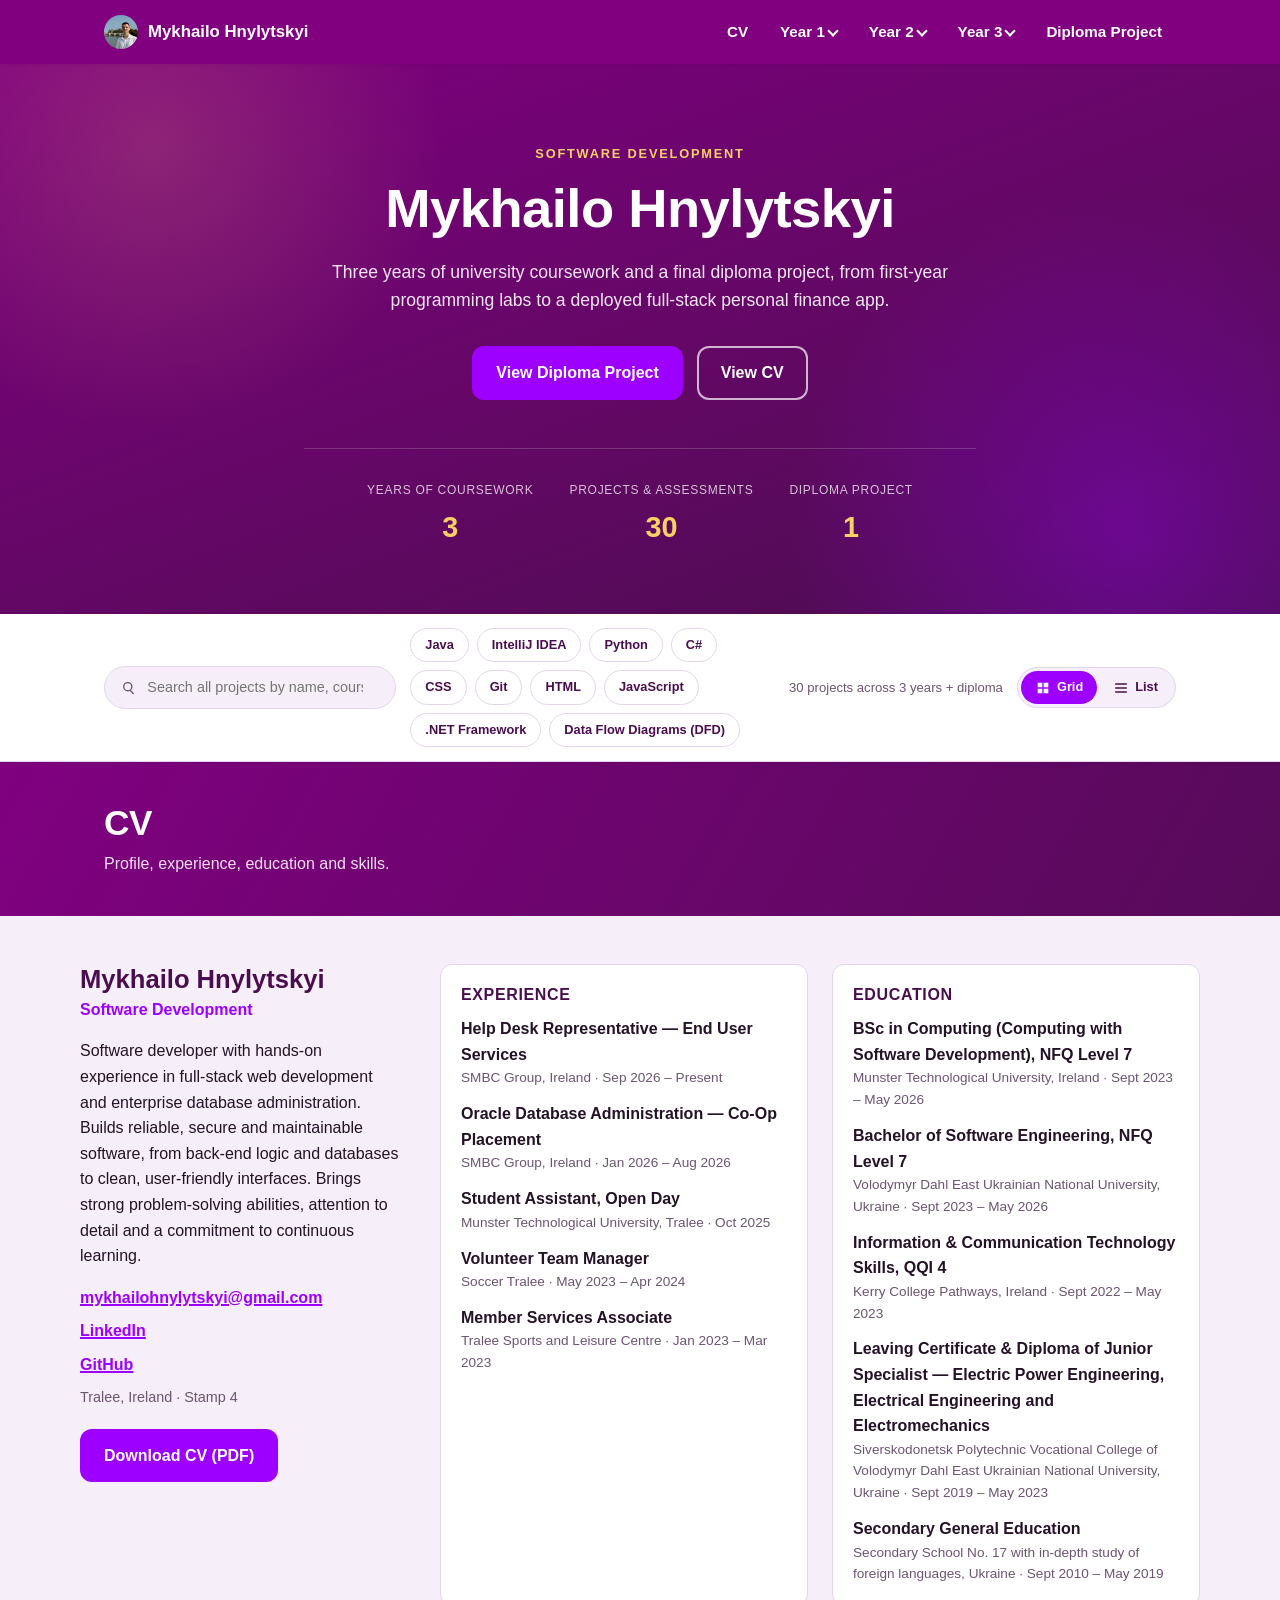
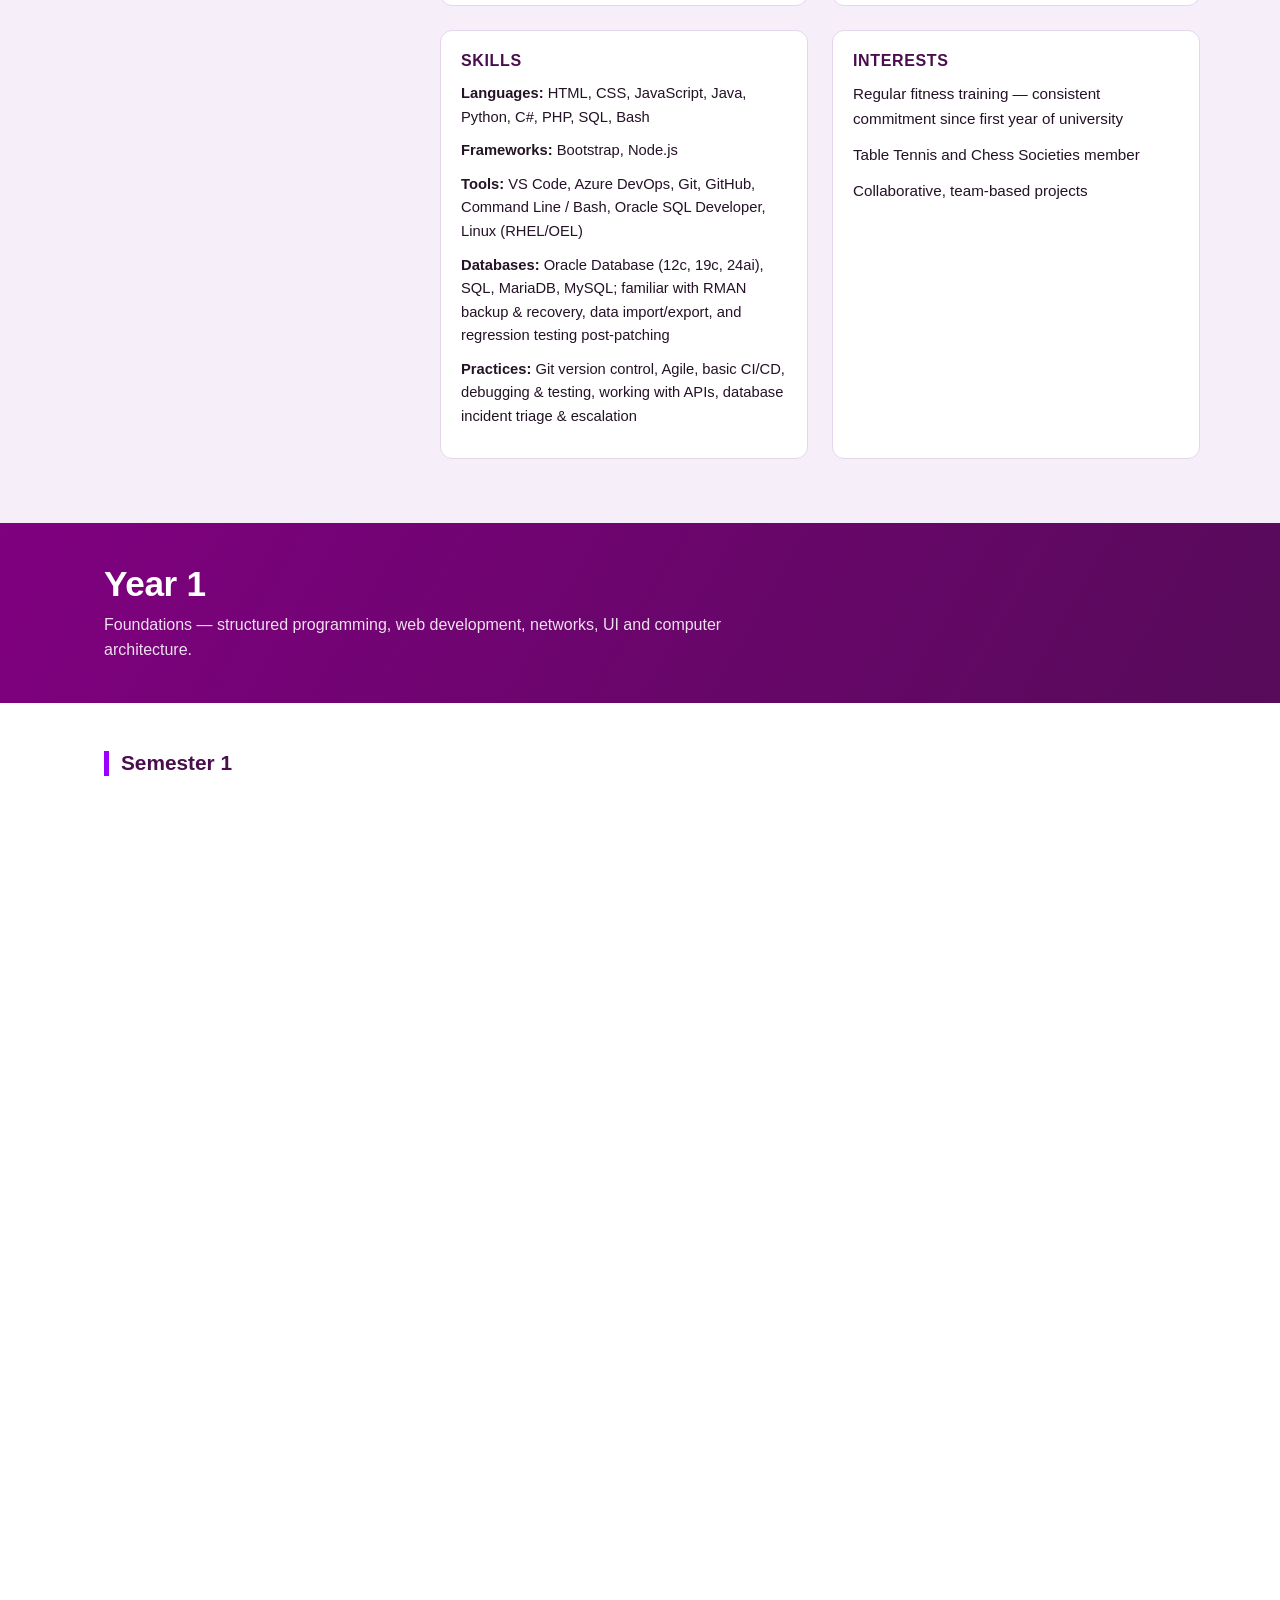
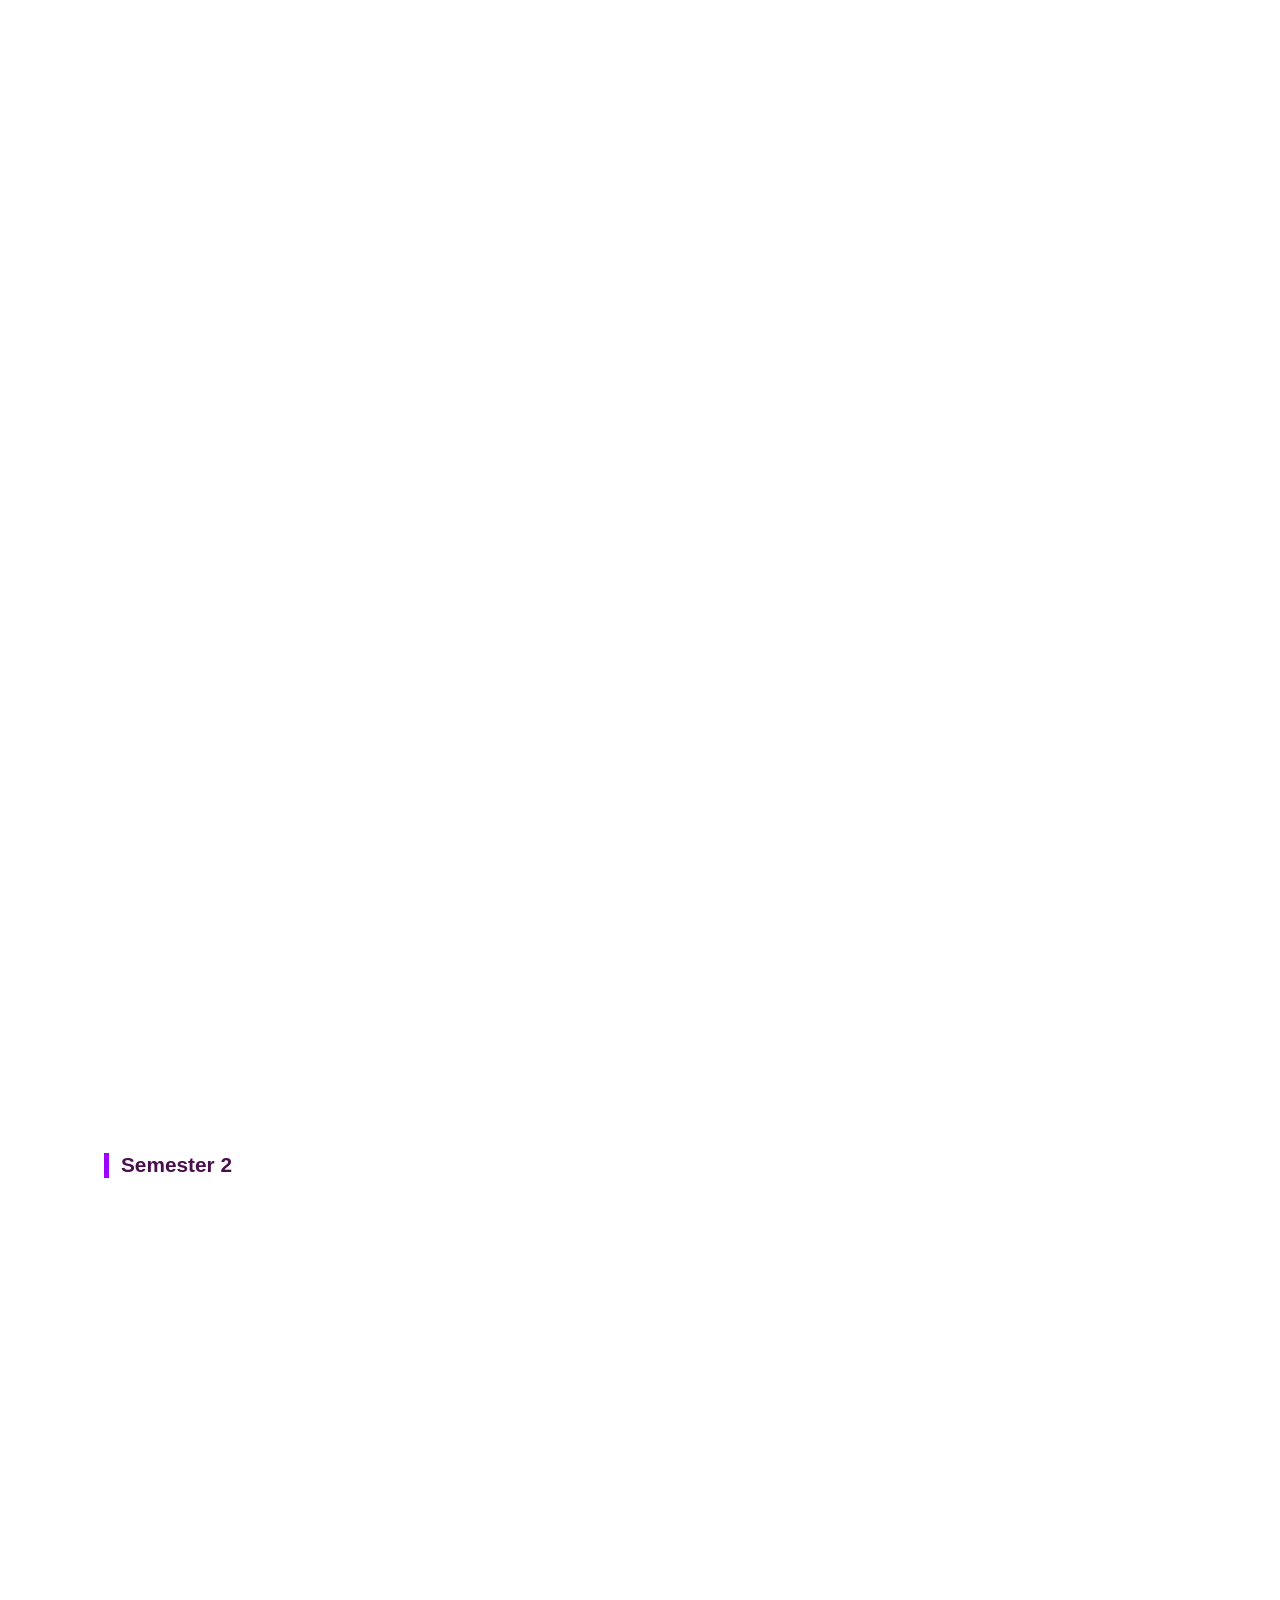
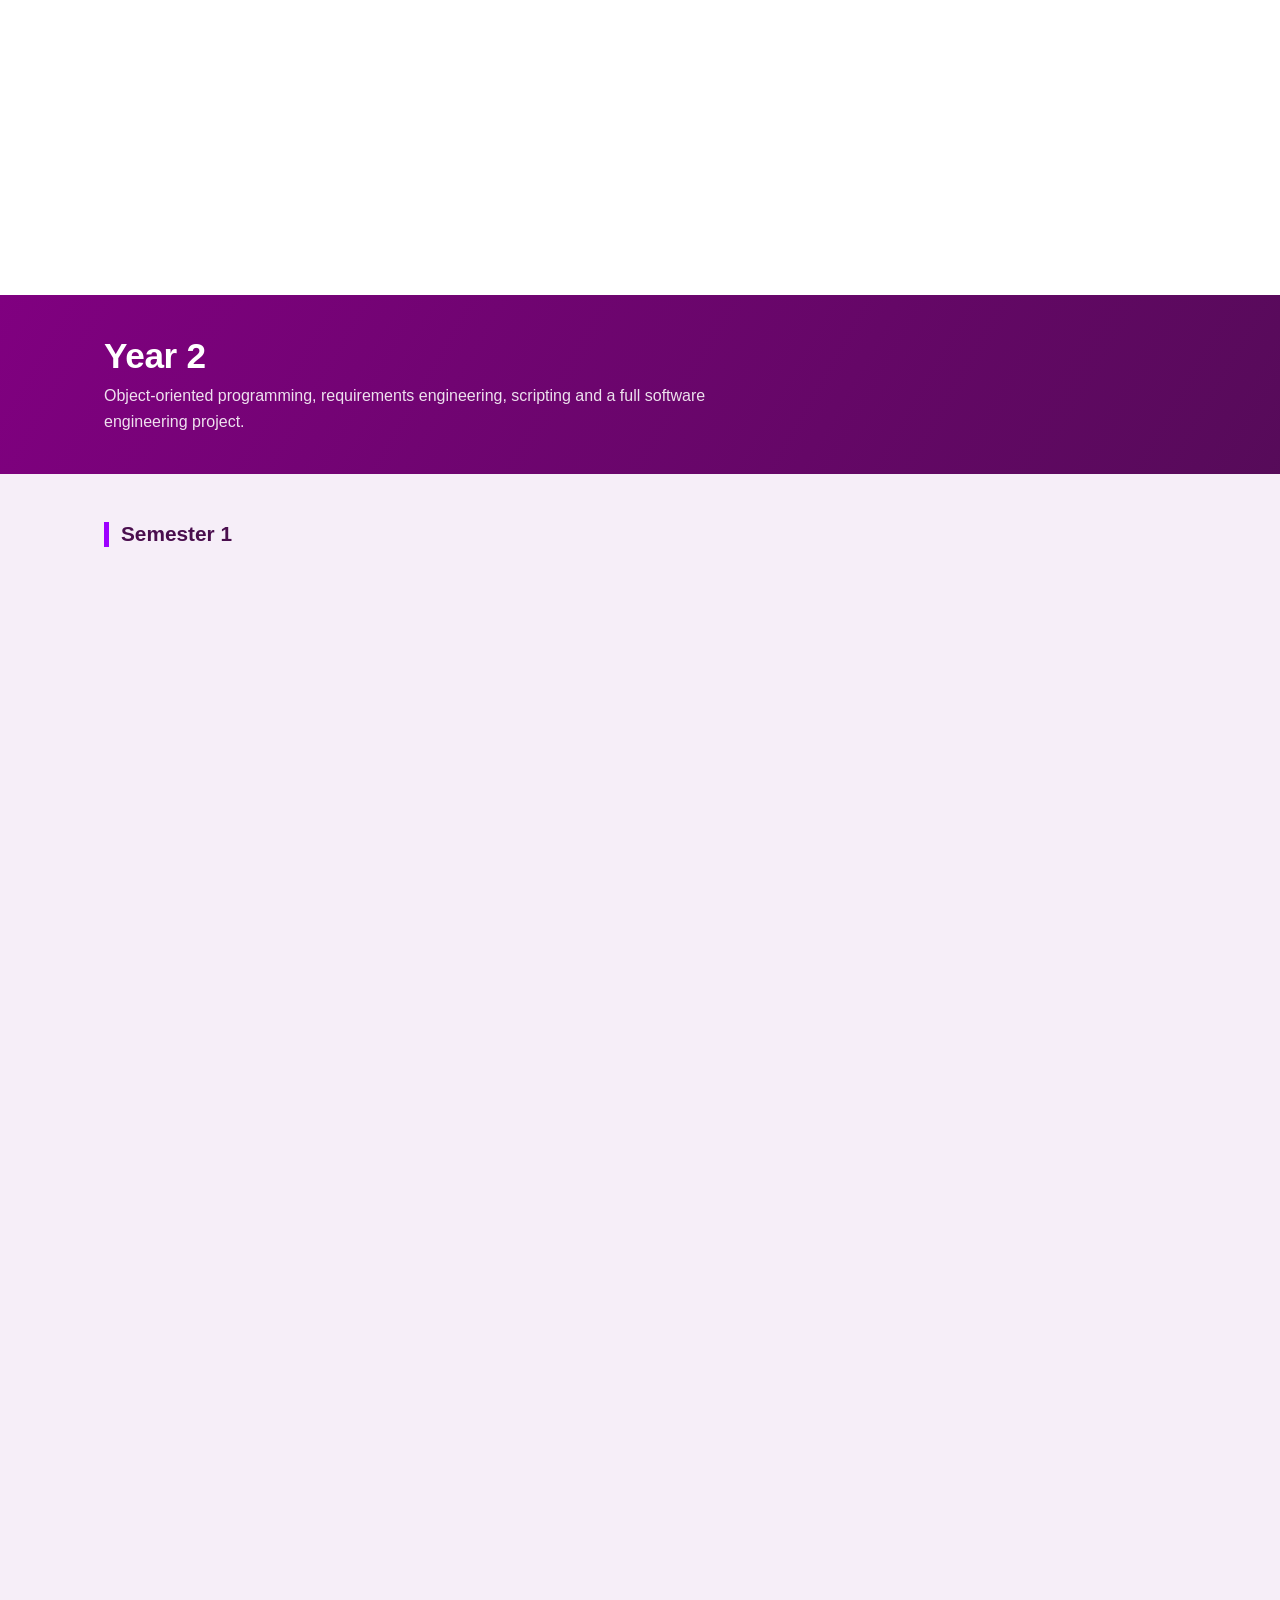
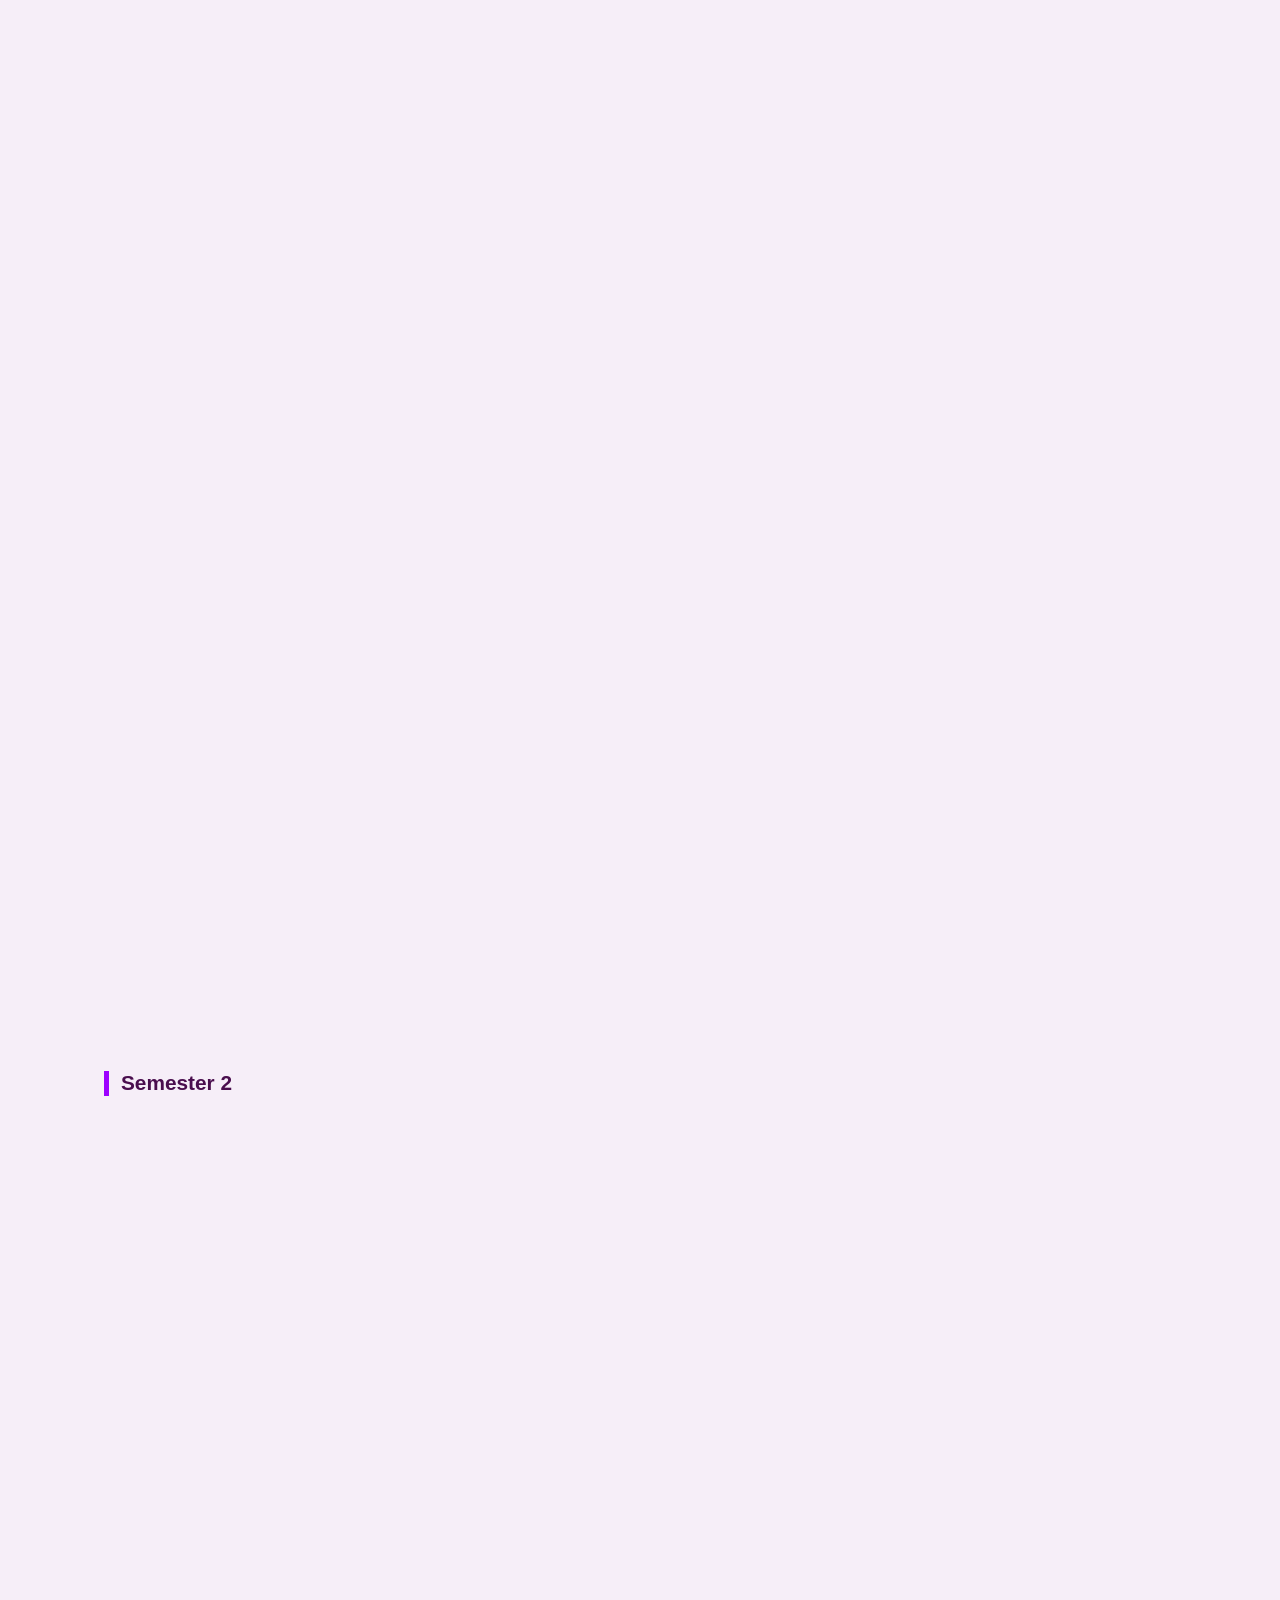
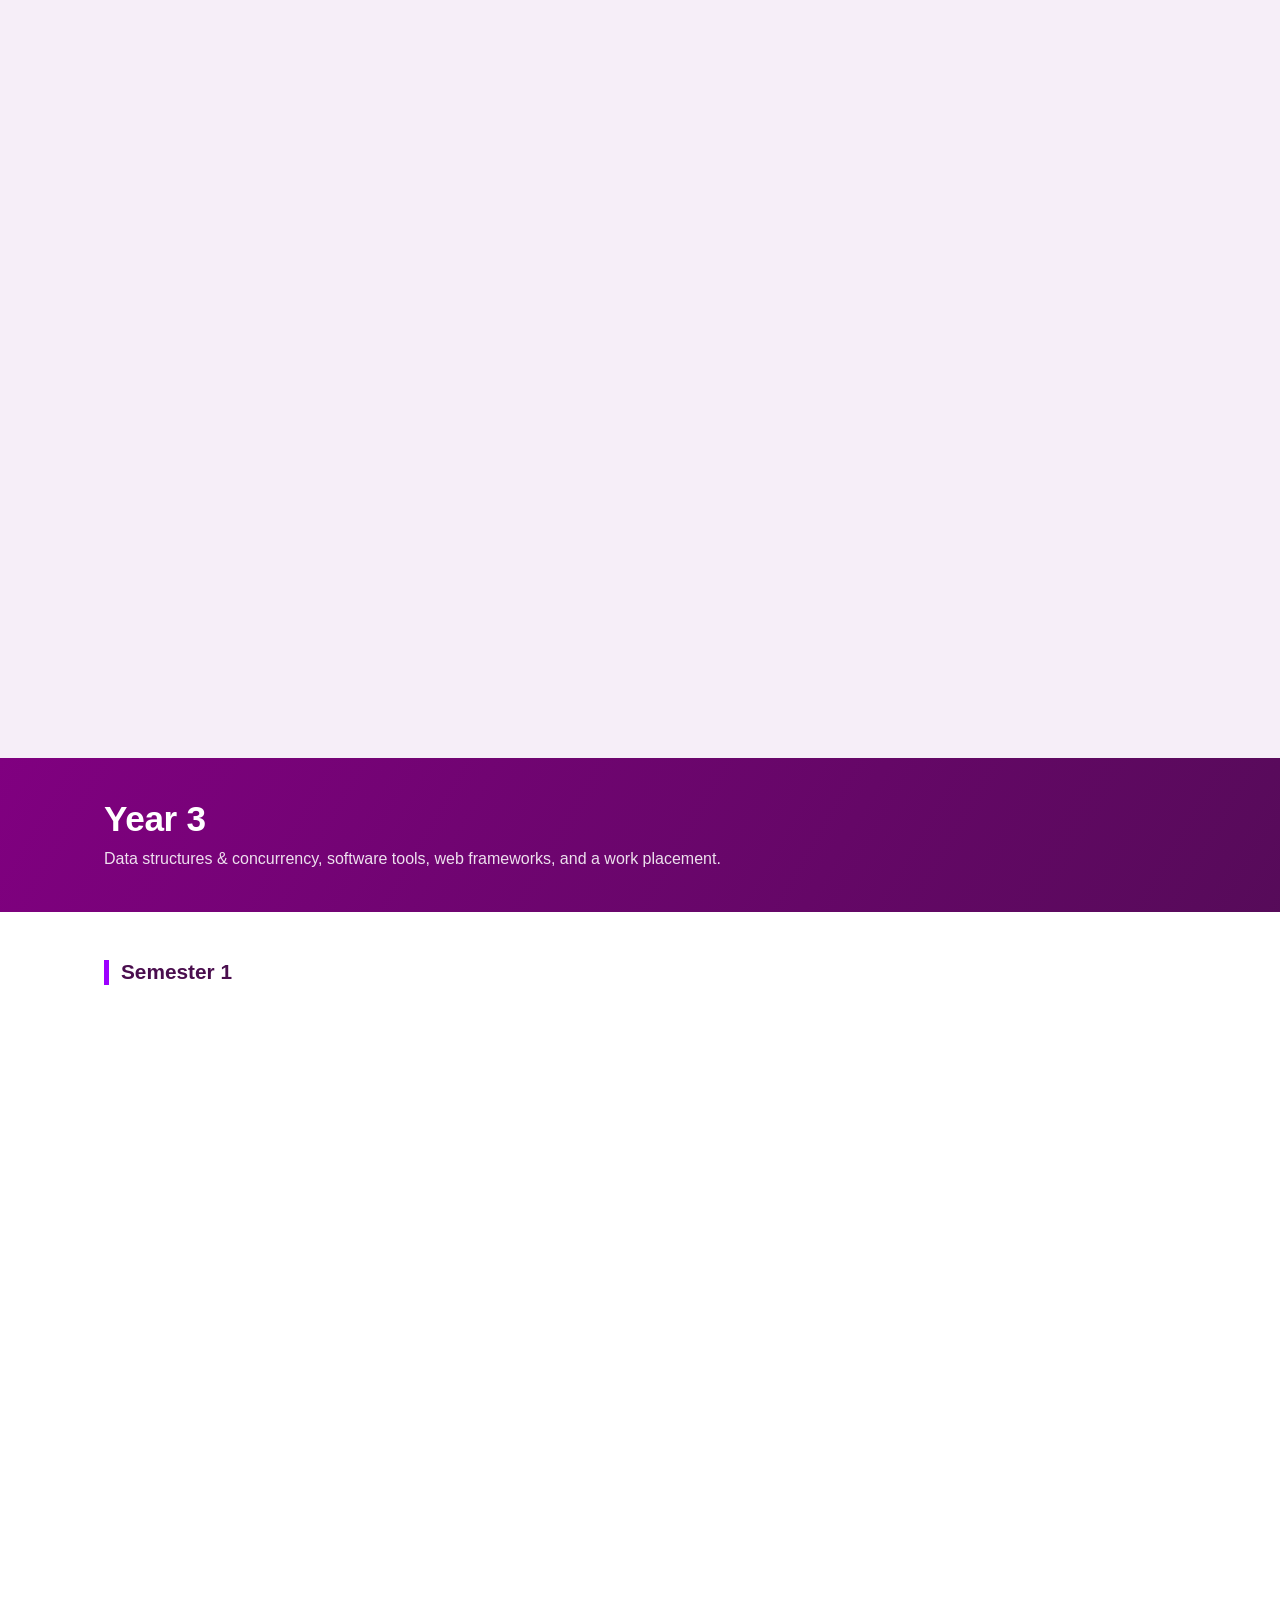
<file: index.html>
<!DOCTYPE html>
<html lang="en">
<head>
<meta charset="UTF-8">
<meta name="viewport" content="width=device-width, initial-scale=1.0">
<!-- Security: this page may only load its own files. No inline scripts or
     styles, no third-party code, frames limited to the site's own demos.
     (Meta CSP works on any host; _headers adds the same as real HTTP headers
     plus clickjacking protection on hosts that support it.) -->
<meta http-equiv="Content-Security-Policy" content="default-src 'none'; script-src 'self'; style-src 'self'; img-src 'self' data:; font-src 'self'; connect-src 'none'; frame-src 'self'; manifest-src 'self'; base-uri 'none'; form-action 'none'; object-src 'none'; upgrade-insecure-requests">
<meta name="referrer" content="strict-origin-when-cross-origin">
<title>Mykhailo Hnylytskyi — Portfolio</title>
<meta name="description" content="Portfolio of university coursework and diploma project by Mykhailo Hnylytskyi, Software Development.">
<link rel="icon" href="data:image/svg+xml,%3Csvg xmlns='http://www.w3.org/2000/svg' viewBox='0 0 32 32'%3E%3Crect width='32' height='32' rx='7' fill='%23800080'/%3E%3Ctext x='16' y='22' font-size='17' font-family='Georgia,serif' fill='%23F8D166' text-anchor='middle'%3EM%3C/text%3E%3C/svg%3E">
<!-- Bump ?v= whenever css/js change so browsers don't keep serving a cached copy -->
<link rel="stylesheet" href="css/styles.css?v=20261009c">
</head>
<body>

<a class="skip-link" href="#main-content">Skip to main content</a>

<header class="site-header" id="top">
  <div class="container header-inner">
    <a class="brand" href="#top">
      <img class="brand-mark" src="assets/images/avatar/avatar.jpg" alt="" aria-hidden="true">
      <span class="brand-name">Mykhailo Hnylytskyi</span>
    </a>

    <button class="nav-toggle" id="navToggle" aria-expanded="false" aria-controls="primaryNav">
      <span class="nav-toggle-bar"></span>
      <span class="nav-toggle-bar"></span>
      <span class="nav-toggle-bar"></span>
      <span class="sr-only">Menu</span>
    </button>

    <nav class="site-nav" id="primaryNav" aria-label="Primary">
      <ul class="nav-list">
        <li><a class="nav-link" href="#cv">CV</a></li>

        <li class="nav-item-dropdown">
          <button class="nav-link nav-dropdown-trigger" data-section="year1" aria-expanded="false" aria-controls="year1Submenu">
            Year 1 <span class="chevron" aria-hidden="true"></span>
          </button>
          <ul class="submenu" id="year1Submenu">
            <li><a href="#year1-sem1">Semester 1</a></li>
            <li><a href="#year1-sem2">Semester 2</a></li>
          </ul>
        </li>

        <li class="nav-item-dropdown">
          <button class="nav-link nav-dropdown-trigger" data-section="year2" aria-expanded="false" aria-controls="year2Submenu">
            Year 2 <span class="chevron" aria-hidden="true"></span>
          </button>
          <ul class="submenu" id="year2Submenu">
            <li><a href="#year2-sem1">Semester 1</a></li>
            <li><a href="#year2-sem2">Semester 2</a></li>
          </ul>
        </li>

        <li class="nav-item-dropdown">
          <button class="nav-link nav-dropdown-trigger" data-section="year3" aria-expanded="false" aria-controls="year3Submenu">
            Year 3 <span class="chevron" aria-hidden="true"></span>
          </button>
          <ul class="submenu" id="year3Submenu">
            <li><a href="#year3-sem1">Semester 1</a></li>
            <li><a href="#year3-sem2">Semester 2</a></li>
          </ul>
        </li>

        <li><a class="nav-link" href="#diploma">Diploma Project</a></li>
      </ul>
    </nav>
  </div>
</header>

<main id="main-content">

  <!-- HERO -->
  <section class="hero">
    <div class="hero-decor" aria-hidden="true"></div>
    <div class="container hero-inner">
      <p class="hero-eyebrow">Software Development</p>
      <h1 class="hero-title">Mykhailo Hnylytskyi</h1>
      <p class="hero-lede">
        Three years of university coursework and a final diploma project, from first-year
        programming labs to a deployed full-stack personal finance app.
      </p>
      <div class="hero-actions">
        <a class="btn btn-cta" href="#diploma">View Diploma Project</a>
        <a class="btn btn-ghost" href="#cv">View CV</a>
      </div>
      <dl class="hero-stats">
        <div class="hero-stat"><dt>Years of coursework</dt><dd>3</dd></div>
        <div class="hero-stat"><dt>Projects &amp; assessments</dt><dd>30</dd></div>
        <div class="hero-stat"><dt>Diploma project</dt><dd>1</dd></div>
      </dl>
    </div>
  </section>

  <!-- PROJECT FILTER -->
  <div class="filter-bar" id="projectFilterBar">
    <div class="container filter-bar-inner">
      <label class="filter-search" for="projectSearch">
        <svg viewBox="0 0 24 24" width="18" height="18" aria-hidden="true" focusable="false"><path fill="none" stroke="currentColor" stroke-width="2" stroke-linecap="round" d="M10 4a6 6 0 1 0 0 12 6 6 0 0 0 0-12Zm8 16-4.35-4.35"/></svg>
        <input type="search" id="projectSearch" placeholder="Search all projects by name, course or tech…">
      </label>
      <div class="filter-chips" id="filterChips" role="group" aria-label="Filter by technology"></div>
      <p class="filter-count" id="filterCount" aria-live="polite"></p>
      <div class="view-toggle" role="group" aria-label="Project layout">
        <button type="button" class="view-toggle-btn" data-view="grid" aria-pressed="true">
          <svg viewBox="0 0 24 24" width="16" height="16" aria-hidden="true" focusable="false"><path fill="currentColor" d="M4 4h7v7H4zm9 0h7v7h-7zM4 13h7v7H4zm9 0h7v7h-7z"/></svg>
          <span class="view-toggle-label">Grid</span>
        </button>
        <button type="button" class="view-toggle-btn" data-view="list" aria-pressed="false">
          <svg viewBox="0 0 24 24" width="16" height="16" aria-hidden="true" focusable="false"><path fill="none" stroke="currentColor" stroke-width="2.2" stroke-linecap="round" d="M4 6h16M4 12h16M4 18h16"/></svg>
          <span class="view-toggle-label">List</span>
        </button>
      </div>
    </div>
  </div>

  <!-- CV -->
  <section id="cv" class="page-section cv-section" aria-labelledby="cv-heading">
    <div class="section-banner">
      <div class="container">
        <h2 id="cv-heading">CV</h2>
        <p class="section-tagline">Profile, experience, education and skills.</p>
      </div>
    </div>

    <div class="container cv-content">
      <div class="cv-intro">
        <h3 class="cv-name">Mykhailo Hnylytskyi</h3>
        <p class="cv-role">Software Development</p>
        <p class="cv-summary">
          Software developer with hands-on experience in full-stack web development and enterprise
          database administration. Builds reliable, secure and maintainable software, from back-end
          logic and databases to clean, user-friendly interfaces. Brings strong problem-solving
          abilities, attention to detail and a commitment to continuous learning.
        </p>
        <div class="cv-contact">
          <a class="cv-contact-link" href="mailto:mykhailohnylytskyi@gmail.com">mykhailohnylytskyi@gmail.com</a>
          <a class="cv-contact-link" href="https://www.linkedin.com/in/mykhailo-hnylytskyi-9b672429a/" target="_blank" rel="noopener">LinkedIn</a>
          <a class="cv-contact-link" href="https://github.com/viterUA" target="_blank" rel="noopener">GitHub</a>
          <span class="cv-contact-location">Tralee, Ireland · Stamp 4</span>
        </div>
        <!--
          UPDATE INSTRUCTIONS:
          - Edit the text above directly to keep this section current.
          - A phone number is intentionally left off this public page to avoid spam scraping;
            add a <a class="cv-contact-link" href="tel:..."> here if you want it listed.
          - "Download CV" links to assets/cv/Mykhailo_Hnylytskyi_CV.pdf, which is generated from the
            private master CV.docx by tools/make_public_cv.py (phone number removed) — rerun that
            script instead of replacing the file by hand.
        -->
        <a class="btn btn-cta cv-download" href="assets/cv/Mykhailo_Hnylytskyi_CV.pdf" download>Download CV (PDF)</a>
      </div>

      <div class="cv-grid">
        <div class="cv-block">
          <h4>Experience</h4>
          <ul class="cv-list">
            <li>
              <span class="cv-item-title">Help Desk Representative — End User Services</span>
              <span class="cv-item-meta">SMBC Group, Ireland · Sep 2026 – Present</span>
            </li>
            <li>
              <span class="cv-item-title">Oracle Database Administration — Co-Op Placement</span>
              <span class="cv-item-meta">SMBC Group, Ireland · Jan 2026 – Aug 2026</span>
            </li>
            <li>
              <span class="cv-item-title">Student Assistant, Open Day</span>
              <span class="cv-item-meta">Munster Technological University, Tralee · Oct 2025</span>
            </li>
            <li>
              <span class="cv-item-title">Volunteer Team Manager</span>
              <span class="cv-item-meta">Soccer Tralee · May 2023 – Apr 2024</span>
            </li>
            <li>
              <span class="cv-item-title">Member Services Associate</span>
              <span class="cv-item-meta">Tralee Sports and Leisure Centre · Jan 2023 – Mar 2023</span>
            </li>
          </ul>
        </div>

        <div class="cv-block">
          <h4>Education</h4>
          <ul class="cv-list">
            <li>
              <span class="cv-item-title">BSc in Computing (Computing with Software Development), NFQ Level 7</span>
              <span class="cv-item-meta">Munster Technological University, Ireland · Sept 2023 – May 2026</span>
            </li>
            <li>
              <span class="cv-item-title">Bachelor of Software Engineering, NFQ Level 7</span>
              <span class="cv-item-meta">Volodymyr Dahl East Ukrainian National University, Ukraine · Sept 2023 – May 2026</span>
            </li>
            <li>
              <span class="cv-item-title">Information &amp; Communication Technology Skills, QQI 4</span>
              <span class="cv-item-meta">Kerry College Pathways, Ireland · Sept 2022 – May 2023</span>
            </li>
            <li>
              <span class="cv-item-title">Leaving Certificate &amp; Diploma of Junior Specialist — Electric Power Engineering, Electrical Engineering and Electromechanics</span>
              <span class="cv-item-meta">Siverskodonetsk Polytechnic Vocational College of Volodymyr Dahl East Ukrainian National University, Ukraine · Sept 2019 – May 2023</span>
            </li>
            <li>
              <span class="cv-item-title">Secondary General Education</span>
              <span class="cv-item-meta">Secondary School No. 17 with in-depth study of foreign languages, Ukraine · Sept 2010 – May 2019</span>
            </li>
          </ul>
        </div>

        <div class="cv-block">
          <h4>Skills</h4>
          <p class="cv-skill-group"><strong>Languages:</strong> HTML, CSS, JavaScript, Java, Python, C#, PHP, SQL, Bash</p>
          <p class="cv-skill-group"><strong>Frameworks:</strong> Bootstrap, Node.js</p>
          <p class="cv-skill-group"><strong>Tools:</strong> VS Code, Azure DevOps, Git, GitHub, Command Line / Bash, Oracle SQL Developer, Linux (RHEL/OEL)</p>
          <p class="cv-skill-group"><strong>Databases:</strong> Oracle Database (12c, 19c, 24ai), SQL, MariaDB, MySQL; familiar with RMAN backup &amp; recovery, data import/export, and regression testing post-patching</p>
          <p class="cv-skill-group"><strong>Practices:</strong> Git version control, Agile, basic CI/CD, debugging &amp; testing, working with APIs, database incident triage &amp; escalation</p>
        </div>

        <div class="cv-block">
          <h4>Interests</h4>
          <ul class="cv-list cv-list-plain">
            <li>Regular fitness training — consistent commitment since first year of university</li>
            <li>Table Tennis and Chess Societies member</li>
            <li>Collaborative, team-based projects</li>
          </ul>
        </div>
      </div>
    </div>
  </section>

  <!-- YEAR 1 -->
  <section id="year1" class="page-section year-section" aria-labelledby="year1-heading">
    <div class="section-banner">
      <div class="container">
        <h2 id="year1-heading">Year 1</h2>
        <p class="section-tagline">Foundations — structured programming, web development, networks, UI and computer architecture.</p>
      </div>
    </div>
    <div class="container">
      <div id="year1-sem1" class="semester-block">
        <h3 class="semester-heading">Semester 1</h3>
        <div class="project-grid" data-year="1" data-semester="1"></div>
      </div>
      <div id="year1-sem2" class="semester-block">
        <h3 class="semester-heading">Semester 2</h3>
        <div class="project-grid" data-year="1" data-semester="2"></div>
      </div>
    </div>
  </section>

  <!-- YEAR 2 -->
  <section id="year2" class="page-section year-section" aria-labelledby="year2-heading">
    <div class="section-banner">
      <div class="container">
        <h2 id="year2-heading">Year 2</h2>
        <p class="section-tagline">Object-oriented programming, requirements engineering, scripting and a full software engineering project.</p>
      </div>
    </div>
    <div class="container">
      <div id="year2-sem1" class="semester-block">
        <h3 class="semester-heading">Semester 1</h3>
        <div class="project-grid" data-year="2" data-semester="1"></div>
      </div>
      <div id="year2-sem2" class="semester-block">
        <h3 class="semester-heading">Semester 2</h3>
        <div class="project-grid" data-year="2" data-semester="2"></div>
      </div>
    </div>
  </section>

  <!-- YEAR 3 -->
  <section id="year3" class="page-section year-section" aria-labelledby="year3-heading">
    <div class="section-banner">
      <div class="container">
        <h2 id="year3-heading">Year 3</h2>
        <p class="section-tagline">Data structures &amp; concurrency, software tools, web frameworks, and a work placement.</p>
      </div>
    </div>
    <div class="container">
      <div id="year3-sem1" class="semester-block">
        <h3 class="semester-heading">Semester 1</h3>
        <div class="project-grid" data-year="3" data-semester="1"></div>
      </div>
      <div id="year3-sem2" class="semester-block">
        <h3 class="semester-heading">Semester 2</h3>
        <div class="project-grid" data-year="3" data-semester="2"></div>
      </div>
    </div>
  </section>

  <!-- DIPLOMA -->
  <section id="diploma" class="page-section diploma-section" aria-labelledby="diploma-heading">
    <div class="section-banner diploma-banner">
      <div class="container">
        <h2 id="diploma-heading">Diploma Project</h2>
        <p class="section-tagline">The final-year capstone project.</p>
      </div>
    </div>
    <div class="container">
      <div id="diploma-content" class="project-grid diploma-grid" data-year="diploma"></div>
    </div>
  </section>

</main>

<footer class="site-footer">
  <div class="container footer-inner">
    <div class="footer-col">
      <h2 class="footer-heading">Sitemap</h2>
      <nav aria-label="Footer sitemap">
        <ul class="footer-sitemap">
          <li><a href="#cv">CV</a></li>
          <li><a href="#year1-sem1">Year 1 — Semester 1</a></li>
          <li><a href="#year1-sem2">Year 1 — Semester 2</a></li>
          <li><a href="#year2-sem1">Year 2 — Semester 1</a></li>
          <li><a href="#year2-sem2">Year 2 — Semester 2</a></li>
          <li><a href="#year3-sem1">Year 3 — Semester 1</a></li>
          <li><a href="#year3-sem2">Year 3 — Semester 2</a></li>
          <li><a href="#diploma">Diploma Project</a></li>
        </ul>
      </nav>
    </div>

    <div class="footer-col footer-col-social">
      <h2 class="footer-heading">Elsewhere</h2>
      <ul class="footer-social">
        <li>
          <a href="https://www.linkedin.com/in/mykhailo-hnylytskyi-9b672429a/" target="_blank" rel="noopener" aria-label="LinkedIn profile">
            <svg viewBox="0 0 24 24" width="22" height="22" aria-hidden="true" focusable="false"><path fill="currentColor" d="M20.45 20.45h-3.56v-5.57c0-1.33-.02-3.03-1.85-3.03-1.86 0-2.14 1.45-2.14 2.94v5.66H9.34V9h3.42v1.56h.05c.48-.9 1.64-1.85 3.38-1.85 3.6 0 4.27 2.37 4.27 5.46v6.28zM5.34 7.43a2.07 2.07 0 1 1 0-4.13 2.07 2.07 0 0 1 0 4.13zM7.12 20.45H3.56V9h3.56v11.45z"/></svg>
            <span>LinkedIn</span>
          </a>
        </li>
        <li>
          <a href="https://github.com/viterUA" target="_blank" rel="noopener" aria-label="GitHub profile">
            <svg viewBox="0 0 24 24" width="22" height="22" aria-hidden="true" focusable="false"><path fill="currentColor" d="M12 2C6.48 2 2 6.58 2 12.25c0 4.53 2.87 8.37 6.84 9.73.5.1.68-.22.68-.5 0-.24-.01-1.04-.01-1.88-2.78.61-3.37-1.2-3.37-1.2-.45-1.18-1.11-1.49-1.11-1.49-.9-.63.07-.62.07-.62 1 .07 1.53 1.05 1.53 1.05.89 1.56 2.34 1.11 2.91.85.09-.66.35-1.11.63-1.37-2.22-.26-4.56-1.14-4.56-5.07 0-1.12.39-2.03 1.03-2.75-.1-.26-.45-1.31.1-2.73 0 0 .84-.27 2.75 1.05a9.3 9.3 0 0 1 5.01 0c1.91-1.32 2.75-1.05 2.75-1.05.55 1.42.2 2.47.1 2.73.64.72 1.03 1.63 1.03 2.75 0 3.94-2.34 4.8-4.57 5.06.36.32.68.94.68 1.9 0 1.37-.01 2.47-.01 2.81 0 .28.18.61.69.5A10.26 10.26 0 0 0 22 12.25C22 6.58 17.52 2 12 2z"/></svg>
            <span>GitHub</span>
          </a>
        </li>
      </ul>
    </div>
  </div>
  <div class="container footer-bottom">
    <p>&copy; <span id="footerYear"></span> Mykhailo Hnylytskyi.</p>
  </div>
</footer>


<button class="back-to-top" id="backToTop" type="button" aria-label="Back to top">
  <svg viewBox="0 0 24 24" width="20" height="20" aria-hidden="true" focusable="false"><path fill="none" stroke="currentColor" stroke-width="2.5" stroke-linecap="round" stroke-linejoin="round" d="M6 15l6-6 6 6"/></svg>
</button>

<script src="js/projects.js?v=20261009c"></script>
<script src="js/app.js?v=20261009c"></script>
</body>
</html>
</file>
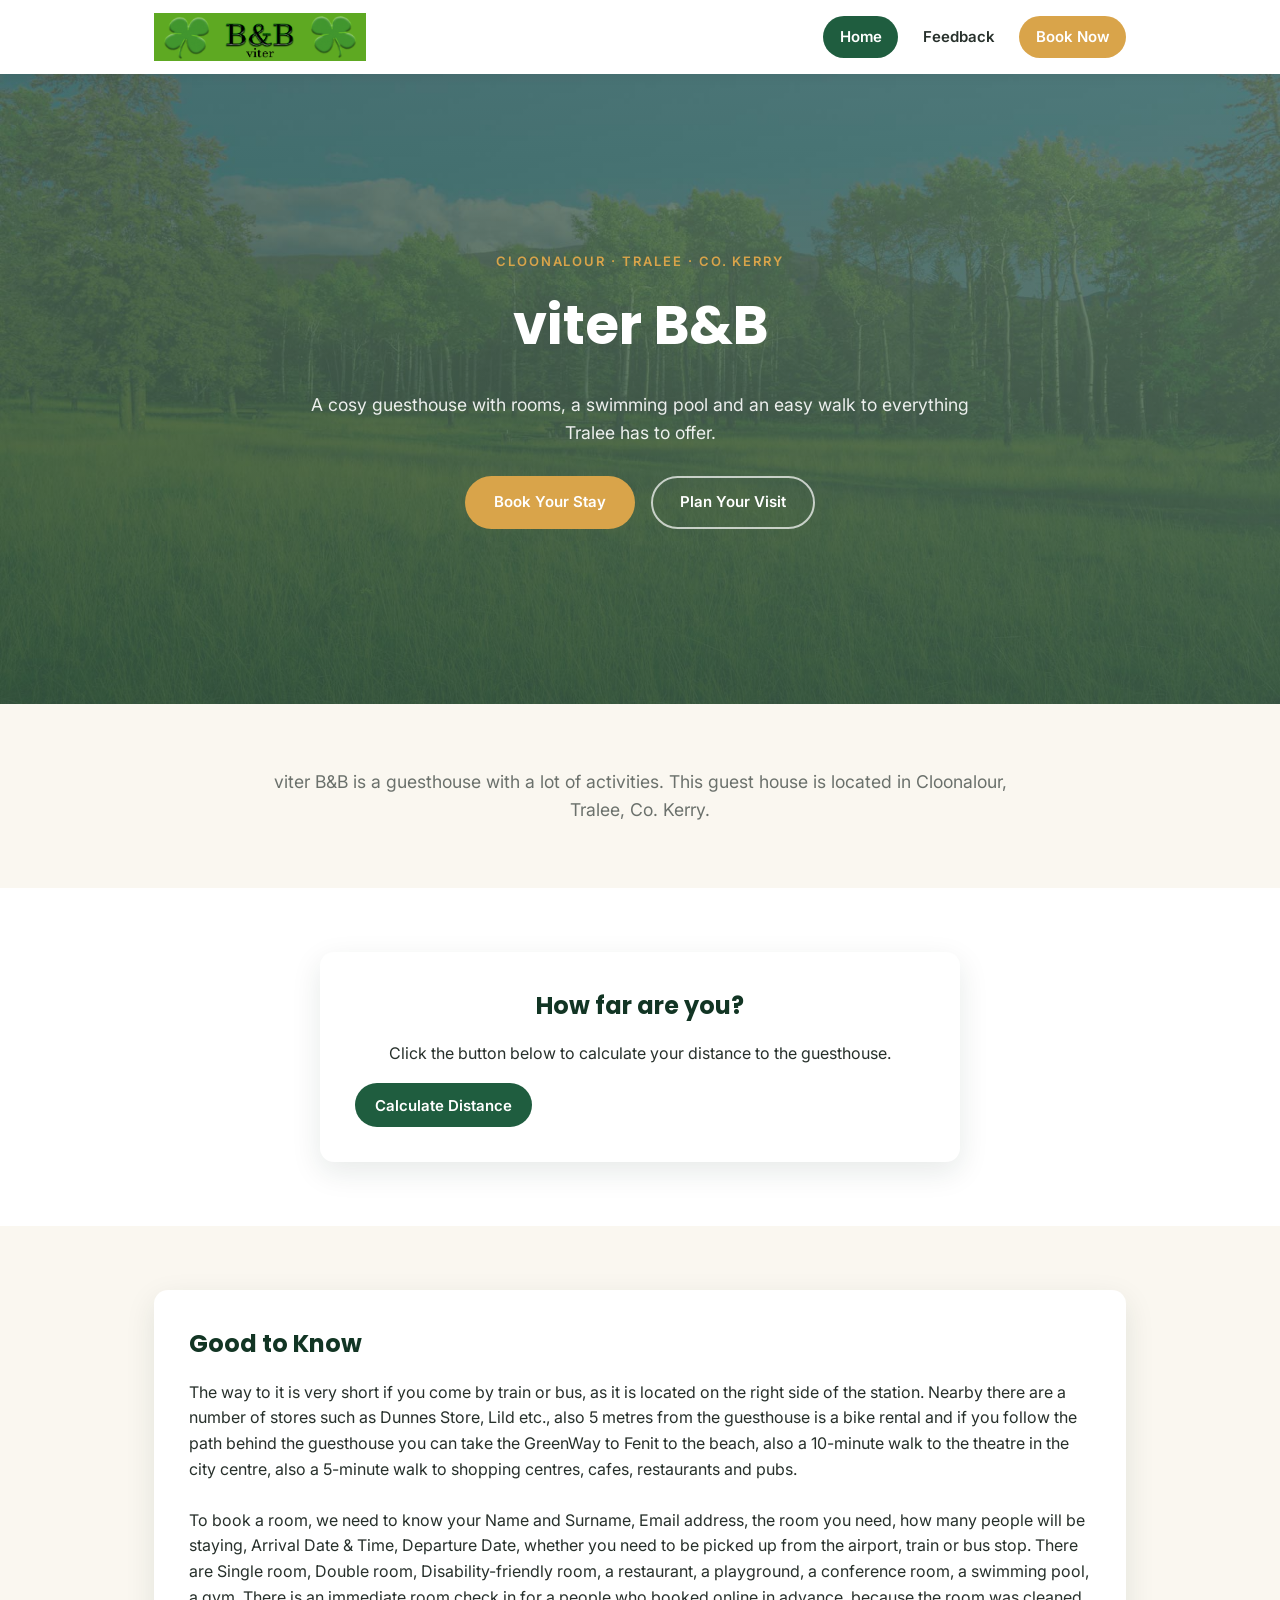
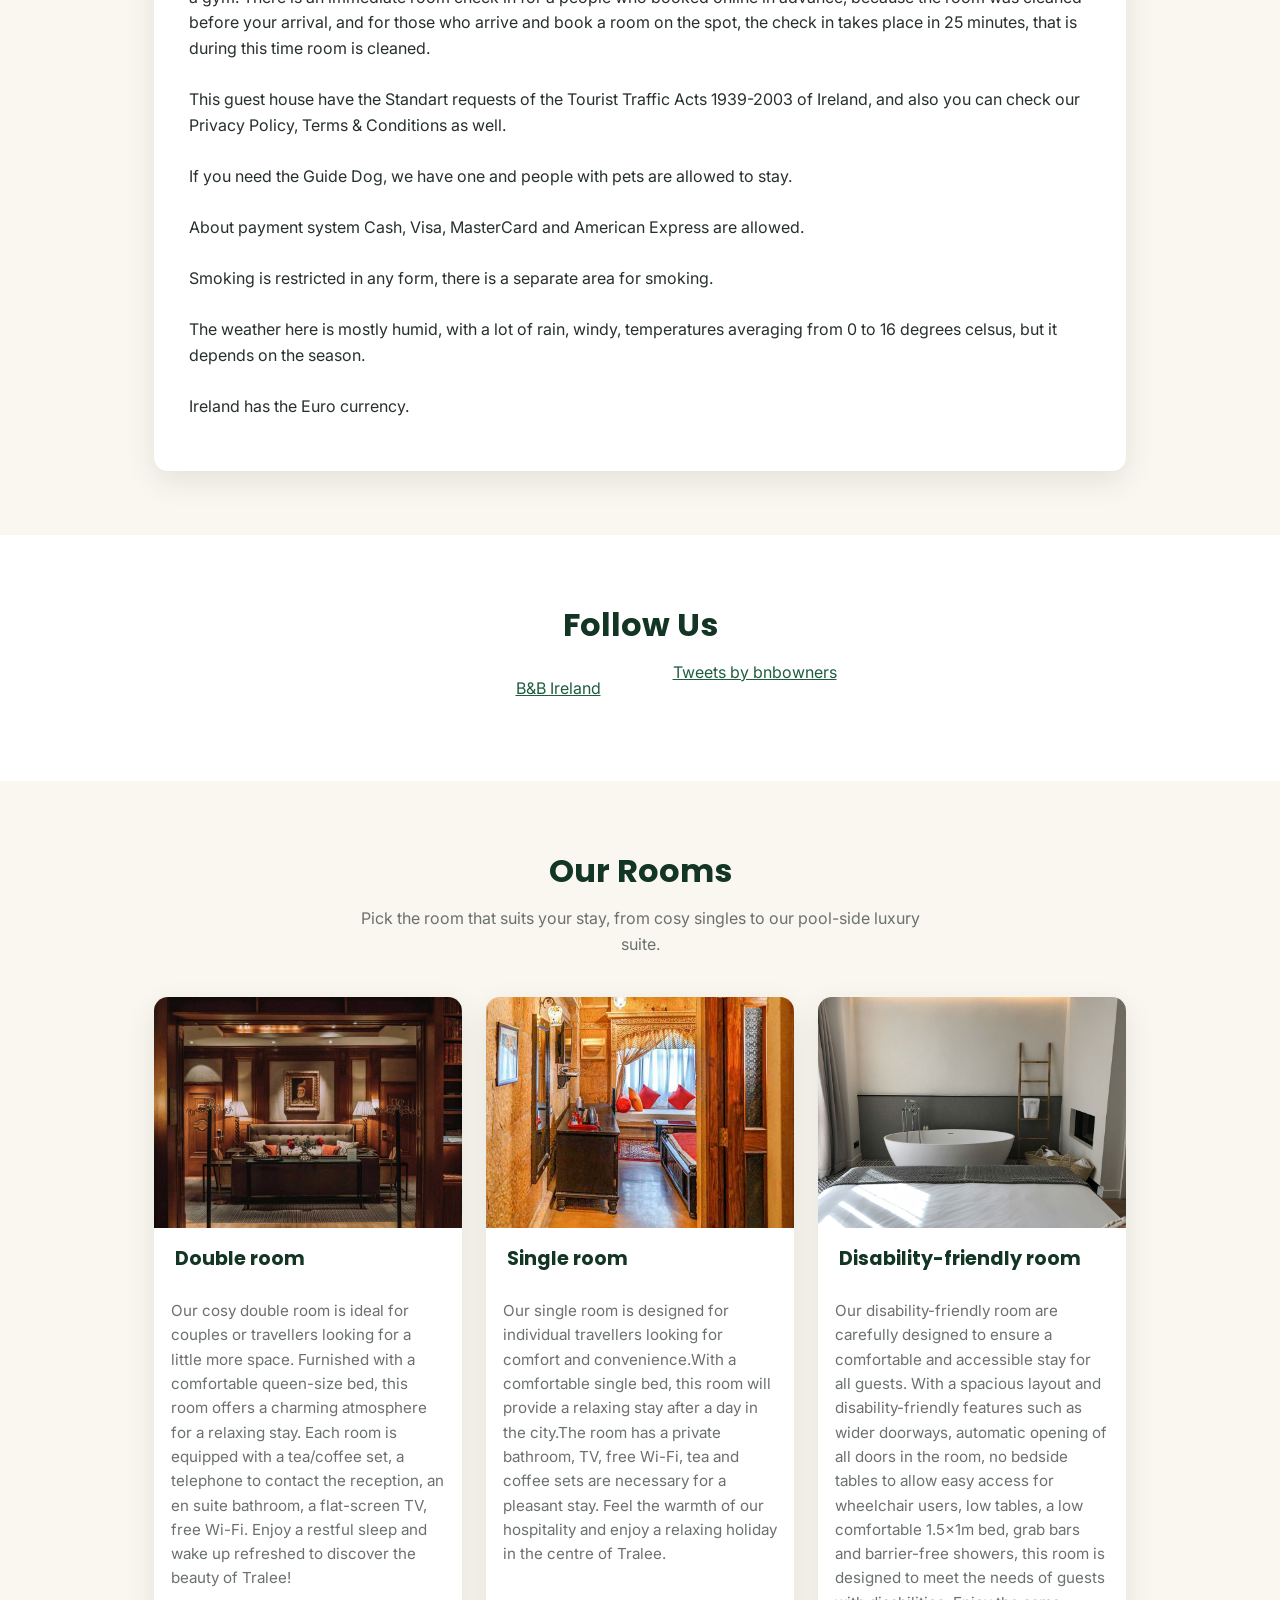
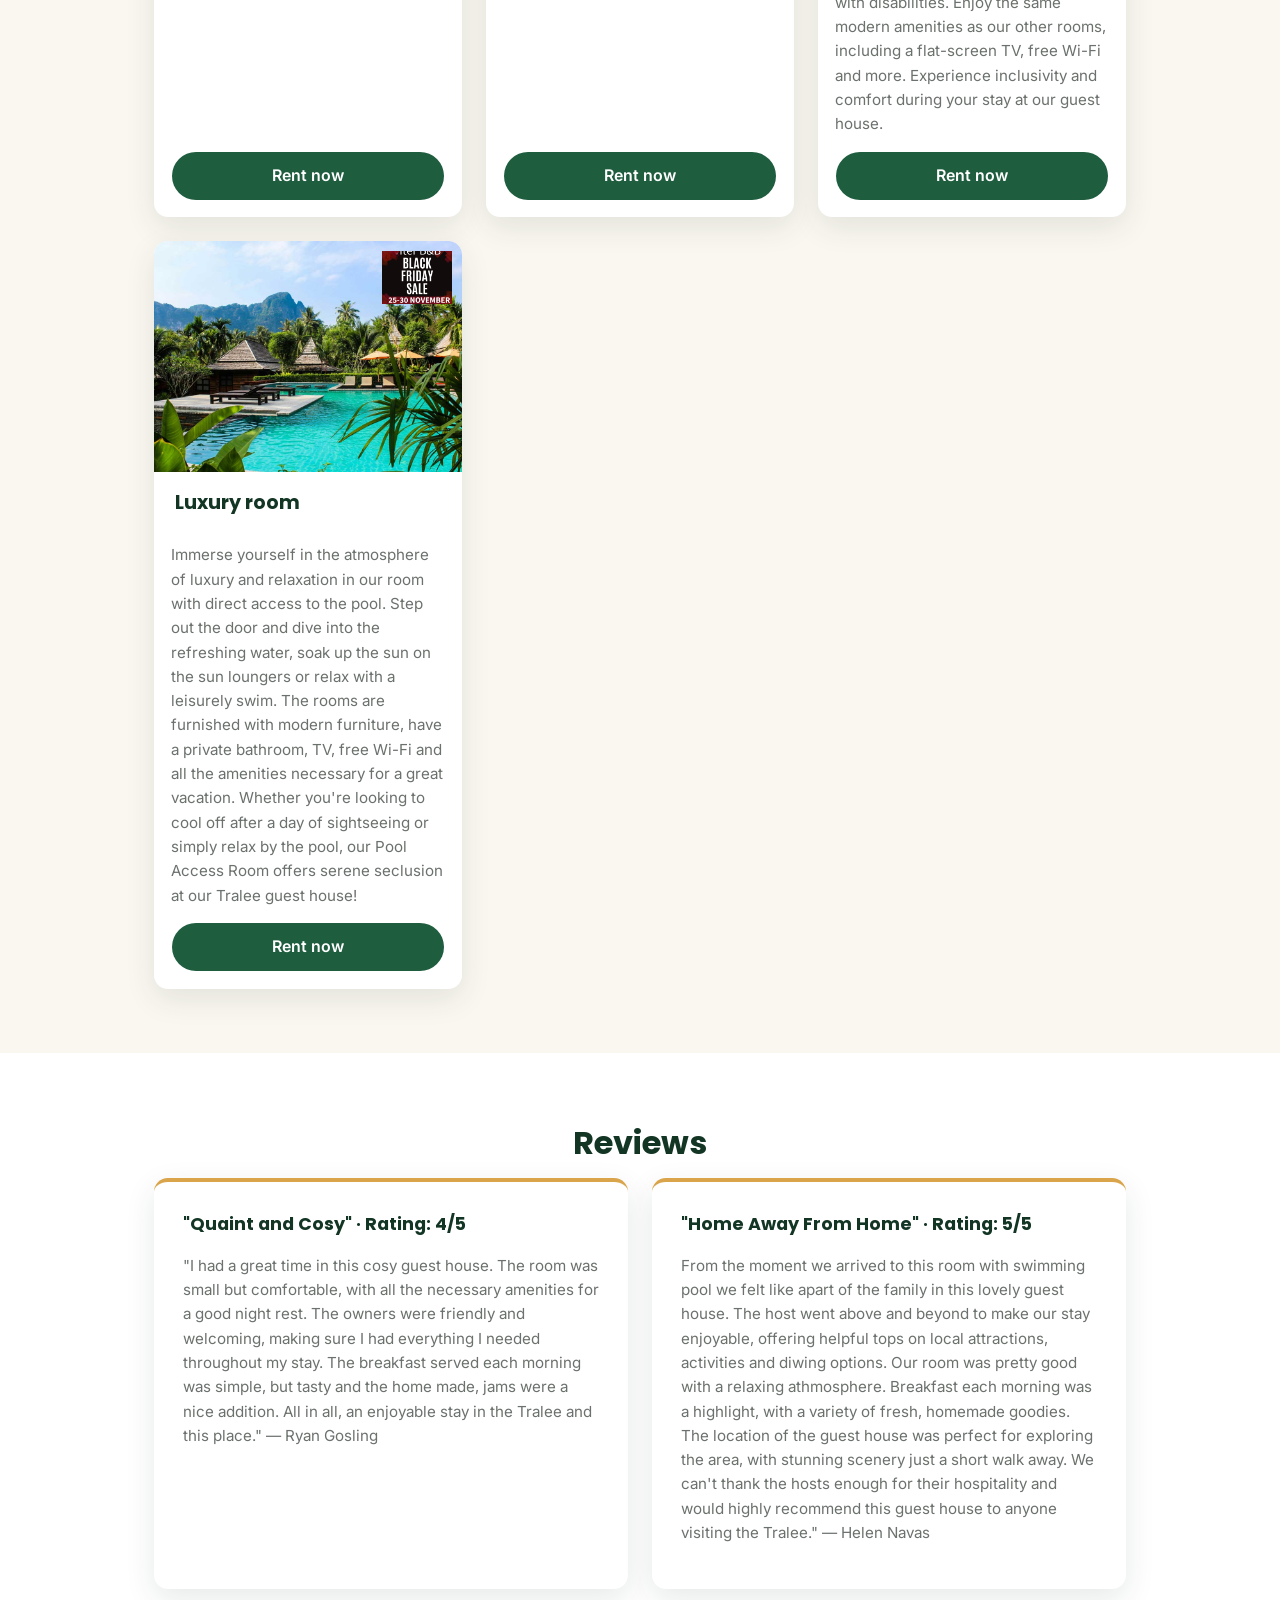
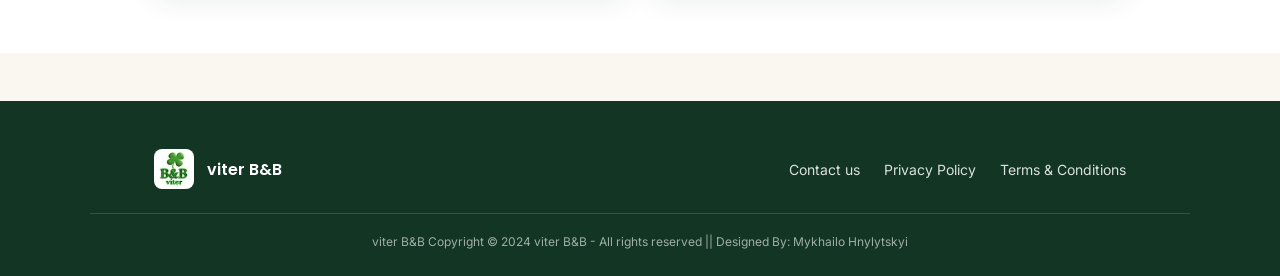
<file: assets/demos/bnb/Index.html>
<!DOCTYPE html>
<html lang='en'>
<head>
    <title>viter B&B</title>
    <meta charset="utf-8">
    <link rel="stylesheet" href="style.css">
    <meta name="viewport" content="width=device-width, initial-scale=1">

    <meta name="title" content="viter B&B">
    <meta name="description" content="viter B&B is a guesthouse with a lot of
        activities. This guesthouse is located in Cloonalour, Tralee, Co. Kerry.">
    <meta name="keywords" content="Fast food, Breakfast, Tralee, Ireland, Swimming Pool, Luxury Room, nature, Wine Bar">
    <meta name="robots" content="index, follow">
    <meta name="language" content="English">
    <meta name="author" content="Mykhailo Hnylytskyi">

    <!--Favicon-->
    <link rel="apple-touch-icon" sizes="180x180" href="favicon/apple-touch-icon.png">
    <link rel="icon" type="image/png" sizes="32x32" href="favicon/favicon-32x32.png">
    <link rel="icon" type="image/png" sizes="16x16" href="favicon/favicon-16x16.png">
    <link rel="manifest" href="favicon/site.webmanifest">
    <link rel="mask-icon" href="favicon/safari-pinned-tab.svg" color="#1f5d3f">
    <meta name="msapplication-TileColor" content="#1f5d3f">
    <meta name="theme-color" content="#1f5d3f">
    <script src="distancecalc.js"></script>

<script>
if (navigator.geolocation) {
    navigator.geolocation.getCurrentPosition(showPosition);
} else if (document.getElementById("demo")) {
    document.getElementById("demo").innerHTML = "Geolocation not supported by this browser";
}

function showPosition(position) {
    if (document.getElementById('demo')) {
        document.getElementById('demo').innerHTML = "Latitiute is " + position.coords.latitude + " Longitute is " + position.coords.longitude;
    }
}

function success(position) {
    document.getElementById('visitus').style.display = 'block';

    document.getElementById('coordlat').innerHTML = position.coords.latitude;
    document.getElementById('coordlong').innerHTML = position.coords.longitude;

    document.getElementById('distance2').innerHTML = getDistanceFromLatLonInKm(52.27146849101648, -9.70090773075332,
        position.coords.latitude, position.coords.longitude);
}
</script>
  </head>
  <body>

<header class="site-header">
    <div class="header-inner">
        <a class="logo" href="Index.html"><img src="Images/logo.png" alt="viter B&B logo"></a>
        <nav>
            <ul>
                <li><a class="active" href="#home">Home</a></li>
                <li><a href="FeedBack.html">Feedback</a></li>
                <li><a class="nav-cta" href="Rent.html">Book Now</a></li>
            </ul>
        </nav>
    </div>
</header>

<section class="hero" id="home">
    <div class="hero-content">
        <span class="eyebrow">Cloonalour &middot; Tralee &middot; Co. Kerry</span>
        <h1>viter B&amp;B</h1>
        <p>A cosy guesthouse with rooms, a swimming pool and an easy walk to everything Tralee has to offer.</p>
        <div class="hero-actions">
            <a class="btn btn-accent" href="Rent.html">Book Your Stay</a>
            <a class="btn btn-outline" href="#distance">Plan Your Visit</a>
        </div>
    </div>
</section>

<main>

    <section class="section intro">
        <div class="wrap">
            <p>viter B&B is a guesthouse with a lot of activities. This guest house is located in Cloonalour, Tralee, Co. Kerry.</p>
        </div>
    </section>

    <section class="section alt" id="distance">
        <div class="wrap">
            <div class="card distance-card">
                <h2>How far are you?</h2>
                <p>Click the button below to calculate your distance to the guesthouse.</p>

                <button class="btn btn-primary" onclick="navigator.geolocation.getCurrentPosition(success);">Calculate Distance</button>

                <div id="visitus" class="distance-result">
                    <p>You're <span id="distance2">0</span> mi from Cloonalour, Tralee, Co. Kerry. Come visit!</p>
                    <p>Your current lat is: <span id="coordlat">0</span> &middot;
                    Your current long is: <span id="coordlong">0</span></p>
                </div>
            </div>
        </div>
    </section>

    <section class="section">
        <div class="wrap">
            <div class="card info-card">
                <h2>Good to Know</h2>
                <p>The way to it is very short if you come by train or bus,
                    as it is located on the right side of the station.
                    Nearby there are a number of stores such as Dunnes Store, Lild etc.,
                    also 5 metres from the guesthouse is a bike rental and if you follow the path
                    behind the guesthouse you can take the GreenWay to Fenit to the beach,
                    also a 10-minute walk to the theatre in the city centre, also a 5-minute walk
                    to shopping centres, cafes, restaurants and pubs.<br><br> To book a room,
                    we need to know your Name and Surname, Email address, the room you need,
                    how many people will be staying, Arrival Date &amp; Time, Departure Date,
                    whether you need to be picked up from the airport, train or bus stop.
                    There are Single room, Double room, Disability-friendly room, a restaurant,
                    a playground, a conference room, a swimming pool, a gym. There is
                    an immediate room check in for a people who booked online in advance,
                    because the room was cleaned before your arrival, and for those who
                    arrive and book a room on the spot, the check in takes place in 25 minutes,
                    that is during this time room is cleaned. <br><br> This guest house have
                    the Standart requests of the Tourist Traffic Acts 1939-2003 of Ireland,
                    and also you can check our Privacy Policy, Terms &amp; Conditions as well.
                    <br><br> If you need the Guide Dog, we have one and people with pets
                    are allowed to stay.<br><br> About payment system Cash, Visa, MasterCard
                    and American Express are allowed.<br><br> Smoking is restricted in any
                    form, there is a separate area for smoking.<br><br>The weather here is
                    mostly humid, with a lot of rain, windy, temperatures averaging from
                    0 to 16 degrees celsus, but it depends on the season. <br><br> Ireland
                    has the Euro currency.</p>
            </div>
        </div>
    </section>

    <section class="section alt">
        <div class="wrap">
            <h2 class="section-title">Follow Us</h2>
            <div class="pageplugin">
                <!--Facebook Page Plaguin (https://developers.facebook.com/docs/plugins/page-plugin/)-->
                <div id="fb-root"></div>
                <script async defer crossorigin="anonymous"
                src="https://connect.facebook.net/en_US/sdk.js#xfbml=1&version=v19.0"
                nonce="zbJQEA8w"></script>
                <div class="fb-page"
                data-href="https://www.facebook.com/irelandbedandbreakfast/"
                data-tabs="timeline" data-width="220" data-height="220"
                data-small-header="false" data-adapt-container-width="true"
                data-hide-cover="false" data-show-facepile="true"><blockquote
                cite="https://www.facebook.com/irelandbedandbreakfast/"
                class="fb-xfbml-parse-ignore">
                <a href="https://www.facebook.com/irelandbedandbreakfast/">B&amp;B Ireland</a>
                </blockquote></div>

                <!--X (https://publish.twitter.com/#)-->
                <a class="twitter-timeline" data-lang="en"
                data-width="220" data-height="220"
                href="https://twitter.com/bnbowners?ref_src=twsrc%5Etfw">Tweets by bnbowners</a>
                <script async src="https://platform.twitter.com/widgets.js" charset="utf-8"></script>
            </div>
        </div>
    </section>

    <section class="section rooms-section">
        <div class="wrap">
            <h2 class="section-title">Our Rooms</h2>
            <p class="section-subtitle">Pick the room that suits your stay, from cosy singles to our pool-side luxury suite.</p>

            <div class="place">

                <div class="container">
                    <img src="Images/rod-long-2P_ifaetDm0-unsplash.jpg" alt="room">

                    <h2>Double room</h2>

                    <p>Our cosy double room is ideal for couples or travellers looking for a
                        little more space.<span class="hiddenText"> Furnished with a comfortable queen-size bed, this room
                        offers a charming atmosphere for a relaxing stay. Each room is equipped
                        with a tea/coffee set, a telephone to contact the reception, an en suite bathroom,
                        a flat-screen TV, free Wi-Fi. Enjoy a restful sleep and wake up refreshed
                        to discover the beauty of Tralee!</span></p>

                    <a href="Rent.html"><div class="button">Rent now</div></a>

                </div>

                <div class="container">
                    <picture>
                        <source srcset="Images/hotel-lal-garh-fort-and-palace-kzwWwsDUvas-unsplash-croped.jpg" media="(max-width:768px)">
                        <img src="Images/hotel-lal-garh-fort-and-palace-kzwWwsDUvas-unsplash.jpg" alt="room">
                    </picture>

                    <h2>Single room</h2>

                    <p>Our single room is designed for individual travellers looking for
                        comfort and convenience.<span class="hiddenText">With a comfortable single bed, this room will provide
                        a relaxing stay after a day in the city.The room has a private bathroom, TV,
                        free Wi-Fi, tea and coffee sets are necessary for a pleasant stay.
                        Feel the warmth of our hospitality and enjoy a relaxing holiday in the centre of Tralee.</span></p>

                    <a href="Rent.html"><div class="button">Rent now</div></a>

                </div>

                <div class="container">
                    <img src="Images/john-cameron-_RKgdOuNzY0-unsplash.jpg" alt="room">

                    <h2>Disability-friendly room</h2>

                    <p>Our disability-friendly room are carefully designed to ensure a
                        comfortable and accessible stay for all guests.<span class="hiddenText"> With a spacious layout
                        and disability-friendly features such as wider doorways, automatic opening
                        of all doors in the room, no bedside tables to allow easy access for
                        wheelchair users, low tables, a low comfortable 1.5x1m bed, grab bars
                        and barrier-free showers, this room is designed to meet the needs of guests
                        with disabilities. Enjoy the same modern amenities as our other rooms,
                        including a flat-screen TV, free Wi-Fi and more. Experience inclusivity
                        and comfort during your stay at our guest house.</span></p>

                    <a href="Rent.html"><div class="button">Rent now</div></a>

                </div>

                <div class="container">

                    <div class="relative"><img src="Images/sara-dubler-Koei_7yYtIo-unsplash.jpg" alt="room">
                    <!-- image Sign design by tamplate from https://www.canva.com/-->
                    <div class="picture"><img src="Images/sign.png" alt="sale"></div>
                    </div>

                    <h2>Luxury room</h2>

                    <p>Immerse yourself in the atmosphere of luxury and relaxation in our room
                        with direct access to the pool.<span class="hiddenText"> Step out the door and dive into the
                        refreshing water, soak up the sun on the sun loungers or relax with
                        a leisurely swim. The rooms are furnished with modern furniture, have
                        a private bathroom, TV, free Wi-Fi and all the amenities necessary for
                        a great vacation. Whether you're looking to cool off after a day of
                        sightseeing or simply relax by the pool, our Pool Access Room offers serene
                        seclusion at our Tralee guest house!</span></p>

                    <a href="Rent.html"><div class="button">Rent now</div></a>

                </div>

            </div>
        </div>
    </section>

    <section class="section alt">
        <div class="wrap">
            <h2 class="section-title">Reviews</h2>

            <div class="reviews-grid">

                <div class="review-card">
                    <h3>"Quaint and Cosy" &middot; Rating: 4/5</h3>
                    <p>"I had a great time in this cosy guest house. The room was small but
                        comfortable, with all the necessary amenities for a good night rest.
                        The owners were friendly and welcoming, making sure I had everything I
                        needed throughout my stay. The breakfast served each morning was simple,
                        but tasty and the home made, jams were a nice addition. All in all, an
                        enjoyable stay in the Tralee and this place." &mdash; Ryan Gosling</p>
                </div>

                <div class="review-card">
                    <h3>"Home Away From Home" &middot; Rating: 5/5</h3>
                    <p>From the moment we arrived to this room with swimming pool we felt
                        like apart of the family in this lovely guest house. The host went
                        above and beyond to make our stay enjoyable, offering helpful tops on local
                        attractions, activities and diwing options. Our room was pretty good with a
                        relaxing athmosphere. Breakfast each morning was a highlight, with a variety
                        of fresh, homemade goodies. The location of the guest house was perfect for
                        exploring the area, with stunning scenery just a short walk away. We can't
                        thank the hosts enough for their hospitality and would highly recommend this
                        guest house to anyone visiting the Tralee." &mdash; Helen Navas</p>
                </div>

            </div>
        </div>
    </section>

</main>

<footer class="site-footer">
    <div class="wrap footer-grid">
        <div class="footer-brand">
            <img src="Images/favicon.jpg" alt="viter B&B logo">
            <span>viter B&B</span>
        </div>
        <ul class="footer-links">
            <li><a href="mailto:Mylhailo.Hnylytskyi@students.ittralee.ie">Contact us</a></li>
            <li><a href="https://www.bandbireland.com/pages/privacy">Privacy Policy</a></li>
            <li><a href="https://www.bandbireland.com/pages/terms-conditions">Terms &amp; Conditions</a></li>
        </ul>
    </div>

    <p class="footer-bottom">viter B&B Copyright &copy; 2024 viter B&B - All rights reserved || Designed By: Mykhailo Hnylytskyi</p>

</footer>
  </body>
</html>
</file>
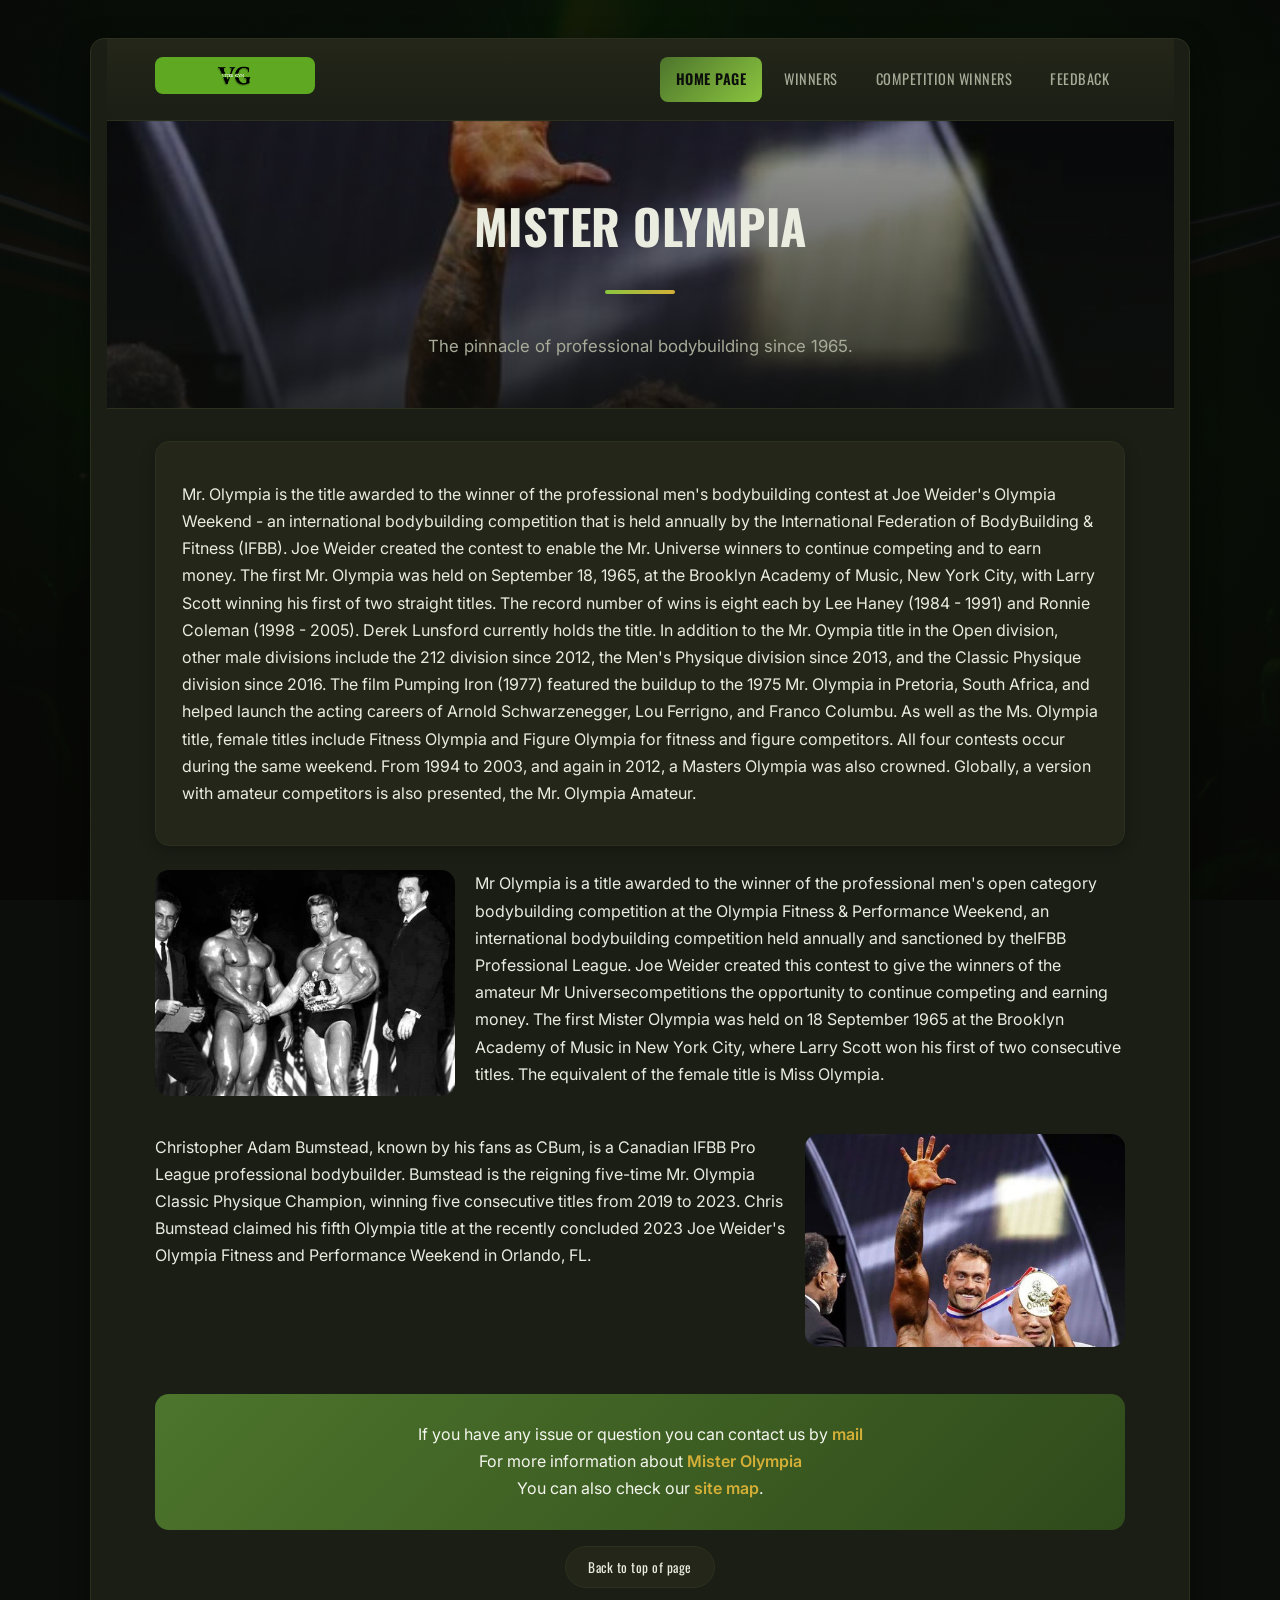
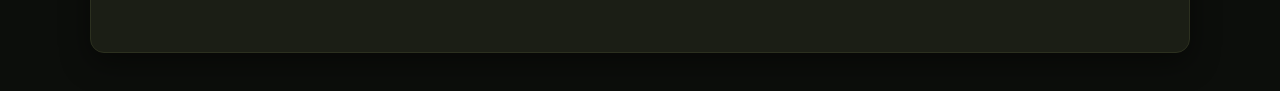
<file: assets/demos/mister-olympia/Index.html>
<!DOCTYPE html>
<html lang="en">
  <head>
    <title>Home Page</title>
    <meta charset='utf-8'>
    <meta name="viewport" content="width=device-width, initial-scale=1">
    <link rel="stylesheet" href="style.css">

  </head>
  <body>

<div class = "box">

    <div class="site-header">
    <div class = "img">
<!--I made the logo myself with Phoroshop -->
<a href="#top"><img alt = "Logo" src = "image/Logo.png"></a>
    </div>

    <button class="nav-toggle" aria-label="Toggle navigation" aria-expanded="false"><span></span><span></span><span></span></button>

    <div class="navigation">
        <a class="active" href="Index.html">Home page</a>
        <a href="History.html">Winners</a>
        <a href="Years.html">Competition winners</a>
        <a href="Form.html">Feedback</a>
    </div>
    </div>

    <div class="hero">
        <h1>Mister Olympia</h1>
        <p>The pinnacle of professional bodybuilding since 1965.</p>
    </div>

<div class = "box2">

    <p>
        Mr. Olympia is the title awarded to the winner of the professional 
        men's bodybuilding contest at Joe Weider's Olympia Weekend - 
        an international bodybuilding competition that is held annually 
        by the International Federation of BodyBuilding & Fitness (IFBB). 
        Joe Weider created the contest to enable the Mr. Universe winners 
        to continue competing and to earn money. The first Mr. Olympia was 
        held on September 18, 1965, at the Brooklyn Academy of Music, 
        New York City, with Larry Scott winning his first of two straight titles.
        The record number of wins is eight each by Lee Haney (1984 - 1991) 
        and Ronnie Coleman (1998 - 2005). Derek Lunsford currently holds the title.
        In addition to the Mr. Oympia title in the Open division, other male 
        divisions include the 212 division since 2012, the Men's Physique division 
        since 2013, and the Classic Physique division since 2016. The film Pumping 
        Iron (1977) featured the buildup to the 1975 Mr. Olympia in Pretoria, 
        South Africa, and helped launch the acting careers of Arnold Schwarzenegger, 
        Lou Ferrigno, and Franco Columbu. As well as the 
        Ms. Olympia title, female titles include Fitness Olympia and 
        Figure Olympia for fitness and figure competitors. All four contests occur 
        during the same weekend. From 1994 to 2003, and again in 2012, a 
        Masters Olympia was also crowned. Globally, a version with amateur 
        competitors is also presented, the Mr. Olympia Amateur.
    </p>

</div>

    <div class = "clearfix2"></div>
    
<!--This image from here https://www.oldschoollabs.com/mr-olympia-1965/ -->
    <div class = "img">
        <img class = "textwrap2" alt = "first-mr-olympia" src = "image/first-mr-olympia.jpg" width="300">
    </div>
    
    <p>
        Mr Olympia is a title awarded to the winner of the professional men's 
        open category bodybuilding competition at the Olympia Fitness & 
        Performance Weekend, an international bodybuilding competition held 
        annually and sanctioned by theIFBB Professional League. Joe Weider 
        created this contest to give the winners of the amateur Mr 
        Universecompetitions the opportunity to continue competing and earning 
        money. The first Mister Olympia was held on 18 September 1965 at the 
        Brooklyn Academy of Music in New York City, where Larry Scott won his 
        first of two consecutive titles. The equivalent of the female title 
        is Miss Olympia.
    </p>
    
    <div class = "clearfix1"></div>

<!--This image from here https://www.american-supps.com/chris-bumstead-wins-mr-olympia-2023-classic-physique, this image croped with Photoshop-->
    <div class = "img2">
        <img class = "textwrap1" alt = "chris-bumstead-celebrates-winning-classic-812558555" 
        src = "image/chris-bumstead-celebrates-winning-classic-812558555.jpg" width="320">
    </div>

        <p>
            Christopher Adam Bumstead, known by his fans as CBum, is a Canadian 
            IFBB Pro League professional bodybuilder. Bumstead is the reigning five-time 
            Mr. Olympia Classic Physique Champion, winning five consecutive titles from 2019
            to 2023. Chris Bumstead claimed his fifth Olympia title at the recently 
            concluded 2023 Joe Weider's Olympia Fitness and Performance Weekend in Orlando,
            FL.
        </p>
    
<div class = "clearfix2"></div>
    
    <div class="footer">
        <p>If you have any issue or question you can contact us by 
        <a href= "mailto:Mykhailo.Hnylytskyi@students.ittralee.ie">mail</a><br>
        For more information about 
        <a href = "https://www.muscleandfitness.com/features/active-lifestyle/everything-you-need-know-about-mr-olympia/">Mister Olympia</a><br>
        You can also check our <a href = "Sitemap.html">site map</a>.</p>
  </div>

<form>
    <input type="BUTTON" value="Back to top of page" onclick="window.location.href='#top'">
</form>

</div>

<script>
document.querySelectorAll('.nav-toggle').forEach(function(btn){
    btn.addEventListener('click', function(){
        var open = btn.classList.toggle('open');
        document.querySelector('.navigation').classList.toggle('open');
        btn.setAttribute('aria-expanded', open);
    });
});
</script>

  </body>
</html>
</file>
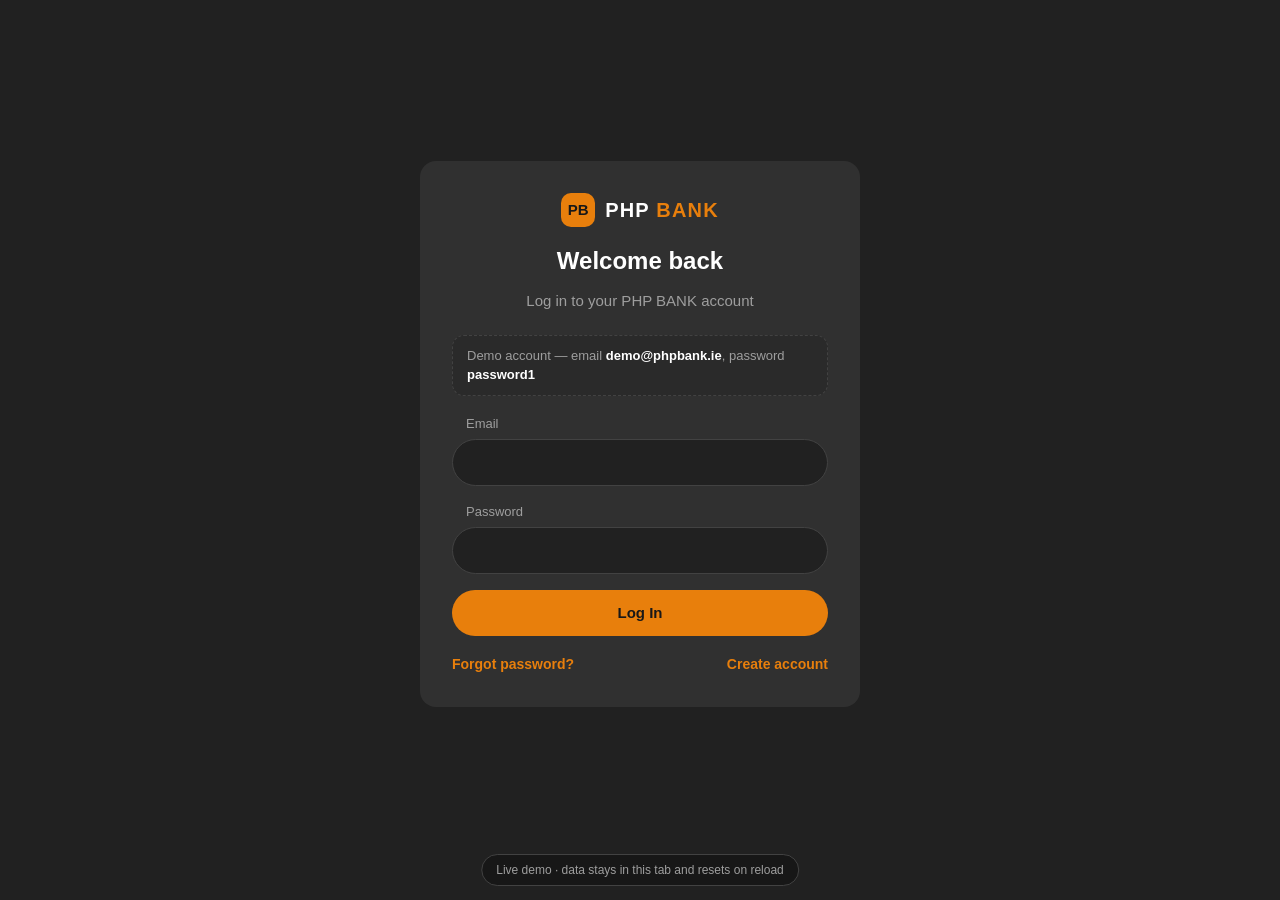
<file: assets/demos/phpbank/index.html>
<!DOCTYPE html>
<html lang="en">
<head>
<meta charset="UTF-8">
<meta name="viewport" content="width=device-width, initial-scale=1.0">
<title>PHP BANK — live demo</title>
<link rel="icon" href="data:image/svg+xml,%3Csvg xmlns='http://www.w3.org/2000/svg' viewBox='0 0 32 32'%3E%3Crect width='32' height='32' rx='8' fill='%23e87f0c'/%3E%3Ctext x='16' y='21' font-size='13' font-family='Arial' font-weight='bold' fill='%23181818' text-anchor='middle'%3EPB%3C/text%3E%3C/svg%3E">
<link rel="stylesheet" href="style.css">
</head>
<body>
<!--
  Browser-only replica of the PHP BANK Laravel app (github.com/olezkabodnar/phpbank)
  for the portfolio. Same screens, design and validation rules as the real
  controllers, but all data lives in memory in this tab — nothing is stored or
  sent anywhere, and no real card or email is ever used.
-->
<div id="app" class="app"></div>
<script src="app.js"></script>
</body>
</html>
</file>
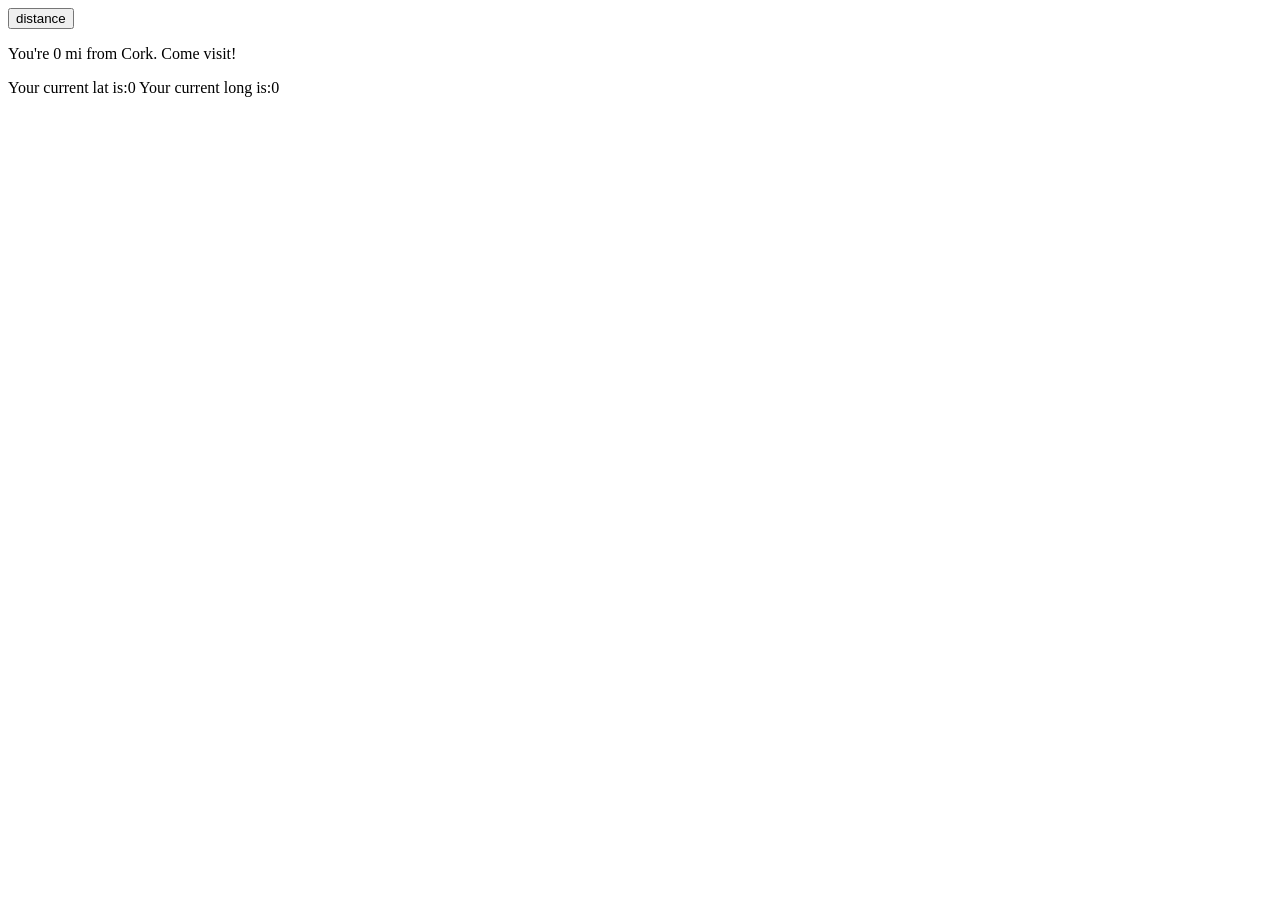
<file: assets/demos/bnb/distance.html>
<!DOCTYPE html>
<html lang='cs'>
  <head>
  <title>green layout</title>
    <meta charset='utf-8'> 
<script src = "distancecalc.js"></script>
<script>

function success(position) {
    document.getElementById ('visitus').style.display = 'block';
	
	document.getElementById ('coordlat').innerHTML =  position.coords.latitude;
	document.getElementById ('coordlong').innerHTML = position.coords.longitude;
	
	document.getElementById ('distance2').innerHTML = getDistanceFromLatLonInKm(51.897871900000000000, -8.471087399999988000, 
	position.coords.latitude, position.coords.longitude);
	}
	 

</script>
</head>
<body>

<button onclick="navigator.geolocation.getCurrentPosition(success);">distance</button>

<p id="visitus">
<p>You're <span id="distance2">0</span> mi from Cork. Come visit!</p>
 <p>Your current lat is:<span id="coordlat">0</span>
Your current long is:<span id="coordlong">0</span></p>
</p>
</body>
</html>
</file>
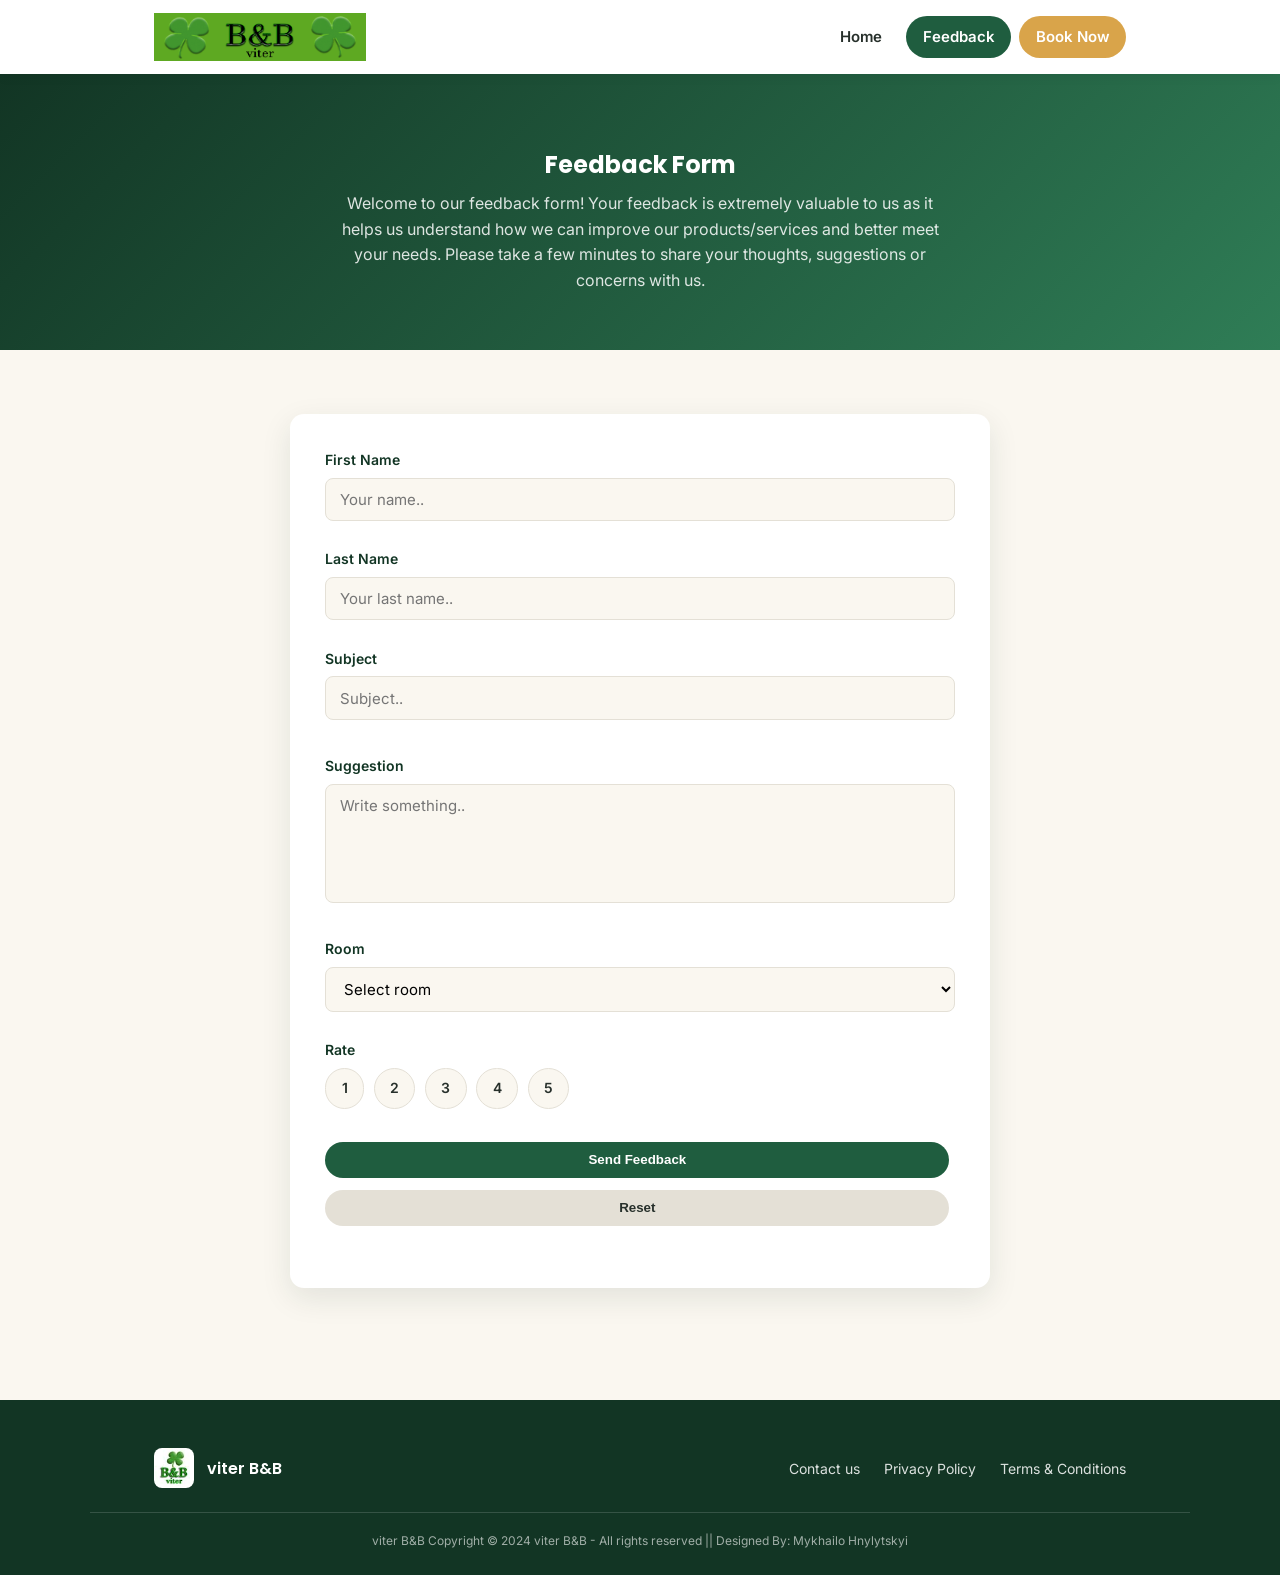
<file: assets/demos/bnb/FeedBack.html>
<!DOCTYPE html>
<html lang='en'>
<head>
    <title>Feedback</title>
    <meta charset="utf-8">
    <link rel="stylesheet" href="style.css">
    <meta name="viewport" content="width=device-width, initial-scale=1">

    <meta name="title" content="Feedback">
    <meta name="description" content="Welcome to our feedback form! Your
        feedback is extremely valuable to us as it helps us understand how we
        can improve our products/services and better meet your needs. Please take
        a few minutes to share your thoughts, suggestions or concerns with us.
        Your input will help us improve our offerings and provide you with an even
        better experience.">
    <meta name="keywords" content="FeedBack, Hotel, Ireland, Tralee, positive feedback, customer feedback">
    <meta name="robots" content="index, follow">
    <meta name="language" content="English">
    <meta name="author" content="Mykhailo Hnylytskyi">

    <!--Favicon-->
    <link rel="apple-touch-icon" sizes="180x180" href="favicon/apple-touch-icon.png">
    <link rel="icon" type="image/png" sizes="32x32" href="favicon/favicon-32x32.png">
    <link rel="icon" type="image/png" sizes="16x16" href="favicon/favicon-16x16.png">
    <link rel="manifest" href="favicon/site.webmanifest">
    <link rel="mask-icon" href="favicon/safari-pinned-tab.svg" color="#1f5d3f">
    <meta name="msapplication-TileColor" content="#1f5d3f">
    <meta name="theme-color" content="#1f5d3f">
    <script src="distancecalc.js"></script>

  </head>
  <body>

<header class="site-header">
    <div class="header-inner">
        <a class="logo" href="Index.html"><img src="Images/logo.png" alt="viter B&B logo"></a>
        <nav>
            <ul>
                <li><a href="Index.html">Home</a></li>
                <li><a class="active" href="FeedBack.html">Feedback</a></li>
                <li><a class="nav-cta" href="Rent.html">Book Now</a></li>
            </ul>
        </nav>
    </div>
</header>

<section class="page-header">
    <h1>Feedback Form</h1>
    <p>Welcome to our feedback form! Your feedback is extremely valuable to us as
        it helps us understand how we can improve our products/services and better meet
        your needs. Please take a few minutes to share your thoughts, suggestions or
        concerns with us.</p>
</section>

<main>
    <section class="section">
        <div class="wrap">
            <div class="formbox">

                <form action="mailto:Mykhailo.Hnylytskyi@students.ittralee.ie" method="post" enctype="text/plain">

                <div class="row">
                    <div class="col-25">
                        <label for="fname">First Name</label>
                    </div>
                    <div class="col-75">
                        <input type="text" id="fname" name="firstname" placeholder="Your name..">
                    </div>
                </div>

                <div class="row">
                    <div class="col-25">
                        <label for="lname">Last Name</label>
                    </div>
                    <div class="col-75">
                        <input type="text" id="lname" name="lastname" placeholder="Your last name..">
                    </div>
                </div>

                <div class="row">
                    <div class="col-25">
                        <label for="subject">Subject</label>
                    </div>
                    <div class="col-75">
                        <textarea id="subject" name="subject" placeholder="Subject.." rows="1" cols="10"></textarea>
                    </div>
                </div>

                <div class="row">
                    <div class="col-25">
                        <label for="sug">Suggestion</label>
                    </div>
                    <div class="col-75">
                        <textarea id="sug" name="subject" placeholder="Write something.." rows="5"></textarea>
                    </div>
                </div>

                <div class="row">
                    <div class="col-25">
                        <label for="rooms">Room</label>
                    </div>
                    <div class="col-75">
                        <select id="rooms" name="rooms">
                            <option value="blank">Select room</option>
                            <option value="room">Single room</option>
                            <option value="room">Double room</option>
                            <option value="room">Disability-friendly room</option>
                            <option value="room">Luxury room</option>
                        </select>
                    </div>
                </div>

                <div class="row">
                    <div class="col-25">
                        <label>Rate</label>
                    </div>
                    <div class="col-75">
                        <div class="pill-group">
                            <input type="radio" id="rate1" name="point" value="1"><label for="rate1">1</label>
                            <input type="radio" id="rate2" name="point" value="2"><label for="rate2">2</label>
                            <input type="radio" id="rate3" name="point" value="3"><label for="rate3">3</label>
                            <input type="radio" id="rate4" name="point" value="4"><label for="rate4">4</label>
                            <input type="radio" id="rate5" name="point" value="5"><label for="rate5">5</label>
                        </div>
                    </div>
                </div>

                <div class="row">
                    <input type="submit" value="Send Feedback">
                    <input type="reset" value="Reset">
                </div>

              </form>

            </div>
        </div>
    </section>
</main>

<footer class="site-footer">
    <div class="wrap footer-grid">
        <div class="footer-brand">
            <img src="Images/favicon.jpg" alt="viter B&B logo">
            <span>viter B&B</span>
        </div>
        <ul class="footer-links">
            <li><a href="mailto:Mylhailo.Hnylytskyi@students.ittralee.ie">Contact us</a></li>
            <li><a href="https://www.bandbireland.com/pages/privacy">Privacy Policy</a></li>
            <li><a href="https://www.bandbireland.com/pages/terms-conditions">Terms &amp; Conditions</a></li>
        </ul>
    </div>

    <p class="footer-bottom">viter B&B Copyright &copy; 2024 viter B&B - All rights reserved || Designed By: Mykhailo Hnylytskyi</p>

</footer>

  </body>
</html>
</file>
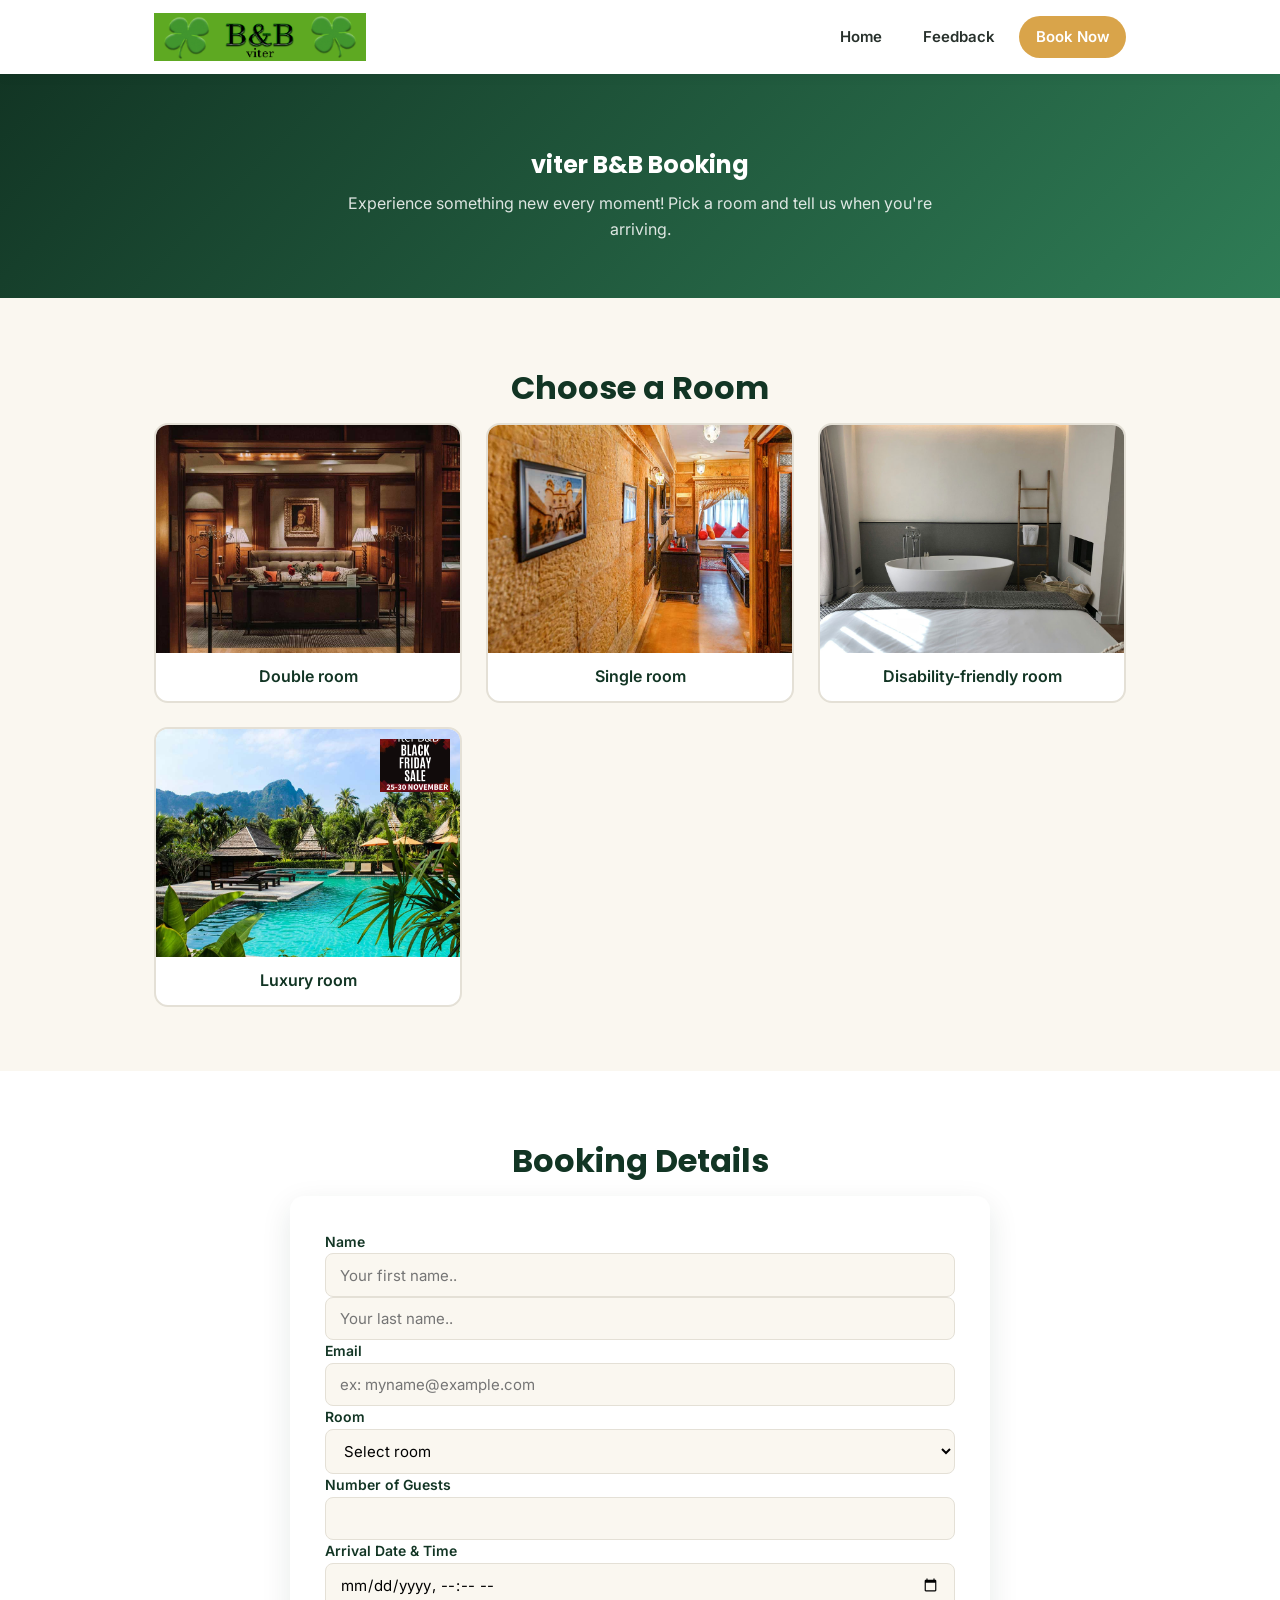
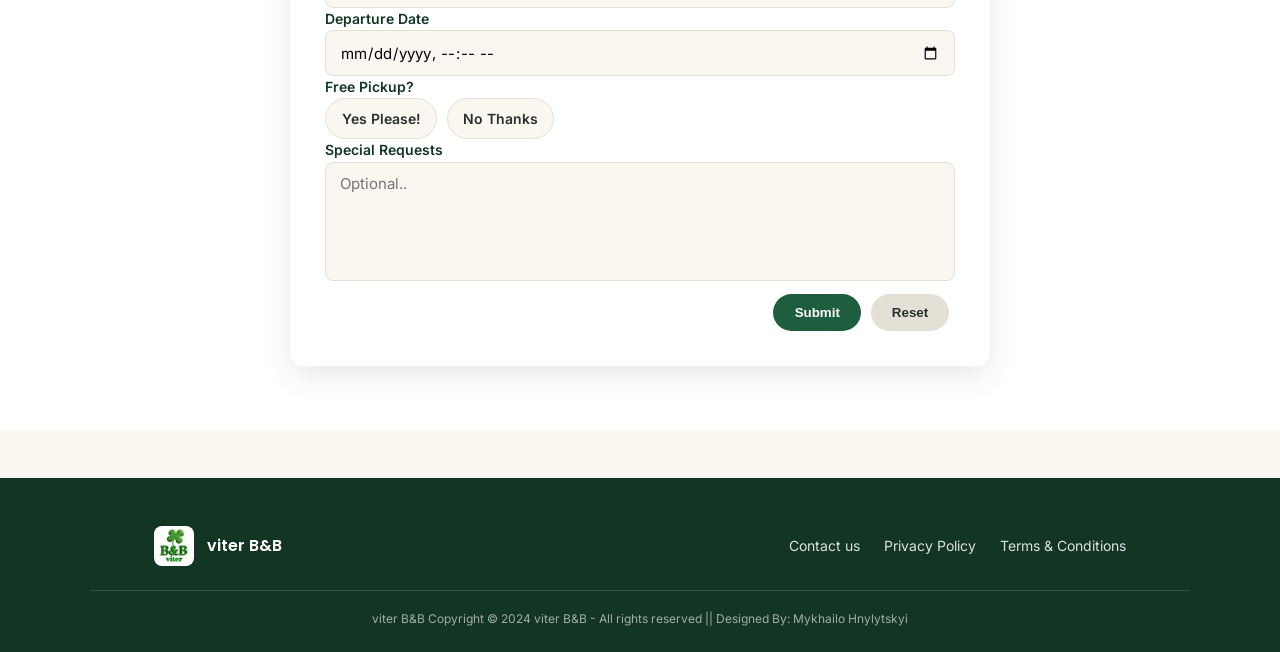
<file: assets/demos/bnb/Rent.html>
<!DOCTYPE html>
<html lang='en'>
<head>
    <title>Rent</title>
    <meta charset="utf-8">
    <link rel="stylesheet" href="style.css">
    <meta name="viewport" content="width=device-width, initial-scale=1">

    <meta name="title" content="Rent">
    <meta name="description" content="Experience something new every moment!
    It is possible in a guesthouse viter B&B with a lot of activities. Nearby
    there are a number of supermarkets such as Dunnes Store, Lild etc., also 5
    metres from the guesthouse is a bike rental and if you follow the path
    behind the guesthouse you can take the GreenWay to Fenit to the beach,
    also a 10-minute walk to the theatre in the city centre, also a 5-minute
    walk to shopping centres, cafes, restaurants and pubs.">
    <meta name="keywords" content="rent b&b, rent a room, Ireland, Tralee,
    room to rent, 2 bedroom house for rent, Disability-friendly room">
    <meta name="robots" content="index, follow">
    <meta name="language" content="English">
    <meta name="author" content="Mykhailo Hnylytskyi">

    <!--Favicon-->
    <link rel="apple-touch-icon" sizes="180x180" href="favicon/apple-touch-icon.png">
    <link rel="icon" type="image/png" sizes="32x32" href="favicon/favicon-32x32.png">
    <link rel="icon" type="image/png" sizes="16x16" href="favicon/favicon-16x16.png">
    <link rel="manifest" href="favicon/site.webmanifest">
    <link rel="mask-icon" href="favicon/safari-pinned-tab.svg" color="#1f5d3f">
    <meta name="msapplication-TileColor" content="#1f5d3f">
    <meta name="theme-color" content="#1f5d3f">
    <script src="distancecalc.js"></script>

  </head>
  <body>

<header class="site-header">
    <div class="header-inner">
        <a class="logo" href="Index.html"><img src="Images/logo.png" alt="viter B&B logo"></a>
        <nav>
            <ul>
                <li><a href="Index.html">Home</a></li>
                <li><a href="FeedBack.html">Feedback</a></li>
                <li><a class="nav-cta active" href="Rent.html">Book Now</a></li>
            </ul>
        </nav>
    </div>
</header>

<section class="page-header">
    <h1>viter B&amp;B Booking</h1>
    <p>Experience something new every moment! Pick a room and tell us when you're arriving.</p>
</section>

<main>

    <section class="section">
        <div class="wrap">
            <h2 class="section-title">Choose a Room</h2>

            <div class="place">

                <div class="containerForRent">
                    <img src="Images/rod-long-2P_ifaetDm0-unsplash.jpg" alt="room">
                    <p>Double room</p>
                </div>

                <div class="containerForRent">
                    <img src="Images/hotel-lal-garh-fort-and-palace-kzwWwsDUvas-unsplash.jpg" alt="room">
                    <p>Single room</p>
                </div>

                <div class="containerForRent">
                    <img src="Images/john-cameron-_RKgdOuNzY0-unsplash.jpg" alt="room">
                    <p>Disability-friendly room</p>
                </div>

                <div class="containerForRent">
                    <div class="relative"><img src="Images/sara-dubler-Koei_7yYtIo-unsplash.jpg" alt="room">
                        <!-- image Sign design by tamplate from https://www.canva.com/-->
                        <div class="picture"><img src="Images/sign.png" alt="sign"></div>
                    </div>
                    <p>Luxury room</p>
                </div>
            </div>
        </div>
    </section>

    <section class="section alt">
        <div class="wrap">
            <h2 class="section-title">Booking Details</h2>

            <div class="rent">

                <form action="mailto:Mykhailo.Hnylytskyi@students.ittralee.ie" method="post" enctype="text/plain">
                <div class="group">
                    <label>Name</label>
                    <input type="text" id="fname" name="firstname" placeholder="Your first name..">
                    <input type="text" id="lname" name="lastname" placeholder="Your last name..">
                </div>

                <div class="group">
                    <label for="email">Email</label>
                    <input type="email" id="email" name="email" placeholder="ex: myname@example.com">
                </div>

                <div class="group">
                    <label for="rooms">Room</label>
                    <select id="rooms" name="rooms">
                        <option value="blank">Select room</option>
                        <option value="room">Single room</option>
                        <option value="room">Double room</option>
                        <option value="room">Disability-friendly room</option>
                        <option value="room">Luxury room</option>
                    </select>
                </div>

                <div class="group">
                    <label for="number">Number of Guests</label>
                    <input type="text" id="number" name="numofguests">
                </div>

                <!--use it here for better understanding how it works: https://www.w3schools.com/tags/tryit.asp?filename=tryhtml5_input_type_datetime-local-->
                <div class="group">
                    <label for="date">Arrival Date &amp; Time</label>
                    <input type="datetime-local" id="date" name="time">
                </div>

                <div class="group">
                    <label for="dup">Departure Date</label>
                    <input type="datetime-local" id="dup" name="time">
                </div>

                <div class="group">
                    <label>Free Pickup?</label>
                    <div class="pill-group">
                        <input type="radio" id="yes" name="point" value="Yes"><label for="yes">Yes Please!</label>
                        <input type="radio" id="no" name="point" value="No"><label for="no">No Thanks</label>
                    </div>
                </div>

                <div class="group">
                    <label for="subject">Special Requests</label>
                    <textarea id="subject" name="subject" placeholder="Optional.." rows="5" cols="50"></textarea>
                </div>

                <div class="row">
                    <input type="submit" value="Submit">
                    <input type="reset" value="Reset">
                </div>

              </form>

            </div>
        </div>
    </section>

</main>

<footer class="site-footer">
    <div class="wrap footer-grid">
        <div class="footer-brand">
            <img src="Images/favicon.jpg" alt="viter B&B logo">
            <span>viter B&B</span>
        </div>
        <ul class="footer-links">
            <li><a href="mailto:Mylhailo.Hnylytskyi@students.ittralee.ie">Contact us</a></li>
            <li><a href="https://www.bandbireland.com/pages/privacy">Privacy Policy</a></li>
            <li><a href="https://www.bandbireland.com/pages/terms-conditions">Terms &amp; Conditions</a></li>
        </ul>
    </div>

    <p class="footer-bottom">viter B&B Copyright &copy; 2024 viter B&B - All rights reserved || Designed By: Mykhailo Hnylytskyi</p>

</footer>

  </body>
</html>
</file>
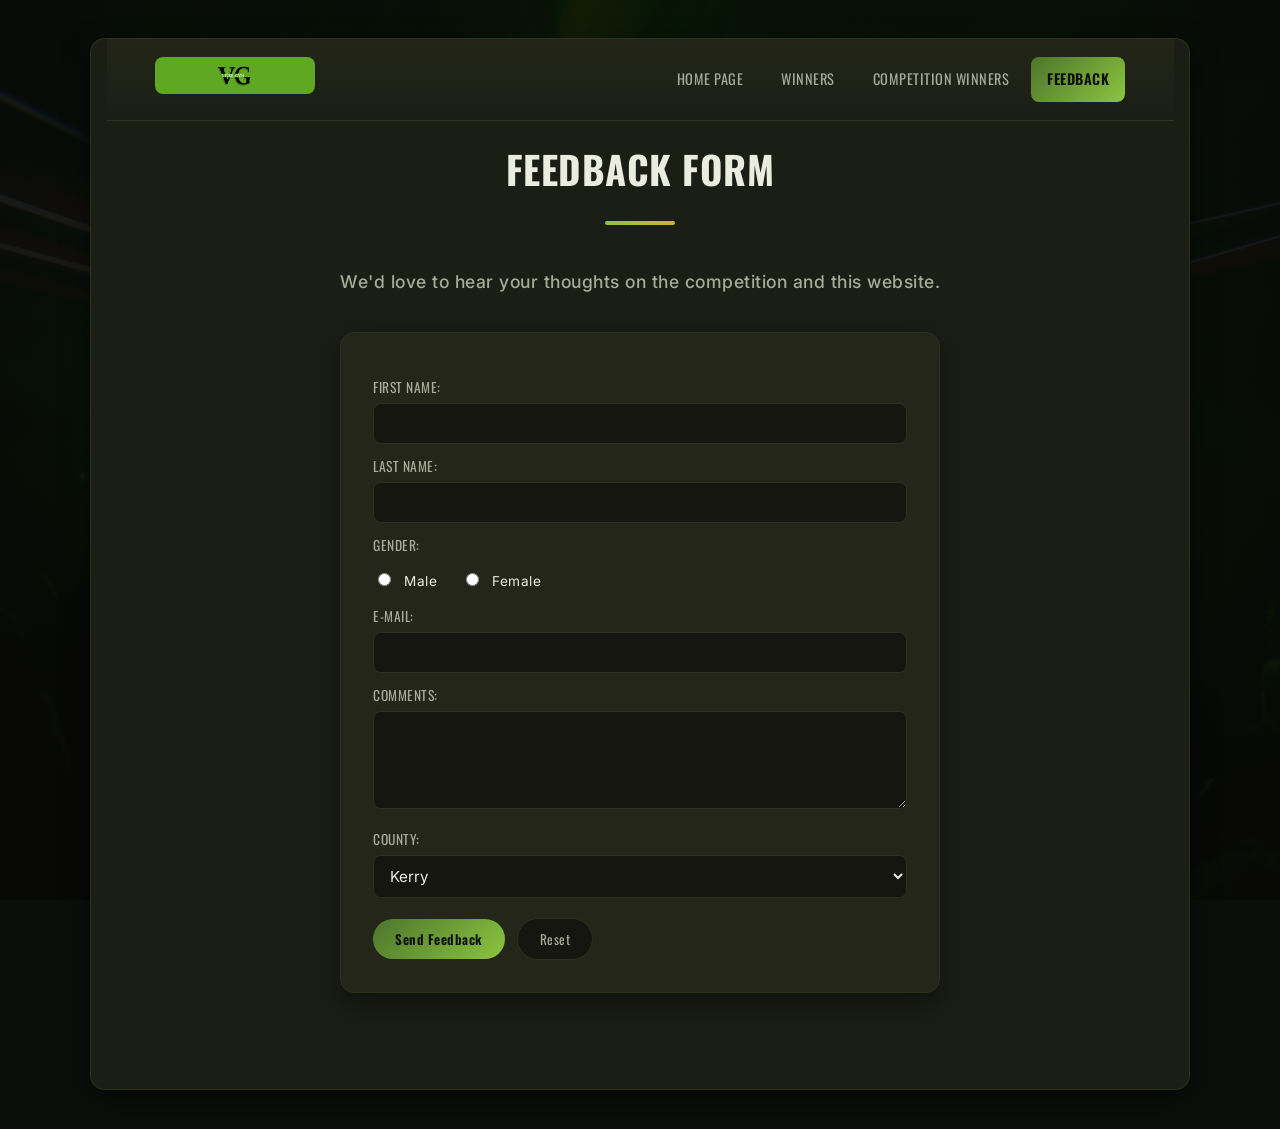
<file: assets/demos/mister-olympia/Form.html>
<!DOCTYPE html>
<html lang="en">
  <head>
    <title>Feedback</title>
    <meta charset='utf-8'>
    <meta name="viewport" content="width=device-width, initial-scale=1">
    <link rel="stylesheet" href="style.css">
 
  </head>
  <body>
<div class = "box">

<div class="site-header">
<!--I made the logo myself with Phoroshop -->
<a href="#top"><img alt = "Logo" src = "image/Logo.png"></a>

    <button class="nav-toggle" aria-label="Toggle navigation" aria-expanded="false"><span></span><span></span><span></span></button>

    <div class="navigation">
        <a href="Index.html">Home page</a>
        <a href="History.html">Winners</a>
        <a href="Years.html">Competition winners</a>
        <a class="active" href="Form.html">Feedback</a>
    </div>
</div>

        <h1>Feedback Form</h1>
        <h2>We'd love to hear your thoughts on the competition and this website.</h2>

    <div class = "form">

   <form action="mailto:Mykhailo.Hnylytskyi@students.ittralee.ie" method="post" enctype="text/plain">

    <label for="firstname">First name:</label>
        <input type="text" id="firstname" name="firstname">
    <label for="lastname">Last name:</label>
        <input type="text" id="lastname" name="lastname">

    <label>Gender:</label>
    <div class="radio-row">
    <span><input type="radio" id="m" name="fav_language" value="Male">
        <label for="m">Male</label></span>
    <span><input type="radio" id="f" name="fav_language" value="Female">
        <label for="f">Female</label></span>
    </div>

    <label for="email">E-mail:</label>
        <input type="email" id="email" size="30">

        <label for="comment">Comments:</label>
        <textarea id="comment" name="comment" rows="4" cols="30"></textarea>

        <label for="countychooser">County:</label>
        <select id="countychooser" name="countychooser">
          <option value="kerry">Kerry</option>
          <option value="dublin">Dublin</option>
          <option value="galway">Galway</option>
          <option value="cork">Cork</option>
        <option value="mayo">Mayo</option>
          <option value="sligo">Slogi</option>
        </select>

        <input TYPE="submit" value="Send Feedback">
        <input TYPE="reset" value="Reset">

    </form>


    </div>
</div>

<script>
document.querySelectorAll('.nav-toggle').forEach(function(btn){
    btn.addEventListener('click', function(){
        var open = btn.classList.toggle('open');
        document.querySelector('.navigation').classList.toggle('open');
        btn.setAttribute('aria-expanded', open);
    });
});
</script>

  </body>
</html>
</file>
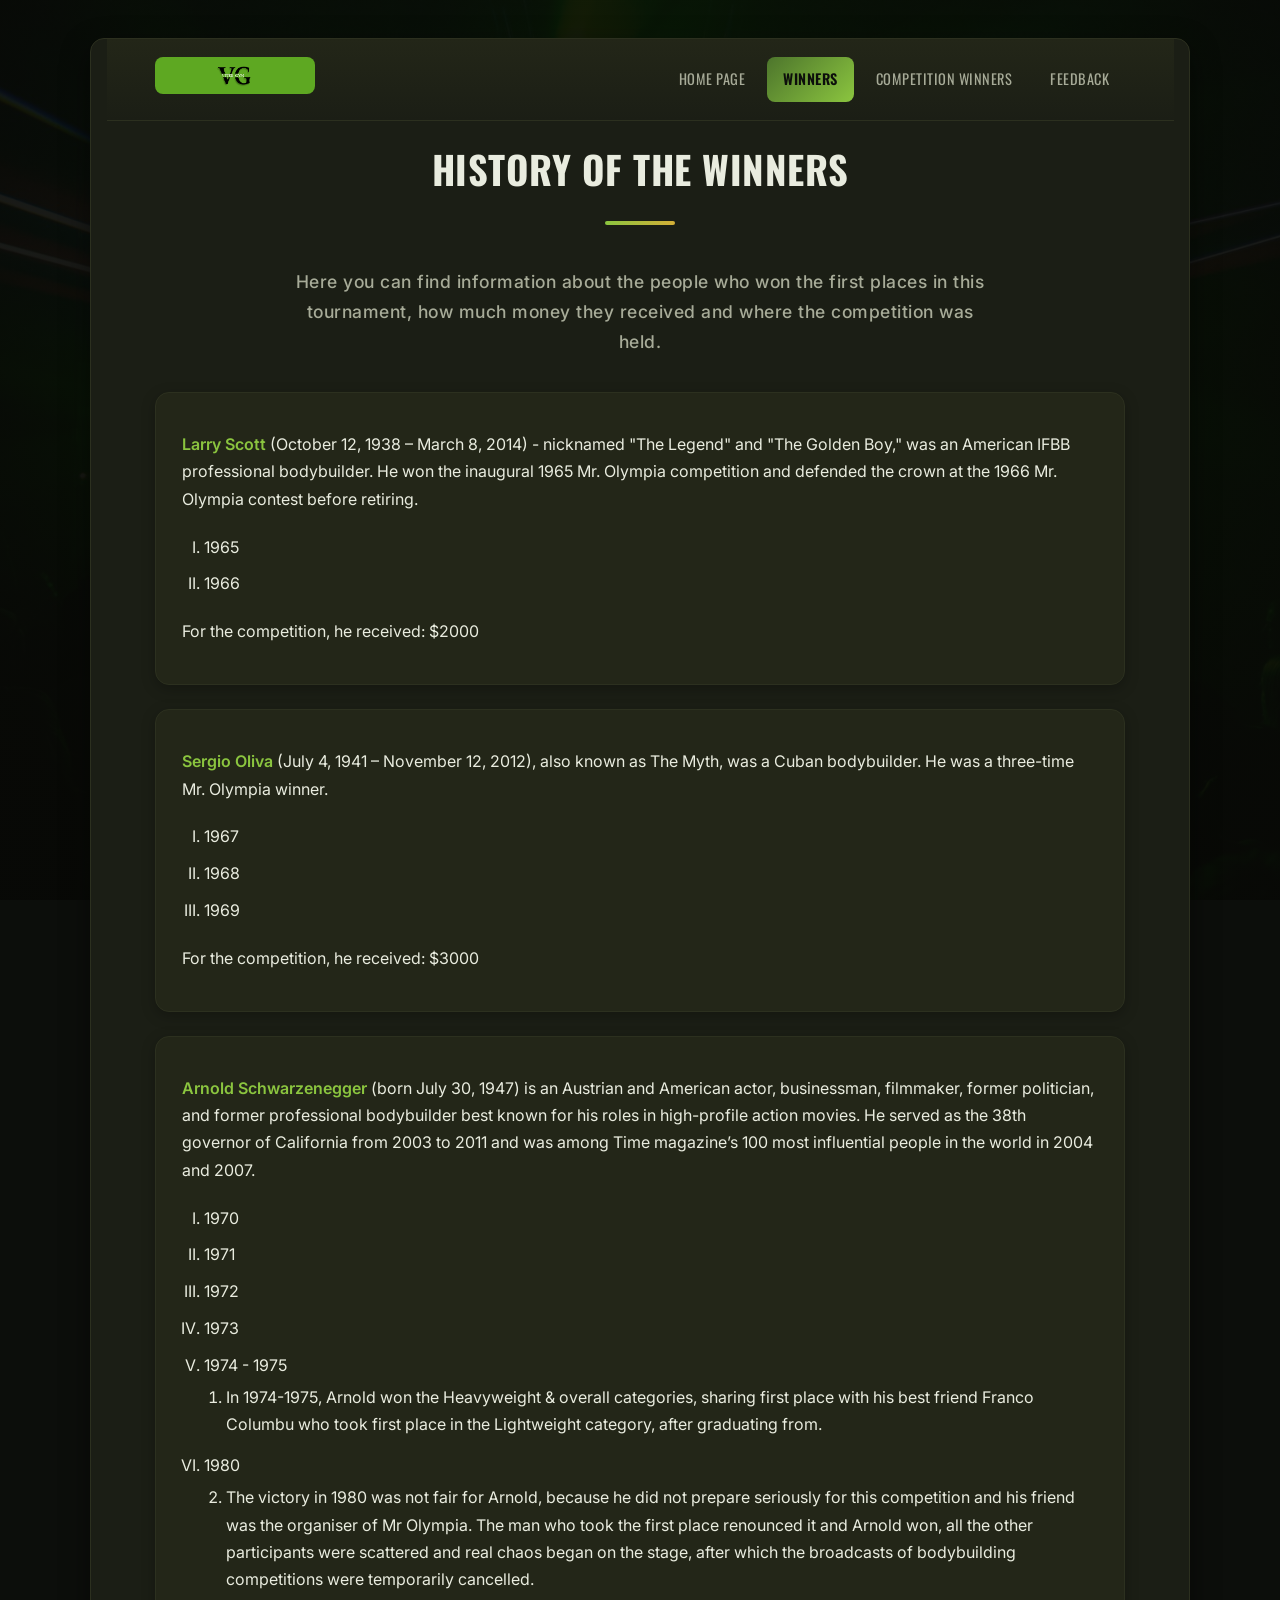
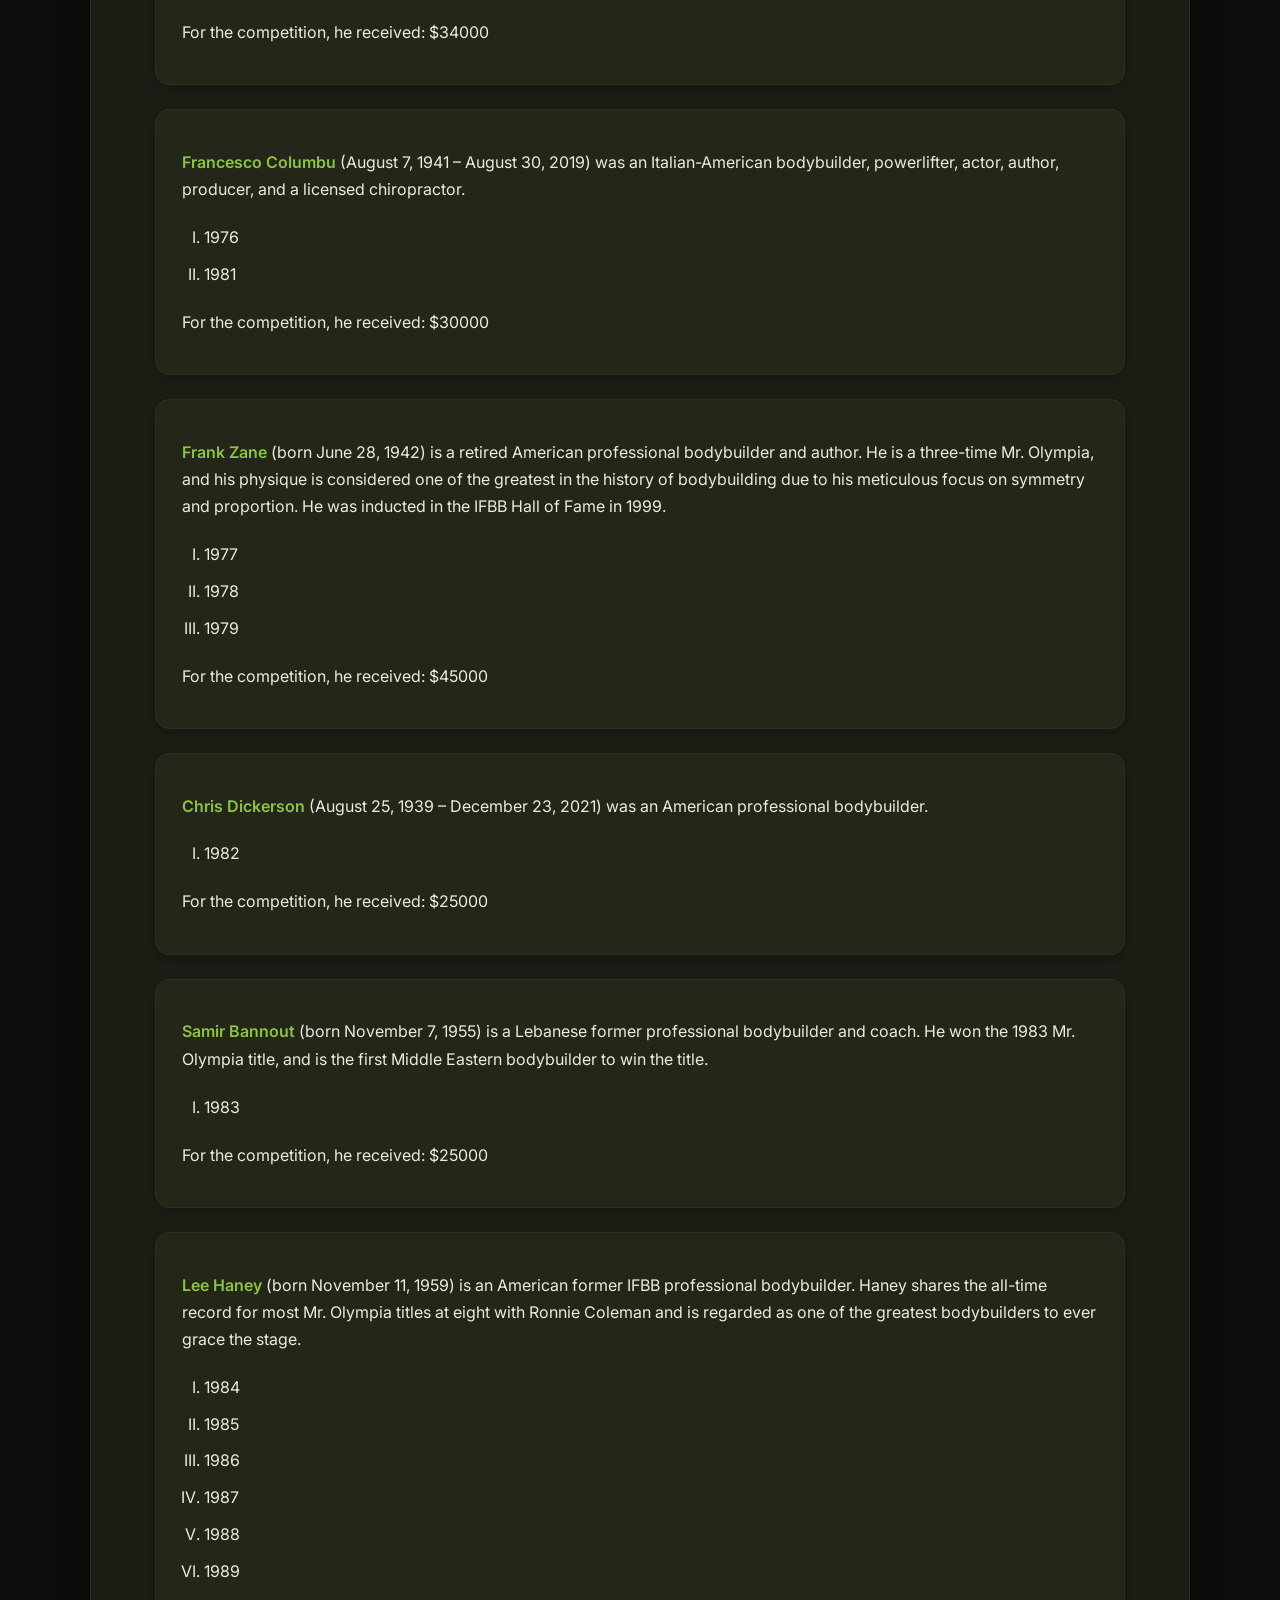
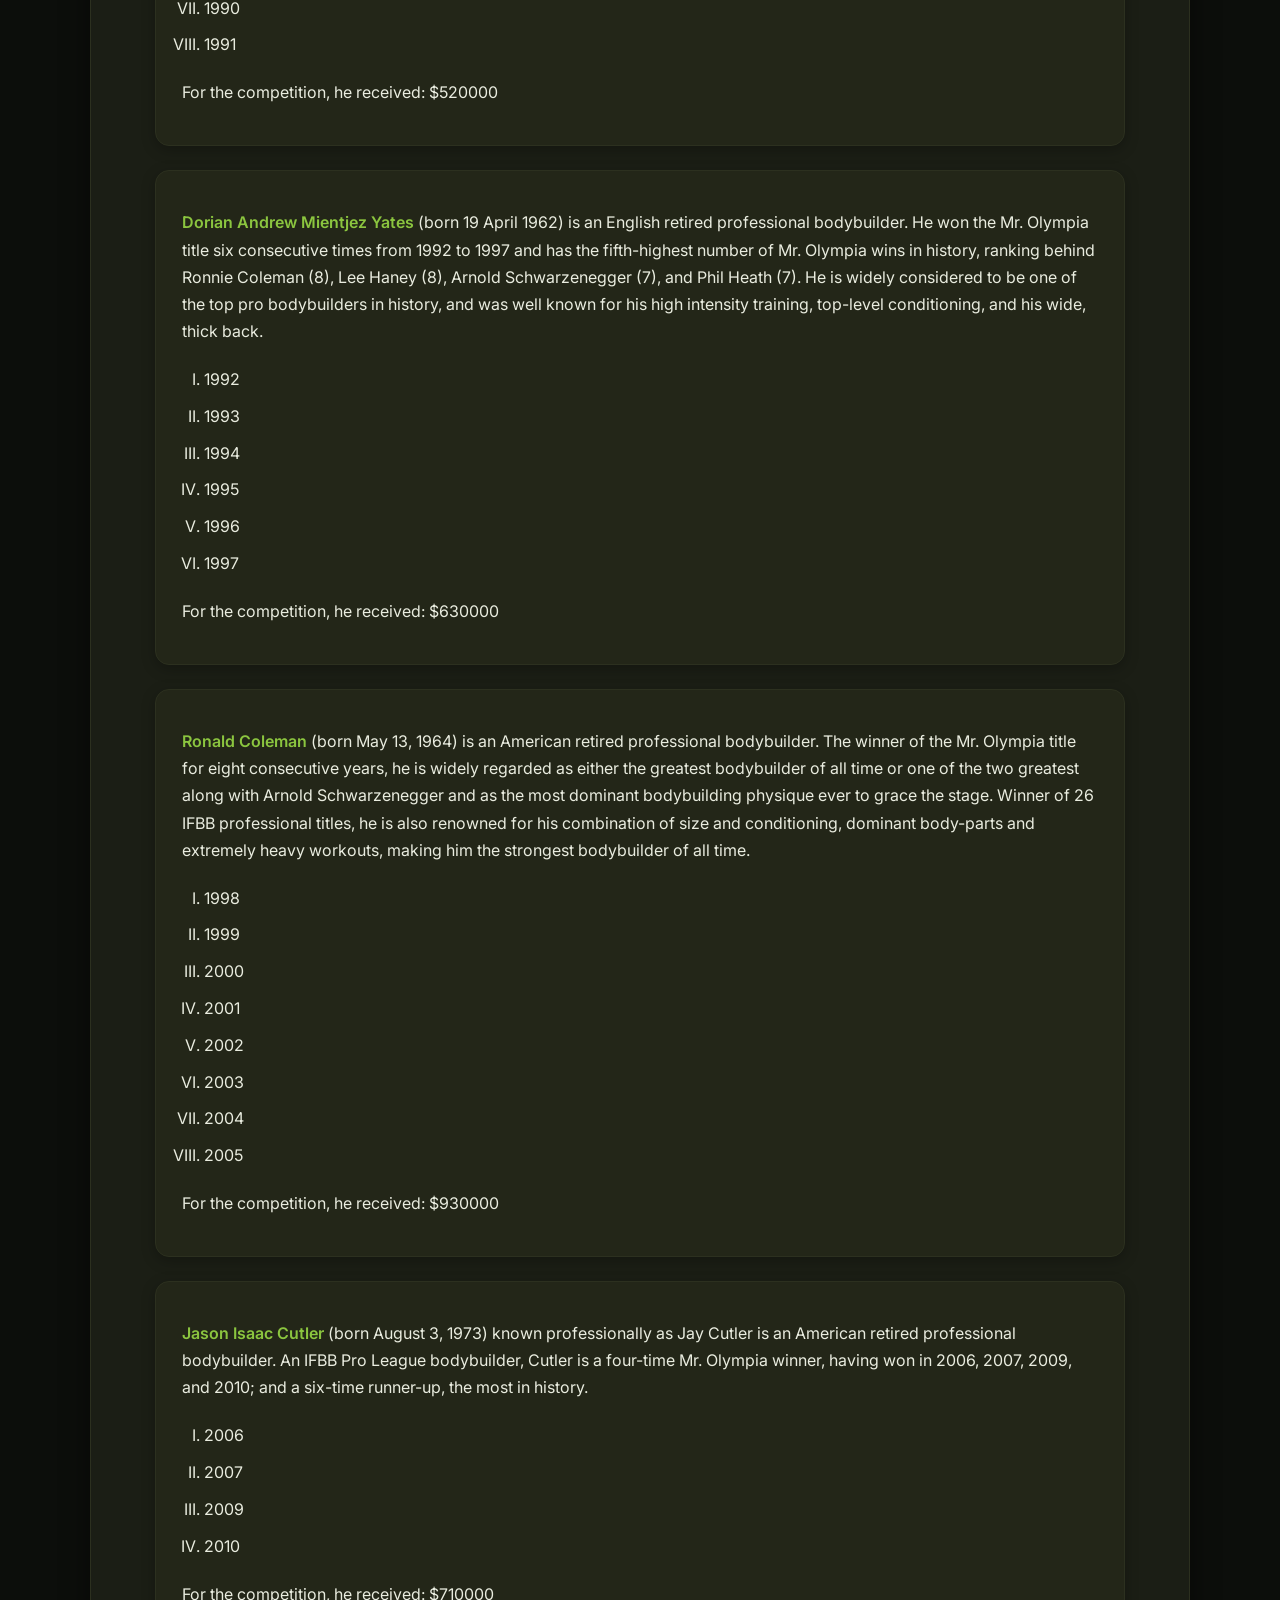
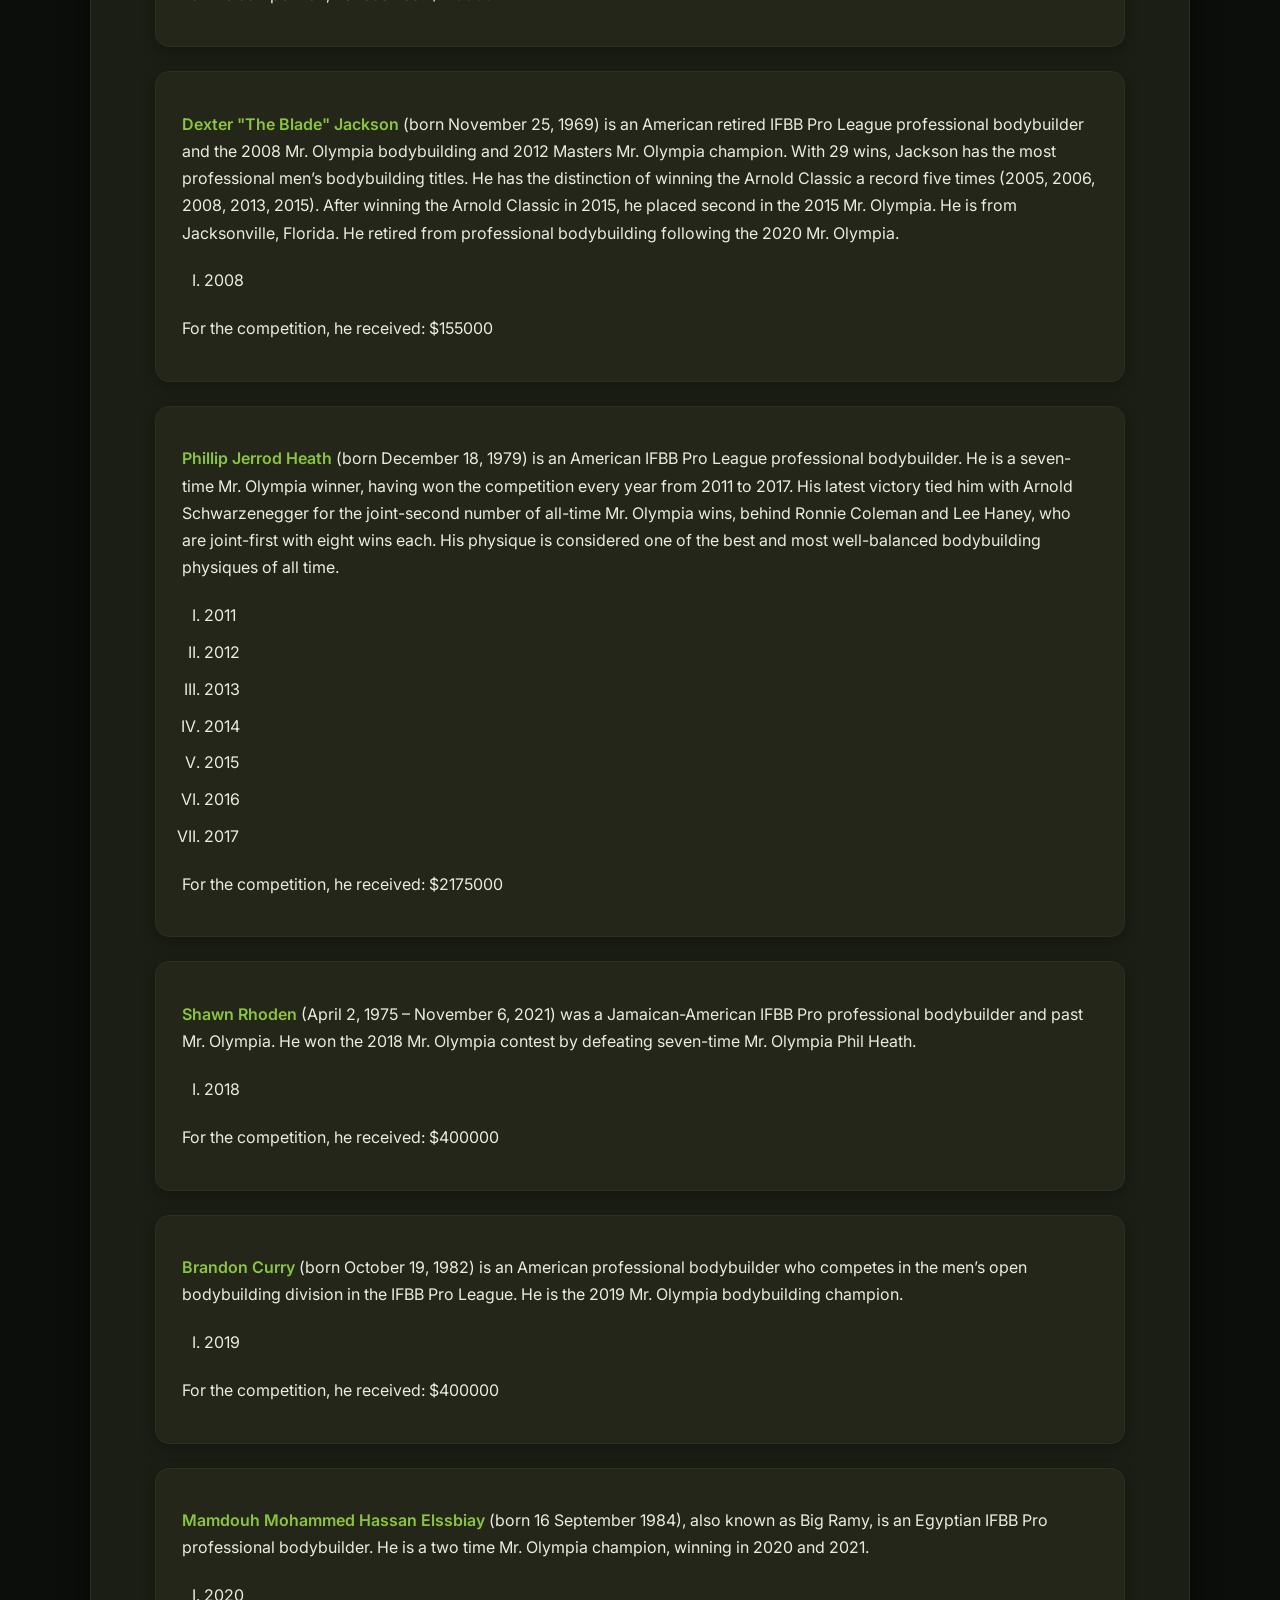
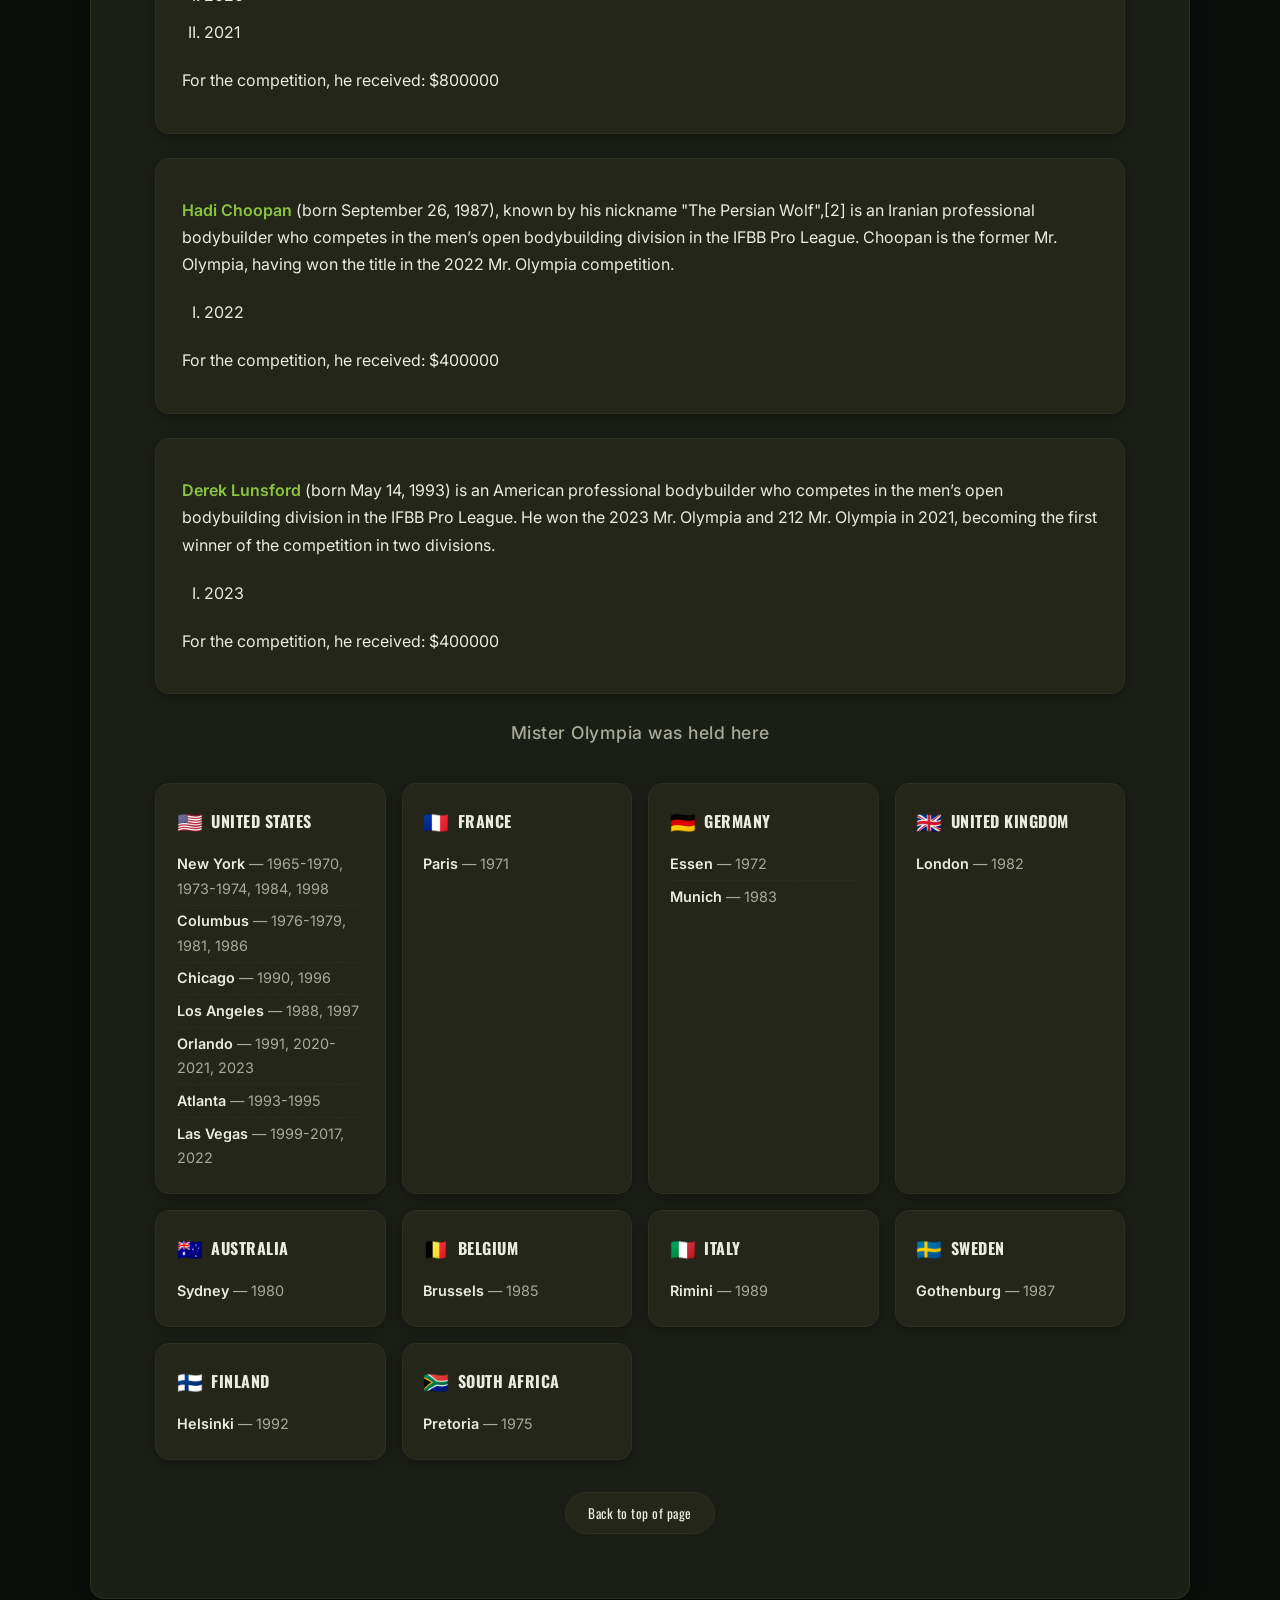
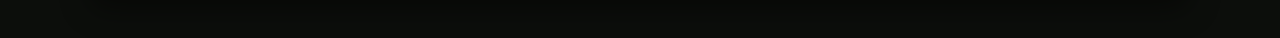
<file: assets/demos/mister-olympia/History.html>
<!DOCTYPE html>
<html lang="en">
  <head>
    <title>History of the Winners</title>
    <meta charset='utf-8'>
    <meta name="viewport" content="width=device-width, initial-scale=1">
    <link rel="stylesheet" href="style.css">
    
  </head>
  <body>
<div class = "box">

<div class="site-header">
<!--I made the logo myself with Phoroshop -->
<a href="#top"><img alt = "Logo" src = "image/Logo.png"></a>

    <button class="nav-toggle" aria-label="Toggle navigation" aria-expanded="false"><span></span><span></span><span></span></button>

    <div class="navigation">
        <a href="Index.html">Home page</a>
        <a class="active" href="History.html">Winners</a>
        <a href="Years.html">Competition winners</a>
        <a href="Form.html">Feedback</a>
    </div>
</div>

  <h1>History of the Winners</h1>
  
    <h2>
        Here you can find information about the people who won the first places 
        in this tournament, how much money they received and where 
        the competition was held.
    </h2>

<div class = "box2">
 
    <p><span class = "color">Larry Scott</span> (October 12, 1938 – March 8, 2014) 
        - nicknamed "The Legend" and "The Golden Boy," was an American IFBB 
        professional bodybuilder. He won the inaugural 1965 Mr. Olympia competition 
        and defended the crown at the 1966 Mr. Olympia contest before retiring.
    </p>
      <ol type = "I">
          <li>1965</li>
          <li>1966</li>
      </ol>
      
  <p>For the competition, he received: $2000</p>

</div>

<div class = "box2">

    <p><span class = "color">Sergio Oliva</span> (July 4, 1941 – November 12, 
        2012), also known as The Myth, was a Cuban bodybuilder. He was a three-time 
        Mr. Olympia winner.
    </p>
      <ol type = "I">
        <li>1967</li>
        <li>1968</li>
        <li>1969</li>
      </ol>
      
  <p>For the competition, he received: $3000</p>
  
</div>  
  
<div class = "box2">  
  
      <p><span class = "color">Arnold Schwarzenegger</span> (born July 30, 1947) 
        is an Austrian and American actor, businessman, filmmaker, former 
        politician, and former professional bodybuilder best known for his roles 
        in high-profile action movies. He served as the 38th governor of California 
        from 2003 to 2011 and was among Time magazine’s 100 most influential people 
        in the world in 2004 and 2007.
      </p>
      
         <ol type = "I">
          <li>1970</li>
          <li>1971</li>
          <li>1972</li>
          <li>1973</li>
          <li>1974 - 1975
            <ol start = "1">
              <li>In 1974-1975, Arnold won the Heavyweight & overall categories, 
                sharing first place with his best friend Franco Columbu who took 
                first place in the Lightweight category, after graduating from.
              </li>
            </ol>
          </li>
          <li>1980
            <ol start = "2">
               <li>The victory in 1980 was not fair for Arnold, because he did 
                not prepare seriously for this competition and his friend was 
                the organiser of Mr Olympia. The man who took the first place 
                renounced it and Arnold won, all the other participants were 
                scattered and real chaos began on the stage, after which the 
                broadcasts of bodybuilding competitions were temporarily cancelled.
               </li>
            </ol>
          </li>
         </ol>
         
  <p>For the competition, he received: $34000</p>
  
</div>  
  
<div class = "box2">  
  
  <p><span class = "color">Francesco Columbu</span> (August 7, 1941 – August 
  30, 2019) was an Italian-American bodybuilder, powerlifter, actor, author, 
  producer, and a licensed chiropractor.</p>
    <ol type = "I">
      <li>1976</li>
      <li>1981</li>
    </ol>
  <p>For the competition, he received: $30000</p>
  
</div>  
  
<div class = "box2">  
  
  <p><span class = "color">Frank Zane</span> (born June 28, 1942)
   is a retired American professional bodybuilder and author. 
   He is a three-time Mr. Olympia, and his physique is considered one of the 
   greatest in the history of bodybuilding due to his meticulous focus on
    symmetry and proportion. He was inducted in the IFBB Hall of Fame in 1999.</p>
    <ol type = "I">
      <li>1977</li>
      <li>1978</li>
      <li>1979</li>
    </ol>
   <p>For the competition, he received: $45000</p>
  
</div>  
 
<div class = "box2"> 
  
  <p><span class = "color">Chris Dickerson</span> (August 25, 1939 – December 23, 2021) 
  was an American professional bodybuilder.</p>
    <ol type = "I">
      <li>1982</li>
    </ol>
     <p>For the competition, he received: $25000</p>
  
</div>  
 
<div class = "box2">
  
  <p><span class = "color">Samir Bannout</span> (born November 7, 1955) 
  is a Lebanese former professional bodybuilder and coach. He won the 1983 
  Mr. Olympia title, and is the first Middle Eastern bodybuilder to win the title.</p>
    <ol type = "I">
      <li>1983</li>
    </ol>
     <p>For the competition, he received: $25000</p>

</div>

<div class = "box2">  
  
  <p><span class = "color">Lee Haney</span> (born November 11, 1959) is an 
  American former IFBB professional bodybuilder. Haney shares the all-time 
  record for most Mr. Olympia titles at eight with Ronnie Coleman and is 
  regarded as one of the greatest bodybuilders to ever grace the stage.</p>
    <ol type = "I">
      <li>1984</li>
      <li>1985</li>
      <li>1986</li>
      <li>1987</li>
      <li>1988</li>
      <li>1989</li>
      <li>1990</li>
      <li>1991</li>
    </ol>
     <p>For the competition, he received: $520000</p>

</div>

<div class = "box2">  
  
  <p><span class = "color">Dorian Andrew Mientjez Yates</span> (born 19 April 
  1962) is an English retired professional bodybuilder. He won the Mr. Olympia 
  title six consecutive times from 1992 to 1997 and has the fifth-highest number 
  of Mr. Olympia wins in history, ranking behind Ronnie Coleman (8), Lee Haney 
  (8), Arnold Schwarzenegger (7), and Phil Heath (7). He is widely considered 
  to be one of the top pro bodybuilders in history, and was well known for his 
  high intensity training, top-level conditioning, and his wide, thick back.</p>
      <ol type = "I">
        <li>1992</li>
        <li>1993</li>
        <li>1994</li>
        <li>1995</li>
        <li>1996</li>
        <li>1997</li>
      </ol>
     <p>For the competition, he received: $630000</p>

</div>

<div class = "box2">
  
  <p><span class = "color">Ronald Coleman</span> (born May 13, 1964) is an 
  American retired professional bodybuilder. The winner of the Mr. Olympia 
  title for eight consecutive years, he is widely regarded as either the greatest
   bodybuilder of all time or one of the two greatest along with Arnold Schwarzenegger
    and as the most dominant bodybuilding physique ever to grace the stage.
     Winner of 26 IFBB professional titles, he is also renowned for his combination of size and conditioning,
      dominant body-parts and extremely heavy workouts, making him
      the strongest bodybuilder of all time.</p>
      <ol type = "I">
        <li>1998</li>
        <li>1999</li>
        <li>2000</li>
        <li>2001</li>
        <li>2002</li>
        <li>2003</li>
        <li>2004</li>
        <li>2005</li>
    </ol>
     <p>For the competition, he received: $930000</p>

</div>

<div class = "box2">  
  
  <p><span class = "color">Jason Isaac Cutler</span> (born August 3, 1973) 
  known professionally as Jay Cutler is an American retired professional 
  bodybuilder. An IFBB Pro League bodybuilder, Cutler is a four-time Mr. Olympia 
  winner, having won in 2006, 2007, 2009, and 2010; and a six-time runner-up, 
  the most in history.</p>
  <ol type = "I">
        <li>2006</li>
        <li>2007</li>
        <li>2009</li>
        <li>2010</li>
    </ol>
     <p>For the competition, he received: $710000</p>
 
</div> 

<div class = "box2">
  
  <p><span class = "color">Dexter "The Blade" Jackson</span> (born November 25, 
  1969) is an American retired IFBB Pro League professional bodybuilder and the 
  2008 Mr. Olympia bodybuilding and 2012 Masters Mr. Olympia champion.
   With 29 wins, Jackson has the most professional men’s bodybuilding titles. 
   He has the distinction of winning the Arnold Classic a record five times 
   (2005, 2006, 2008, 2013, 2015). After winning the Arnold Classic in 2015, 
   he placed second in the 2015 Mr. Olympia. He is from Jacksonville, Florida.
    He retired from professional bodybuilding following the 2020 Mr. Olympia.</p>
    <ol type = "I">
        <li>2008</li>
    </ol>
     <p>For the competition, he received: $155000</p>

</div>

<div class = "box2">
  
  <p><span class = "color">Phillip Jerrod Heath</span> (born December 18, 1979) 
  is an American IFBB Pro League professional bodybuilder. He is a seven-time 
  Mr. Olympia winner, having won the competition every year from 2011 to 2017. 
  His latest victory tied him with Arnold Schwarzenegger for the joint-second 
  number of all-time Mr. Olympia wins, behind Ronnie Coleman and Lee Haney, who 
  are joint-first with eight wins each. His physique is considered one of the 
  best and most well-balanced bodybuilding physiques of all time.</p>
    <ol type = "I">
        <li>2011</li>
        <li>2012</li>
        <li>2013</li>
        <li>2014</li>
        <li>2015</li>
        <li>2016</li>
        <li>2017</li>
    </ol>
     <p>For the competition, he received: $2175000</p>

</div>

<div class = "box2">
  
    <p><span class = "color">Shawn Rhoden</span> (April 2, 1975 – November 6, 
    2021) was a Jamaican-American IFBB Pro professional bodybuilder and past 
    Mr. Olympia. He won the 2018 Mr. Olympia contest by defeating seven-time 
    Mr. Olympia Phil Heath.</p>
    <ol type = "I">
        <li>2018</li>
    </ol>
     <p>For the competition, he received: $400000</p>
  
</div>  

<div class = "box2">
  
    <p><span class = "color">Brandon Curry</span> (born October 19, 1982) is an 
    American professional bodybuilder who competes in the men’s open 
    bodybuilding division in the IFBB Pro League. He is the 2019 Mr. 
    Olympia bodybuilding champion.</p>
    <ol type = "I">
        <li>2019</li>
    </ol>
     <p>For the competition, he received: $400000</p>

</div>

<div class = "box2">
  
    <p><span class = "color">Mamdouh Mohammed Hassan Elssbiay</span> (born 16 
    September 1984), also known as Big Ramy, is an Egyptian IFBB Pro 
    professional bodybuilder. He is a two time Mr. Olympia champion, 
    winning in 2020 and 2021.</p>
    <ol type = "I">
        <li>2020</li>
        <li>2021</li>
    </ol>
     <p>For the competition, he received: $800000</p>

</div>

<div class = "box2">  

    <p><span class = "color">Hadi Choopan</span> (born September 26, 1987), 
    known by his nickname "The Persian Wolf",[2] is an Iranian professional 
    bodybuilder who competes in the men’s open bodybuilding division in the 
    IFBB Pro League. Choopan is the former Mr. Olympia, having won the title 
    in the 2022 Mr. Olympia competition.</p>
    <ol type = "I">
        <li>2022</li>
    </ol>
     <p>For the competition, he received: $400000</p>

</div>

<div class = "box2">
  
    <p><span class = "color">Derek Lunsford</span> (born May 14, 1993) is an 
    American professional bodybuilder who competes in the men’s open 
    bodybuilding division in the IFBB Pro League. He won the 2023 Mr. Olympia 
    and 212 Mr. Olympia in 2021, becoming the first winner of the competition
     in two divisions.</p>
    <ol type = "I">
        <li>2023</li>
    </ol>
     <p>For the competition, he received: $400000</p>

</div>
  
    <h2>Mister Olympia was held here</h2>

    <ul class="venue-grid">
        <li class="venue-card">
            <h3><span class="flag">🇺🇸</span> United States</h3>
            <ul>
                <li><span class="city">New York</span> — 1965-1970, 1973-1974, 1984, 1998</li>
                <li><span class="city">Columbus</span> — 1976-1979, 1981, 1986</li>
                <li><span class="city">Chicago</span> — 1990, 1996</li>
                <li><span class="city">Los Angeles</span> — 1988, 1997</li>
                <li><span class="city">Orlando</span> — 1991, 2020-2021, 2023</li>
                <li><span class="city">Atlanta</span> — 1993-1995</li>
                <li><span class="city">Las Vegas</span> — 1999-2017, 2022</li>
            </ul>
        </li>

        <li class="venue-card">
            <h3><span class="flag">🇫🇷</span> France</h3>
            <ul>
                <li><span class="city">Paris</span> — 1971</li>
            </ul>
        </li>

        <li class="venue-card">
            <h3><span class="flag">🇩🇪</span> Germany</h3>
            <ul>
                <li><span class="city">Essen</span> — 1972</li>
                <li><span class="city">Munich</span> — 1983</li>
            </ul>
        </li>

        <li class="venue-card">
            <h3><span class="flag">🇬🇧</span> United Kingdom</h3>
            <ul>
                <li><span class="city">London</span> — 1982</li>
            </ul>
        </li>

        <li class="venue-card">
            <h3><span class="flag">🇦🇺</span> Australia</h3>
            <ul>
                <li><span class="city">Sydney</span> — 1980</li>
            </ul>
        </li>

        <li class="venue-card">
            <h3><span class="flag">🇧🇪</span> Belgium</h3>
            <ul>
                <li><span class="city">Brussels</span> — 1985</li>
            </ul>
        </li>

        <li class="venue-card">
            <h3><span class="flag">🇮🇹</span> Italy</h3>
            <ul>
                <li><span class="city">Rimini</span> — 1989</li>
            </ul>
        </li>

        <li class="venue-card">
            <h3><span class="flag">🇸🇪</span> Sweden</h3>
            <ul>
                <li><span class="city">Gothenburg</span> — 1987</li>
            </ul>
        </li>

        <li class="venue-card">
            <h3><span class="flag">🇫🇮</span> Finland</h3>
            <ul>
                <li><span class="city">Helsinki</span> — 1992</li>
            </ul>
        </li>

        <li class="venue-card">
            <h3><span class="flag">🇿🇦</span> South Africa</h3>
            <ul>
                <li><span class="city">Pretoria</span> — 1975</li>
            </ul>
        </li>
    </ul>

<form>
    <input type="BUTTON" value="Back to top of page" onclick="window.location.href='#top'">
</form>        

</div>

<script>
document.querySelectorAll('.nav-toggle').forEach(function(btn){
    btn.addEventListener('click', function(){
        var open = btn.classList.toggle('open');
        document.querySelector('.navigation').classList.toggle('open');
        btn.setAttribute('aria-expanded', open);
    });
});
</script>

  </body>
</html>
</file>
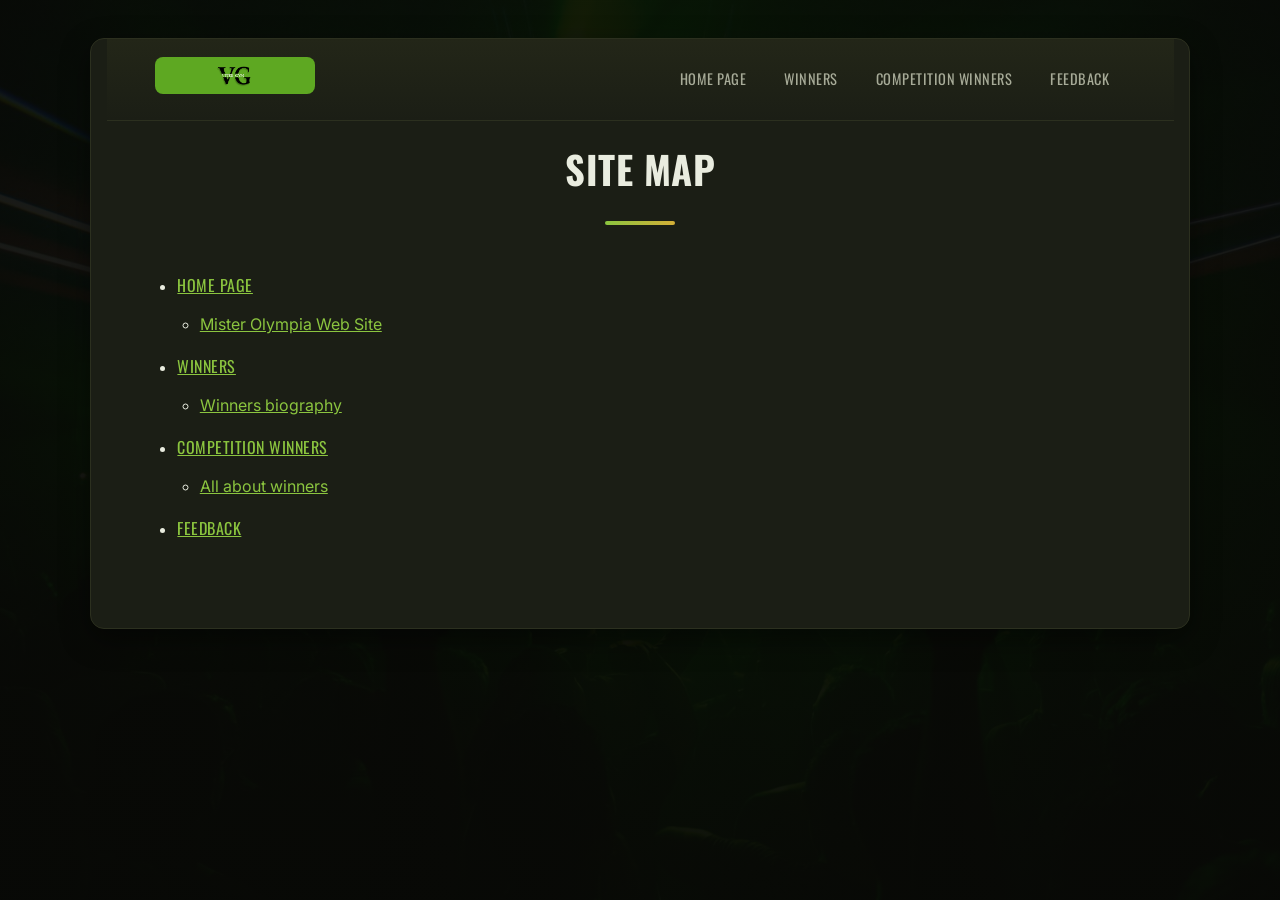
<file: assets/demos/mister-olympia/Sitemap.html>
<!DOCTYPE html>
<html lang="en">
  <head>
    <title>Site Map</title>
    <meta charset='utf-8'>
    <meta name="viewport" content="width=device-width, initial-scale=1">
    <link rel="stylesheet" href="style.css">
  </head>
  <body>
   
    <div class = "box">

<div class="site-header">
<!--I made the logo myself with Phoroshop -->
<a href="#top"><img alt = "Logo" src = "image/Logo.png"></a>

<button class="nav-toggle" aria-label="Toggle navigation" aria-expanded="false"><span></span><span></span><span></span></button>

<div class="navigation">
    <a href="Index.html">Home page</a>
    <a href="History.html">Winners</a>
    <a href="Years.html">Competition winners</a>
    <a href="Form.html">Feedback</a>
</div>
</div>

    <h1>Site Map</h1>

   <ul class="sitemap">
        <li><a href="Index.html">Home page</a>
            <ul>
                <li><a href = "https://mrolympia.com/">Mister Olympia Web Site</a></li>
            </ul>
        </li>

        <li><a href="History.html">Winners</a>
            <ul>
                <li><a href = "https://www.nutrex.com/blog/all-mr-olympia-winners-since-1965/">Winners biography</a></li>
            </ul>
        </li>
        
        <li><a href="Years.html">Competition winners</a>
            <ul>
                <li><a href = "https://www.setforset.com/blogs/news/mr-olympia-winner">All about winners</a></li>
            </ul>
        </li>
        
        <li><a href="Form.html">Feedback</a></li>
    </ul>
   
    </div>

<script>
document.querySelectorAll('.nav-toggle').forEach(function(btn){
    btn.addEventListener('click', function(){
        var open = btn.classList.toggle('open');
        document.querySelector('.navigation').classList.toggle('open');
        btn.setAttribute('aria-expanded', open);
    });
});
</script>

  </body>
</html>
</file>
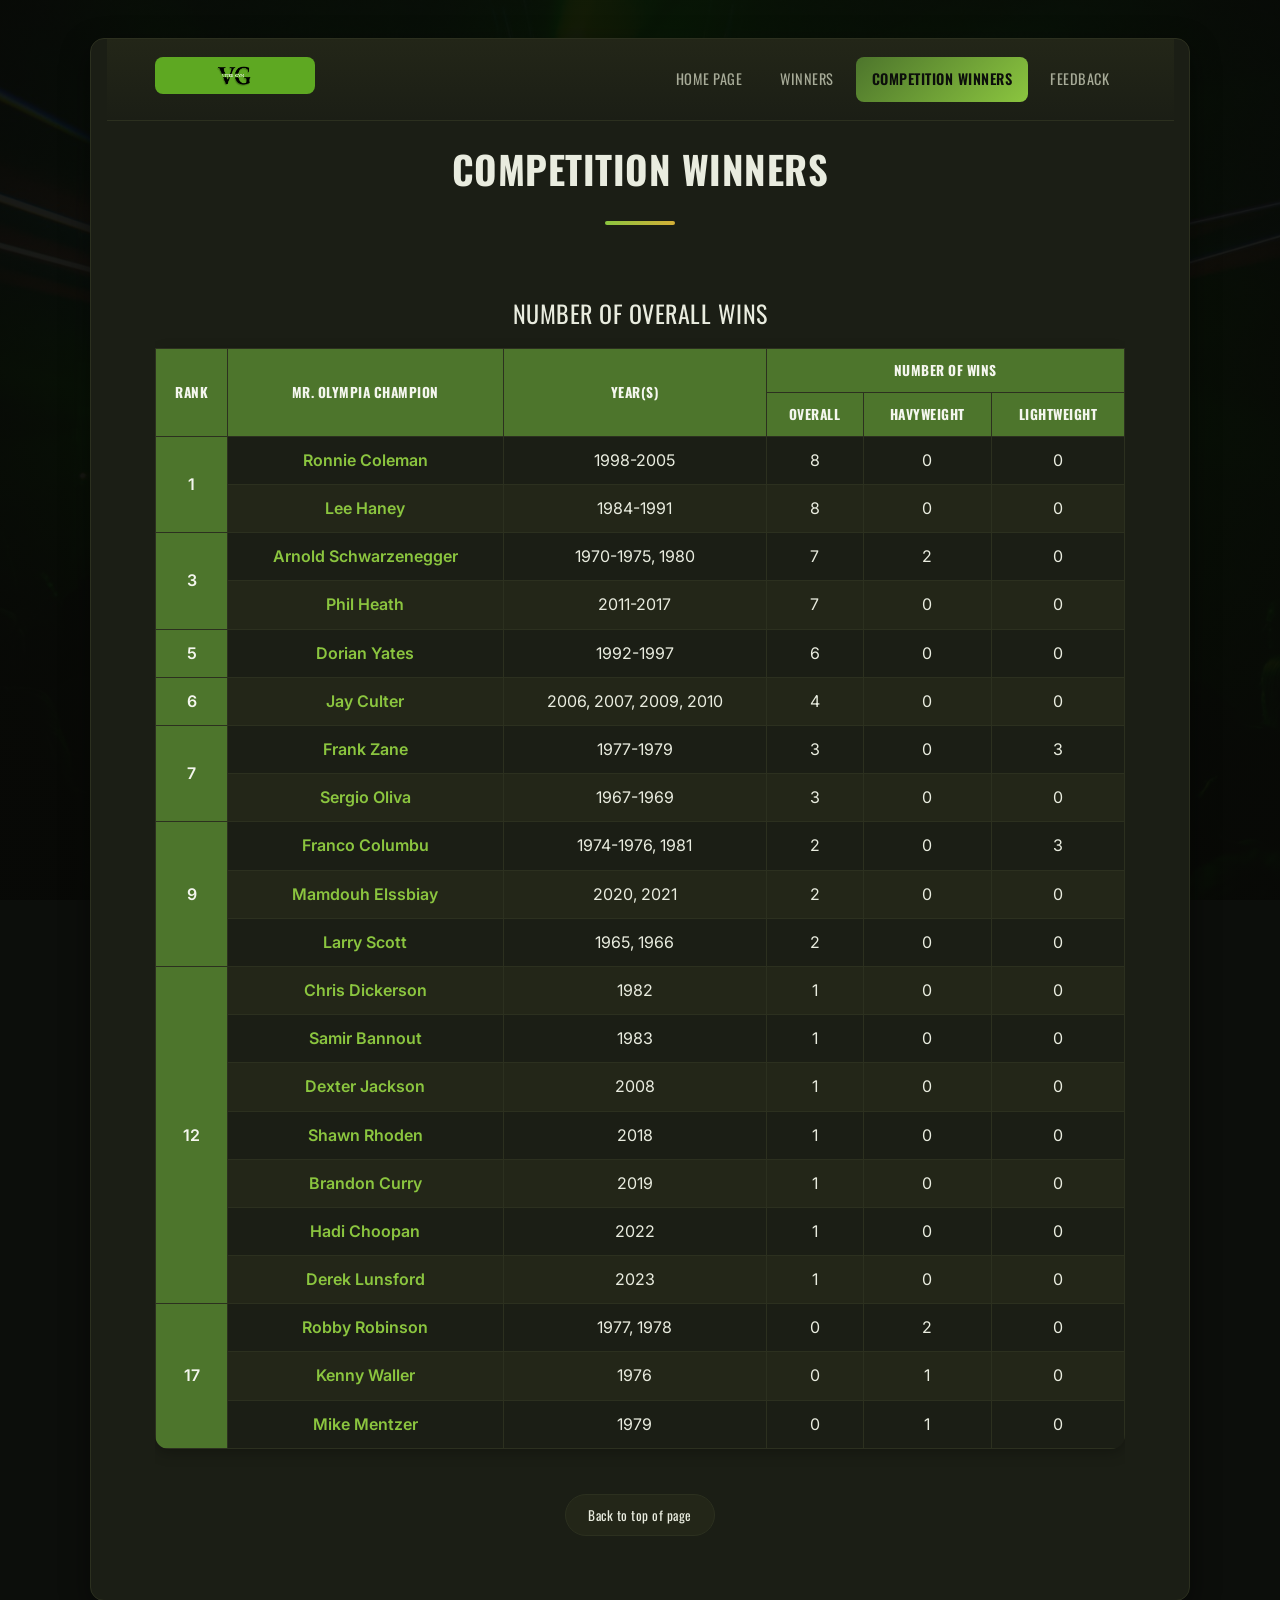
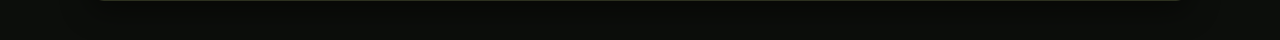
<file: assets/demos/mister-olympia/Years.html>
<!DOCTYPE html>
<html lang="en">
  <head>
    <title>Years of Winners</title>
    <meta charset='utf-8'>
    <meta name="viewport" content="width=device-width, initial-scale=1">
    <link rel="stylesheet" href="style.css">
    
  </head>
  <body>
<div class = "box">

<div class="site-header">
<!--I made the logo myself with Phoroshop -->
<a href="#top"><img alt = "Logo" src = "image/Logo.png"></a>

<button class="nav-toggle" aria-label="Toggle navigation" aria-expanded="false"><span></span><span></span><span></span></button>

<div class="navigation">
    <a href="Index.html">Home page</a>
    <a href="History.html">Winners</a>
    <a class="active" href="Years.html">Competition winners</a>
    <a href="Form.html">Feedback</a>
</div>
</div>

    <h1>Competition Winners</h1>

    <div class="table-scroll">
     <table>
        <caption class = "caption">Number of overall wins</caption>
         
        <thead>
            <tr class="important">
                <th rowspan = "2">Rank</th>
                <th rowspan = "2">Mr. Olympia champion</th>
                <th rowspan = "2">Year(s)</th>
                <th colspan ="3">Number of wins</th>
            </tr>
                
            <tr>
                <th>Overall</th>
                <th>Havyweight</th>
                <th>Lightweight</th>
            </tr>
        </thead>

        <tbody>
        
            <tr>
                <td rowspan = "2" class="important">1</td>
                <td class = "color">Ronnie Coleman</td>
                <td>1998-2005</td>
                <td>8</td>
                <td>0</td>
                <td>0</td>
            </tr>
            
            <tr>
                <td class = "color">Lee Haney</td>
                <td>1984-1991</td>
                <td>8</td>
                <td>0</td>
                <td>0</td>
            </tr>
            
            <tr>
                <td rowspan = "2" class="important">3</td>
                <td class = "color">Arnold Schwarzenegger</td>
                <td>1970-1975, 1980</td>
                <td>7</td>
                <td>2</td>
                <td>0</td>
            </tr>
            
            <tr>
                <td class = "color">Phil Heath</td>
                <td>2011-2017</td>
                <td>7</td>
                <td>0</td>
                <td>0</td>
            </tr>
            
            <tr>
                <td class="important">5</td>
                <td class = "color">Dorian Yates</td>
                <td>1992-1997</td>
                <td>6</td>
                <td>0</td>
                <td>0</td>
            </tr>
            
            <tr>
                <td class="important">6</td>
                <td class = "color">Jay Culter</td>
                <td>2006, 2007, 2009, 2010</td>
                <td>4</td>
                <td>0</td>
                <td>0</td>
            </tr>
            
            <tr>
                <td rowspan = "2" class="important">7</td>
                <td class = "color">Frank Zane</td>
                <td>1977-1979</td>
                <td>3</td>
                <td>0</td>
                <td>3</td>
            </tr>
            
            <tr>
                <td class = "color">Sergio Oliva</td>
                <td>1967-1969</td>
                <td>3</td>
                <td>0</td>
                <td>0</td>
            </tr>
            
            <tr>
                <td rowspan = "3" class="important">9</td>
                <td class = "color">Franco Columbu</td>
                <td>1974-1976, 1981</td>
                <td>2</td>
                <td>0</td>
                <td>3</td>
            </tr>
            
            <tr>
                <td class = "color">Mamdouh Elssbiay</td>
                <td>2020, 2021</td>
                <td>2</td>
                <td>0</td>
                <td>0</td>
            </tr>

            <tr>
                <td class = "color">Larry Scott</td>
                <td>1965, 1966</td>
                <td>2</td>
                <td>0</td>
                <td>0</td>
            </tr>
            
            <tr>
                <td rowspan = "7" class="important">12</td>
                <td class = "color">Chris Dickerson</td>
                <td>1982</td>
                <td>1</td>
                <td>0</td>
                <td>0</td>
            </tr>
            
            <tr>
                <td class = "color">Samir Bannout</td>
                <td>1983</td>
                <td>1</td>
                <td>0</td>
                <td>0</td>
            </tr>
            
            <tr>
                <td class = "color">Dexter Jackson</td>
                <td>2008</td>
                <td>1</td>
                <td>0</td>
                <td>0</td>
            </tr>
            
            <tr>
                <td class = "color">Shawn Rhoden</td>
                <td>2018</td>
                <td>1</td>
                <td>0</td>
                <td>0</td>
            </tr>
            
            <tr>
                <td class = "color">Brandon Curry</td>
                <td>2019</td>
                <td>1</td>
                <td>0</td>
                <td>0</td>
            </tr>
            
            <tr>
                <td class = "color">Hadi Choopan</td>
                <td>2022</td>
                <td>1</td>
                <td>0</td>
                <td>0</td>
            </tr>
            
            <tr>
                <td class = "color">Derek Lunsford</td>
                <td>2023</td>
                <td>1</td>
                <td>0</td>
                <td>0</td>
            </tr>
            
            <tr>
                <td rowspan = "3" class = "important">17</td>
                <td class = "color">Robby Robinson</td>
                <td>1977, 1978</td>
                <td>0</td>
                <td>2</td>
                <td>0</td>
            </tr>
            
            <tr>
                <td class = "color">Kenny Waller</td>
                <td>1976</td>
                <td>0</td>
                <td>1</td>
                <td>0</td>
            </tr>
            
            <tr>
                <td class = "color">Mike Mentzer</td>
                <td>1979</td>
                <td>0</td>
                <td>1</td>
                <td>0</td>
            </tr>
        </tbody>
     </table>
    </div>

<form>
    <input type="BUTTON" value="Back to top of page" onclick="window.location.href='#top'">
</form>

</div>

<script>
document.querySelectorAll('.nav-toggle').forEach(function(btn){
    btn.addEventListener('click', function(){
        var open = btn.classList.toggle('open');
        document.querySelector('.navigation').classList.toggle('open');
        btn.setAttribute('aria-expanded', open);
    });
});
</script>

  </body>
</html>
</file>
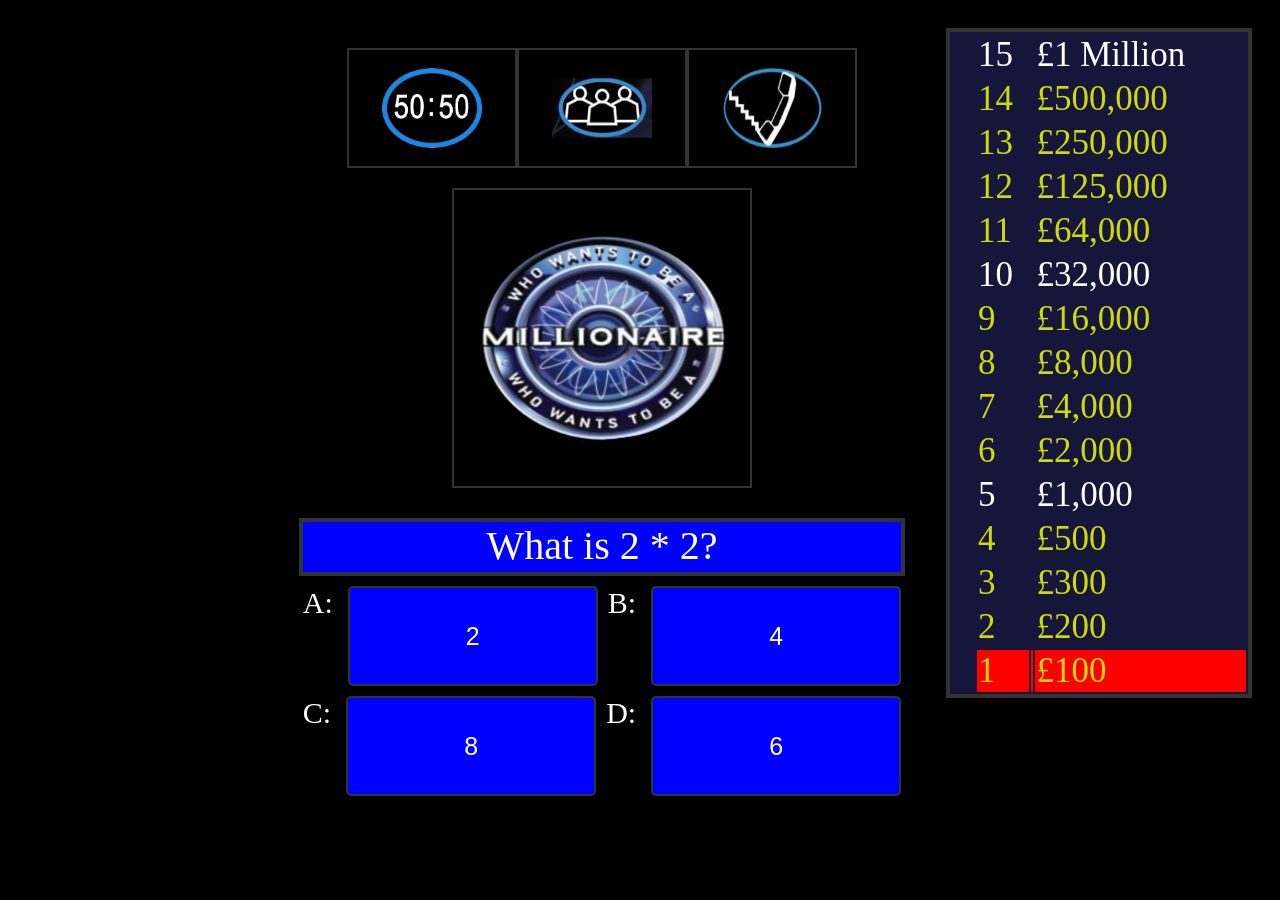
<file: assets/demos/scripting-game/Game.html>
<!DOCTYPE html>
<html>
<head>
    <meta charset="UTF-8" />
    <title>Who wants to be a MILLIONAIRE</title>
    <link rel="stylesheet" type="text/css" href="gameDesign.css" />
</head>
<body>
    <div class="flex-container">
        <div class="middle-content">
            <div class="buttons">
                <button id = "fiftyFifty" class="imageButton" onclick = "fiftyFiftyChance()"><img src="images/50x50.png" alt="Icon 1" /></button>
                <button id = "askAudience"class="imageButton" onclick = "askForHelpAudience()"><img src="images/askAudience.png" alt="Icon 2" /></button>
                <button id = "askFriend"  class="imageButton" onclick = "askForHelpFriend()"><img src="images/phoneCall.png" alt="Icon 3" /></button>
            </div>
            <div class="content-container">
                <button class="imageButton centerButton"><img src="images/whoWantsToBe.png" alt="Center Icon" /></button>
                <div class="player-name" id="playerName"></div>
            </div>

            <div class="question-container">
                <label></label>

                <div class="answer-row">
                    A:<button class="answer-button">Answer 1</button>
                    B:<button class="answer-button">Answer 2</button>
                </div>
                <div class="answer-row">
                    C:<button class="answer-button">Answer 3</button>
                    D:<button class="answer-button">Answer 4</button>
                </div>
            </div>
        </div>

        <table id="moneyTable" class="money-table">
            <tr class="savePoint">
                <td>15</td>
                <td></td>
                <td>£1 Million</td>
            </tr>
            <tr>
                <td>14</td>
                <td></td>
                <td>£500,000</td>
            </tr>
            <tr>
                <td>13</td>
                <td></td>
                <td>£250,000</td>
            </tr>
            <tr>
                <td>12</td>
                <td></td>
                <td>£125,000</td>
            </tr>
            <tr>
                <td>11</td>
                <td></td>
                <td>£64,000</td>
            </tr>
            <tr class="savePoint">
                <td>10</td>
                <td></td>
                <td>£32,000</td>
            </tr>
            <tr>
                <td>9</td>
                <td></td>
                <td>£16,000</td>
            </tr>
            <tr>
                <td>8</td>
                <td></td>
                <td>£8,000</td>
            </tr>
            <tr>
                <td>7</td>
                <td></td>
                <td>£4,000</td>
            </tr>
            <tr>
                <td>6</td>
                <td></td>
                <td>£2,000</td>
            </tr>
            <tr class="savePoint">
                <td>5</td>
                <td></td>
                <td>£1,000</td>
            </tr>
            <tr>
                <td>4</td>
                <td></td>
                <td>£500</td>
            </tr>
            <tr>
                <td>3</td>
                <td></td>
                <td>£300</td>
            </tr>
            <tr>
                <td>2</td>
                <td></td>
                <td>£200</td>
            </tr>
            <tr>
                <td>1</td>
                <td></td>
                <td>£100</td>
            </tr>
        </table>
    </div>

    <script src = "gameDev.js"></script>

</body>
</html>
</file>
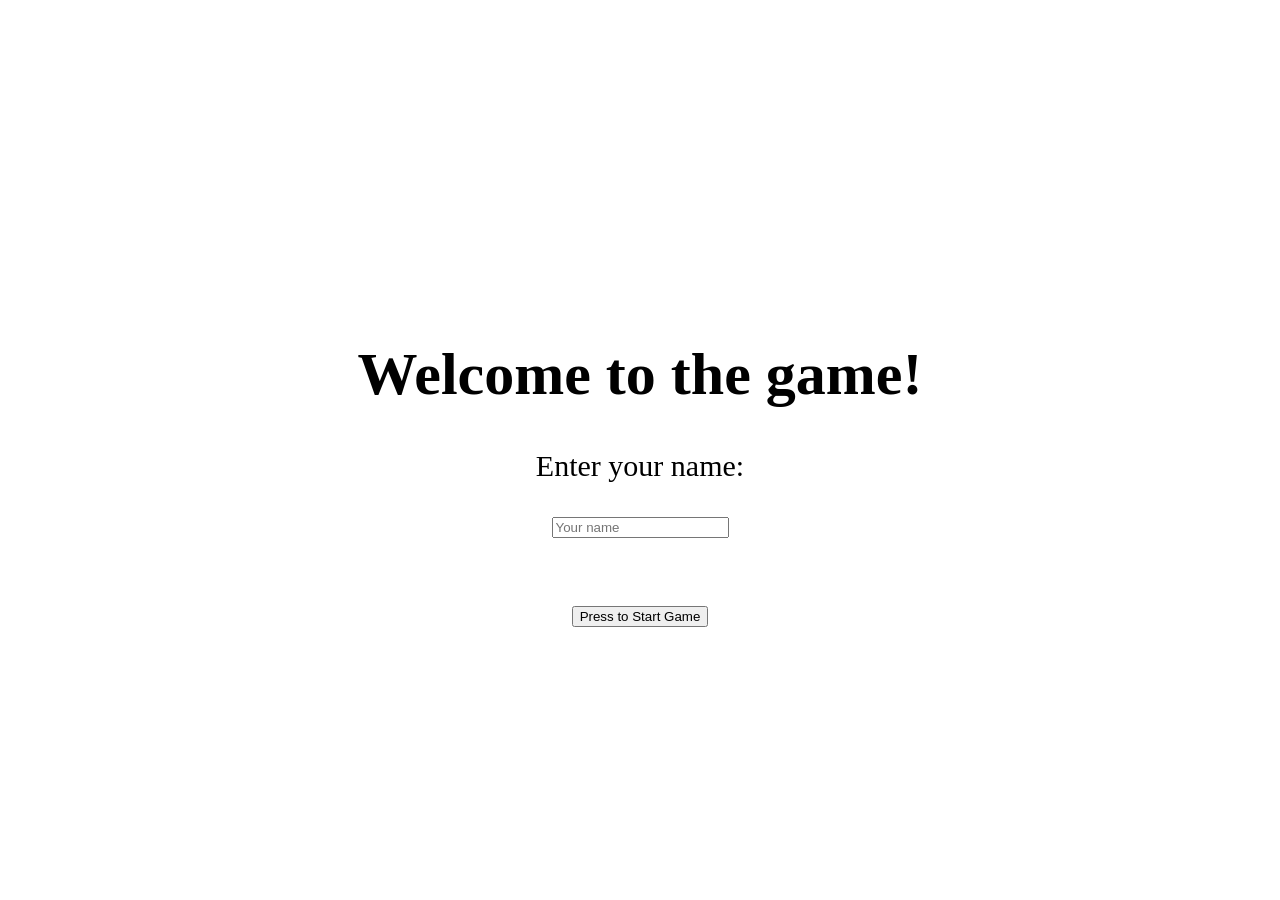
<file: assets/demos/scripting-game/introduction.html>
<!DOCTYPE html>
<html>
<head>
    <meta charset="UTF-8" />
    <title>Introduction Page</title>
    <link rel="stylesheet" type="text/css" href="introduction.css" />
</head>
<body>
    <div class = "introductionPage">
        <h1>Welcome to the game!</h1>
        <label>Enter your name:</label><br>
        <input type="text" id="playerName" placeholder="Your name"><br><br>
        <button id = "startGame"> Press to Start Game</button>
    </div>

    <script>

        //https://stackoverflow.com/questions/27765666/passing-variable-through-javascript-from-one-html-page-to-another-page
        document.getElementById("startGame").onclick = function(){
        const username = document.getElementById("playerName").value.trim();

        if (username){
            localStorage.setItem("playerName", username);

            window.location.href = "Game.html";
        }
        else{
            alert("Please enter the name to start!");
        }
    }
    </script>
</body>
</html>
</file>
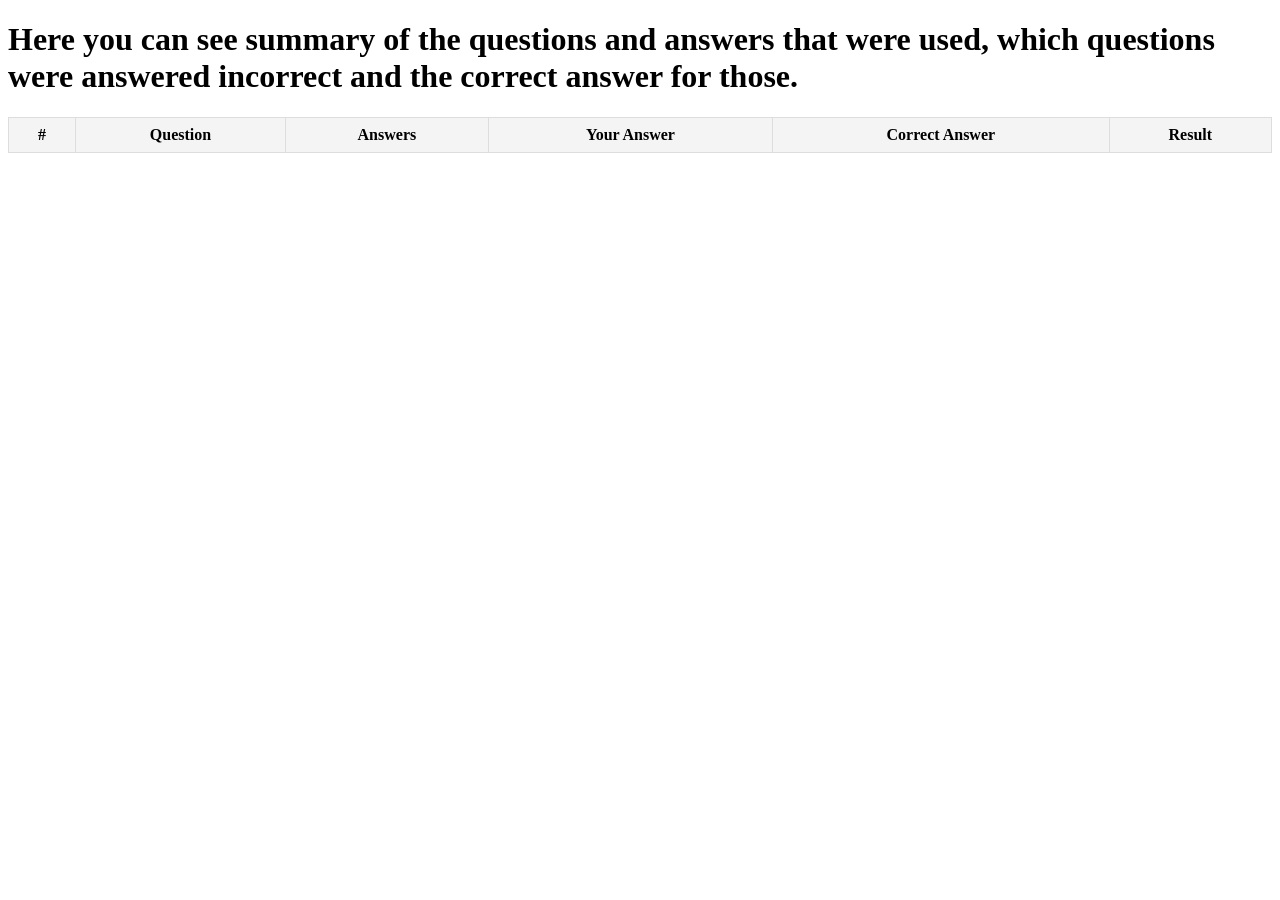
<file: assets/demos/scripting-game/summary.html>
<!DOCTYPE html>
<html lang="en">
<head>
    <meta charset="UTF-8">
    <meta name="viewport" content="width=device-width, initial-scale=1.0">
    <title>Summary Page</title>
    <style>
        table {
            width: 100%;
            border-collapse: collapse;
            margin: 20px 0;
        }
        th, td {
            border: 1px solid #ddd;
            padding: 8px;
            text-align: center;
        }
        th {
            background-color: #f4f4f4;
        }
        .correct {
            color: green;
        }
        .wrong {
            color: red;
        }
    </style>
</head>
<body>
    <h1>Here you can see summary of the questions 
        and answers that were used, which questions 
        were answered incorrect and the correct answer for those.
    </h1>

    <table id="summaryTable">
        <thead>
            <tr>
                <th>#</th>
                <th>Question</th>
                <th>Answers</th>
                <th>Your Answer</th>
                <th>Correct Answer</th>
                <th>Result</th>
            </tr>
        </thead>
        <tbody>
        </tbody>
    </table>
    <script src="summary.js"></script>
</body>
</html>
</file>
<file: css/styles.css>
/* =========================================================================
   Portfolio stylesheet
   Palette (WCAG AA checked against the text colors used with each):
     --purple        #800080  dominant surface color (header, section banners)
     --purple-dark   #4A0E4E  footer / deep surfaces / high-contrast text
     --purple-bright #9D00FF  links, buttons, CTAs, focus accents
     --yellow        #F8D166  SMALL accents only — badges, underlines, dots
   ========================================================================= */

:root {
  --purple: #800080;
  --purple-dark: #4A0E4E;
  --purple-bright: #9D00FF;
  --yellow: #F8D166;

  --surface: #ffffff;
  --surface-alt: #F6EEF8;      /* very light lavender tint, used behind sections */
  --surface-card: #ffffff;
  --text-body: #241226;         /* near-black with a purple cast, for body copy */
  --text-muted: #6b5570;
  --text-on-dark: #ffffff;

  --border-subtle: #e4d6ea;

  --radius-sm: 6px;
  --radius-md: 12px;
  --radius-lg: 18px;

  --shadow-sm: 0 1px 3px rgba(74, 14, 78, 0.12);
  --shadow-md: 0 8px 24px rgba(74, 14, 78, 0.16);
  --shadow-lg: 0 16px 40px rgba(74, 14, 78, 0.22);

  --header-height: 64px;
  --filter-bar-height: 60px;
  --transition-fast: 150ms ease;
  --transition-med: 250ms ease;

  --font-body: -apple-system, BlinkMacSystemFont, "Segoe UI", Roboto, Helvetica, Arial, sans-serif;
  --font-mono: "SFMono-Regular", Consolas, "Liberation Mono", Menlo, monospace;
}

/* ---------- Reset / base ---------- */
* { box-sizing: border-box; }
html {
  scroll-behavior: smooth;
  scroll-padding-top: calc(var(--header-height) + var(--filter-bar-height) + 12px);
}
body {
  margin: 0;
  font-family: var(--font-body);
  color: var(--text-body);
  background: var(--surface);
  line-height: 1.6;
  -webkit-font-smoothing: antialiased;
}
img { max-width: 100%; display: block; }
h1, h2, h3, h4, h5 { line-height: 1.2; margin: 0 0 0.5em; font-weight: 700; }
p { margin: 0 0 1em; }
a { color: var(--purple-bright); text-decoration-thickness: 1.5px; }
a:hover { color: var(--purple-dark); }
ul { margin: 0; padding: 0; list-style: none; }
button { font: inherit; }

.container {
  width: 100%;
  max-width: 1120px;
  margin-inline: auto;
  padding-inline: 24px;
}

.sr-only {
  position: absolute;
  width: 1px; height: 1px;
  padding: 0; margin: -1px;
  overflow: hidden;
  clip: rect(0,0,0,0);
  white-space: nowrap; border: 0;
}

.skip-link {
  position: absolute;
  left: 8px; top: -60px;
  background: var(--purple-dark);
  color: #fff;
  padding: 10px 16px;
  border-radius: var(--radius-sm);
  z-index: 1000;
  transition: top var(--transition-fast);
}
.skip-link:focus { top: 8px; }

/* Consistent, visible focus ring everywhere (accessibility) */
a:focus-visible,
button:focus-visible,
[tabindex]:focus-visible {
  outline: 3px solid var(--yellow);
  outline-offset: 2px;
  border-radius: 4px;
}

/* ---------- Buttons ---------- */
.btn {
  display: inline-flex;
  align-items: center;
  gap: 8px;
  padding: 12px 22px;
  border-radius: var(--radius-md);
  font-weight: 600;
  text-decoration: none;
  border: 2px solid transparent;
  cursor: pointer;
  transition: transform var(--transition-fast), box-shadow var(--transition-fast), background var(--transition-fast);
}
.btn-cta {
  background: var(--purple-bright);
  color: #fff;
}
.btn-cta:hover { background: var(--purple-dark); color: #fff; transform: translateY(-2px); box-shadow: var(--shadow-md); }
.btn-ghost {
  background: transparent;
  border-color: rgba(255,255,255,0.7);
  color: #fff;
}
.btn-ghost:hover { background: rgba(255,255,255,0.15); color: #fff; transform: translateY(-2px); }
.btn-small {
  padding: 8px 14px;
  font-size: 0.85rem;
  border-radius: var(--radius-sm);
}
.btn-outline {
  background: transparent;
  border-color: var(--purple-bright);
  color: var(--purple-bright);
}
.btn-outline:hover { background: var(--purple-bright); color: #fff; }

/* =========================================================================
   Header / Navigation
   ========================================================================= */
.site-header {
  position: sticky;
  top: 0;
  z-index: 100;
  height: var(--header-height);
  background: var(--purple);
  box-shadow: var(--shadow-sm);
}
.header-inner {
  height: 100%;
  display: flex;
  align-items: center;
  justify-content: space-between;
}
.brand {
  display: flex;
  align-items: center;
  gap: 10px;
  color: #fff;
  text-decoration: none;
  font-weight: 700;
  font-size: 1.05rem;
}
.brand:hover { color: var(--yellow); }
.brand-mark {
  display: inline-flex;
  align-items: center;
  justify-content: center;
  width: 34px; height: 34px;
  border-radius: 50%;
  background: var(--purple-dark);
  color: var(--yellow);
  font-family: Georgia, serif;
  font-weight: 700;
  object-fit: cover;
}

/* Nav toggle (hamburger) — hidden on desktop */
.nav-toggle {
  display: none;
  flex-direction: column;
  justify-content: center;
  gap: 5px;
  width: 40px; height: 40px;
  background: transparent;
  border: none;
  border-radius: var(--radius-sm);
  cursor: pointer;
}
.nav-toggle-bar {
  display: block;
  width: 22px; height: 2px;
  background: #fff;
  border-radius: 2px;
  transition: transform var(--transition-fast), opacity var(--transition-fast);
}
.nav-toggle[aria-expanded="true"] .nav-toggle-bar:nth-child(1) { transform: translateY(7px) rotate(45deg); }
.nav-toggle[aria-expanded="true"] .nav-toggle-bar:nth-child(2) { opacity: 0; }
.nav-toggle[aria-expanded="true"] .nav-toggle-bar:nth-child(3) { transform: translateY(-7px) rotate(-45deg); }

.nav-list {
  display: flex;
  align-items: center;
  gap: 4px;
}
.nav-link {
  display: inline-flex;
  align-items: center;
  gap: 4px;
  color: #fff;
  text-decoration: none;
  background: transparent;
  border: none;
  padding: 10px 14px;
  border-radius: var(--radius-sm);
  font-weight: 600;
  font-size: 0.95rem;
  cursor: pointer;
  position: relative;
}
.nav-link::after {
  content: "";
  position: absolute;
  left: 14px; right: 14px; bottom: 6px;
  height: 2px;
  background: var(--yellow);
  transform: scaleX(0);
  transform-origin: left;
  transition: transform var(--transition-fast);
}
.nav-link:hover::after,
.nav-link:focus-visible::after,
.nav-link.is-active::after { transform: scaleX(1); }
.nav-link:hover { color: var(--yellow); }
.nav-link.is-active { color: var(--yellow); }

.chevron {
  width: 8px; height: 8px;
  border-right: 2px solid currentColor;
  border-bottom: 2px solid currentColor;
  transform: rotate(45deg);
  transition: transform var(--transition-fast);
  margin-top: -3px;
}
.nav-dropdown-trigger[aria-expanded="true"] .chevron { transform: rotate(-135deg); margin-top: 3px; }

.nav-item-dropdown { position: relative; }
.submenu {
  position: absolute;
  top: calc(100% + 6px);
  left: 0;
  min-width: 180px;
  background: #fff;
  border-radius: var(--radius-md);
  box-shadow: var(--shadow-lg);
  padding: 8px;
  opacity: 0;
  visibility: hidden;
  transform: translateY(-6px);
  transition: opacity var(--transition-fast), transform var(--transition-fast), visibility var(--transition-fast);
}
.nav-item-dropdown:hover .submenu,
.nav-item-dropdown:focus-within .submenu,
.submenu.is-open {
  opacity: 1;
  visibility: visible;
  transform: translateY(0);
}
.submenu a {
  display: block;
  padding: 10px 12px;
  border-radius: var(--radius-sm);
  color: var(--purple-dark);
  text-decoration: none;
  font-weight: 600;
  font-size: 0.92rem;
}
.submenu a:hover { background: var(--surface-alt); color: var(--purple-bright); }

/* =========================================================================
   Hero
   ========================================================================= */
.hero {
  position: relative;
  background: linear-gradient(160deg, var(--purple) 0%, var(--purple-dark) 100%);
  color: #fff;
  padding: 80px 0 64px;
  text-align: center;
  overflow: hidden;
}
.hero-decor {
  position: absolute;
  inset: 0;
  pointer-events: none;
  background:
    radial-gradient(480px circle at 12% 15%, rgba(248, 209, 102, 0.16), transparent 60%),
    radial-gradient(560px circle at 88% 85%, rgba(157, 0, 255, 0.35), transparent 60%);
}
.hero-inner { position: relative; max-width: 720px; }
.hero-eyebrow {
  text-transform: uppercase;
  letter-spacing: 0.14em;
  font-size: 0.8rem;
  font-weight: 700;
  color: var(--yellow);
  margin-bottom: 12px;
}
.hero-title {
  font-size: clamp(2.3rem, 5.5vw, 3.4rem);
  letter-spacing: -0.01em;
  margin-bottom: 16px;
}
.hero-lede {
  font-size: 1.1rem;
  color: rgba(255,255,255,0.9);
  margin-bottom: 32px;
}
.hero-actions {
  display: flex;
  gap: 14px;
  justify-content: center;
  flex-wrap: wrap;
}
.hero-stats {
  display: flex;
  justify-content: center;
  gap: 36px;
  flex-wrap: wrap;
  margin: 48px 0 0;
  padding-top: 32px;
  border-top: 1px solid rgba(255,255,255,0.18);
}
.hero-stat dt {
  font-size: 0.75rem;
  text-transform: uppercase;
  letter-spacing: 0.06em;
  color: rgba(255,255,255,0.75);
  margin-bottom: 4px;
}
.hero-stat dd {
  margin: 0;
  font-size: 1.8rem;
  font-weight: 700;
  color: var(--yellow);
}

/* =========================================================================
   Project filter / search bar
   ========================================================================= */
.filter-bar {
  position: sticky;
  top: var(--header-height);
  z-index: 90;
  background: var(--surface);
  border-bottom: 1px solid var(--border-subtle);
  box-shadow: var(--shadow-sm);
}
.filter-bar-inner {
  display: flex;
  align-items: center;
  gap: 14px;
  flex-wrap: wrap;
  padding-block: 14px;
}
.filter-search {
  display: flex;
  align-items: center;
  gap: 8px;
  background: var(--surface-alt);
  border: 1px solid var(--border-subtle);
  border-radius: 999px;
  padding: 8px 16px;
  color: var(--text-muted);
  flex: 1 1 260px;
  max-width: 380px;
}
.filter-search:focus-within { border-color: var(--purple-bright); }
.filter-search input {
  border: none;
  background: transparent;
  outline: none;
  font: inherit;
  font-size: 0.9rem;
  color: var(--text-body);
  width: 100%;
}
.filter-chips {
  display: flex;
  flex-wrap: wrap;
  gap: 8px;
  flex: 2 1 300px;
}
.filter-chip {
  border: 1px solid var(--border-subtle);
  background: #fff;
  color: var(--purple-dark);
  font-size: 0.8rem;
  font-weight: 600;
  padding: 6px 14px;
  border-radius: 999px;
  cursor: pointer;
  transition: background var(--transition-fast), color var(--transition-fast), border-color var(--transition-fast);
}
.filter-chip:hover { border-color: var(--purple-bright); }
.filter-chip.is-active {
  background: var(--purple-bright);
  border-color: var(--purple-bright);
  color: #fff;
}
.filter-count {
  margin: 0 0 0 auto;
  font-size: 0.82rem;
  color: var(--text-muted);
  white-space: nowrap;
}
@media (max-width: 760px) {
  .filter-count { margin-left: 0; flex-basis: 100%; }
}

/* Grid / List layout toggle (initViewToggle in app.js) */
.view-toggle {
  display: inline-flex;
  gap: 2px;
  padding: 3px;
  background: var(--surface-alt);
  border: 1px solid var(--border-subtle);
  border-radius: 999px;
  flex-shrink: 0;
}
.view-toggle-btn {
  display: inline-flex;
  align-items: center;
  gap: 6px;
  border: 0;
  background: transparent;
  color: var(--purple-dark);
  font-size: 0.8rem;
  font-weight: 600;
  padding: 6px 14px;
  border-radius: 999px;
  cursor: pointer;
  transition: background var(--transition-fast), color var(--transition-fast);
}
.view-toggle-btn:hover { color: var(--purple-bright); }
.view-toggle-btn[aria-pressed="true"] { background: var(--purple-bright); color: #fff; }
.view-toggle-btn:focus-visible { outline: 3px solid var(--yellow); outline-offset: 2px; }

/* Phones: count and an icon-only toggle share one row, so the sticky bar
   doesn't grow. The label stays in the accessibility tree (visually hidden). */
@media (max-width: 760px) {
  .filter-chips { flex-basis: 100%; }
  .filter-count { flex: 1 1 0; min-width: 0; white-space: normal; }
  .view-toggle-btn { padding: 7px 12px; }
  .view-toggle-label {
    position: absolute;
    width: 1px; height: 1px;
    overflow: hidden;
    clip: rect(0 0 0 0);
    white-space: nowrap;
  }
}

/* =========================================================================
   Section shells
   ========================================================================= */
.page-section { scroll-margin-top: calc(var(--header-height) + var(--filter-bar-height)); }
.page-section:nth-of-type(even) { background: var(--surface-alt); }

.section-banner {
  background: linear-gradient(120deg, var(--purple) 0%, var(--purple-dark) 130%);
  color: #fff;
  padding: 40px 0;
}
.section-banner h2 {
  margin-bottom: 6px;
  font-size: clamp(1.6rem, 3vw, 2.2rem);
  letter-spacing: -0.01em;
}
.section-tagline { color: rgba(255,255,255,0.88); margin: 0; max-width: 640px; }
.diploma-banner { background: linear-gradient(135deg, var(--purple) 0%, var(--purple-bright) 100%); }

.semester-block { padding: 40px 0; scroll-margin-top: calc(var(--header-height) + var(--filter-bar-height)); }
.semester-block:first-of-type { padding-top: 48px; }
.semester-heading {
  font-size: 1.3rem;
  color: var(--purple-dark);
  border-left: 5px solid var(--purple-bright);
  padding-left: 12px;
  margin-bottom: 24px;
}

.project-grid {
  display: grid;
  grid-template-columns: repeat(auto-fill, minmax(320px, 1fr));
  gap: 24px;
}
.project-grid.diploma-grid { grid-template-columns: 1fr; padding-bottom: 56px; }
.project-grid-empty {
  color: var(--text-muted);
  font-style: italic;
}

/* =========================================================================
   CV section
   ========================================================================= */
.cv-content { padding: 48px 0 64px; display: grid; gap: 40px; grid-template-columns: 320px 1fr; align-items: start; }
.cv-name { font-size: 1.6rem; margin-bottom: 2px; color: var(--purple-dark); }
.cv-role { color: var(--purple-bright); font-weight: 600; margin-bottom: 16px; }
.cv-summary { color: var(--text-body); }
.cv-contact { display: flex; flex-direction: column; gap: 8px; margin: 16px 0 20px; }
.cv-contact-link { font-weight: 600; }
.cv-contact-location { color: var(--text-muted); font-size: 0.9rem; }

.cv-grid { display: grid; gap: 24px; grid-template-columns: repeat(2, 1fr); }
.cv-block {
  background: var(--surface-card);
  border: 1px solid var(--border-subtle);
  border-radius: var(--radius-md);
  padding: 20px;
}
.cv-block h4 { color: var(--purple-dark); margin-bottom: 12px; font-size: 1rem; text-transform: uppercase; letter-spacing: 0.04em; }
.cv-list { display: flex; flex-direction: column; gap: 12px; }
.cv-list li { display: flex; flex-direction: column; }
.cv-item-title { font-weight: 600; }
.cv-item-meta { font-size: 0.85rem; color: var(--text-muted); }
.cv-list-plain li { font-size: 0.95rem; }
.cv-skill-group { font-size: 0.92rem; margin-bottom: 10px; }

/* =========================================================================
   Project cards
   ========================================================================= */
.project-card {
  background: var(--surface-card);
  border: 1px solid var(--border-subtle);
  border-top: 3px solid var(--purple-bright);
  border-radius: var(--radius-lg);
  overflow: hidden;
  display: flex;
  flex-direction: column;
  box-shadow: var(--shadow-sm);
  transition: transform var(--transition-med), box-shadow var(--transition-med), opacity var(--transition-med);
}
.project-card:hover { transform: translateY(-4px); box-shadow: var(--shadow-md); }
.project-card[data-type="non-code"] { border-top-color: var(--yellow); }

.project-card.is-hidden { display: none !important; }  /* must beat the list-view display:grid */

.project-card.reveal-init {
  opacity: 0;
  transform: translateY(16px);
}

.project-card-head {
  padding: 20px 22px 0;
}
.project-card-title { font-size: 1.15rem; color: var(--purple-dark); margin-bottom: 4px; }
.project-card-course { color: var(--purple-bright); font-weight: 600; font-size: 0.85rem; margin-bottom: 12px; }

.project-card-body { padding: 0 22px; flex: 1; }
.project-card-desc { color: var(--text-body); font-size: 0.95rem; }
.project-card-img { border-radius: 12px; border: 1px solid var(--border-subtle); margin-bottom: 16px; }

.tech-pills { display: flex; flex-wrap: wrap; align-items: flex-start; align-content: flex-start; gap: 6px; margin: 0 0 16px; padding: 0 22px; }
.tech-pill {
  background: var(--surface-alt);
  color: var(--purple-dark);
  border: 1px solid var(--border-subtle);
  border-radius: 999px;
  padding: 4px 12px;
  font-size: 0.78rem;
  font-weight: 600;
}

.project-card-links {
  display: flex;
  flex-wrap: wrap;
  gap: 10px;
  padding: 0 22px 20px;
}

/* Code snippet */
.code-snippet {
  margin: 0 22px 18px;
  background: var(--purple-dark);
  color: #f3e9f5;
  border-radius: var(--radius-md);
  padding: 14px 16px;
  overflow-x: auto;
  font-family: var(--font-mono);
  font-size: 0.8rem;
  line-height: 1.5;
}
.code-snippet code { white-space: pre; }

/* Demo panel */
.demo-panel {
  margin: 0 22px 22px;
  border: 2px dashed var(--purple-bright);
  border-radius: var(--radius-md);
  padding: 16px;
  background: #FAF5FC;
}
.demo-label {
  display: inline-flex;
  align-items: center;
  gap: 6px;
  background: var(--yellow);
  color: var(--purple-dark);
  font-weight: 700;
  font-size: 0.72rem;
  text-transform: uppercase;
  letter-spacing: 0.05em;
  padding: 3px 10px;
  border-radius: 999px;
  margin-bottom: 12px;
}
.demo-note { font-size: 0.82rem; color: var(--text-muted); margin-bottom: 12px; }

/* Full-screen demo viewer (native <dialog>, see openDemoFullscreen in app.js) */
.demo-dialog {
  width: 100vw;
  height: 100vh;
  height: 100dvh;
  max-width: none;
  max-height: none;
  margin: 0;
  padding: 0;
  border: 0;
  background: #fff;
}
.demo-dialog[open] { display: flex; flex-direction: column; }
.demo-dialog::backdrop { background: rgba(36, 18, 38, 0.6); }
.demo-dialog-bar {
  display: flex;
  align-items: center;
  justify-content: space-between;
  gap: 12px;
  padding: 10px 16px;
  background: var(--purple-dark);
  color: var(--text-on-dark);
}
.demo-dialog-title {
  font-size: 1rem;
  margin: 0;
  min-width: 0;
  overflow: hidden;
  text-overflow: ellipsis;
  white-space: nowrap;
}
.demo-dialog-close {
  flex-shrink: 0;
  display: inline-flex;
  align-items: center;
  gap: 6px;
  padding: 8px 14px;
  border: 0;
  border-radius: var(--radius-sm);
  background: var(--yellow);
  color: var(--purple-dark);
  font: inherit;
  font-weight: 700;
  cursor: pointer;
}
.demo-dialog-close:hover { background: #fff; }
.demo-dialog-close:focus-visible { outline: 3px solid #fff; outline-offset: 2px; }
.demo-dialog-body { flex: 1; min-height: 0; }
.demo-dialog-body iframe { display: block; width: 100%; height: 100%; border: 0; }
html.has-demo-dialog { overflow: hidden; }

.demo-custom { display: flex; flex-direction: column; gap: 10px; }
.demo-row { display: flex; gap: 8px; flex-wrap: wrap; align-items: center; }
.demo-row label { font-size: 0.85rem; font-weight: 600; color: var(--purple-dark); }
.demo-row input[type="number"],
.demo-row input[type="text"],
.demo-row select {
  padding: 7px 10px;
  border: 1px solid var(--border-subtle);
  border-radius: var(--radius-sm);
  font: inherit;
  font-size: 0.88rem;
  min-width: 0;
}
.demo-row input[type="range"] { accent-color: var(--purple-bright); }
.demo-output {
  background: #fff;
  border: 1px solid var(--border-subtle);
  border-radius: var(--radius-sm);
  padding: 10px 12px;
  font-family: var(--font-mono);
  font-size: 0.85rem;
  min-height: 1.4em;
  white-space: pre-wrap;
  word-break: break-word;
}
.demo-btn {
  background: var(--purple-bright);
  color: #fff;
  border: none;
  border-radius: var(--radius-sm);
  padding: 8px 16px;
  font-weight: 600;
  font-size: 0.85rem;
  cursor: pointer;
  transition: background var(--transition-fast);
}
.demo-btn:hover { background: var(--purple-dark); }
.demo-btn-secondary { background: var(--surface-alt); color: var(--purple-dark); }
.demo-btn-secondary:hover { background: var(--border-subtle); }

.demo-gate-viz { display: flex; align-items: center; gap: 14px; }
.demo-bulb {
  width: 30px; height: 30px;
  border-radius: 50%;
  background: #ddd;
  border: 2px solid var(--border-subtle);
  transition: background var(--transition-fast), box-shadow var(--transition-fast);
}
.demo-bulb.is-on {
  background: var(--yellow);
  box-shadow: 0 0 14px rgba(248, 209, 102, 0.9);
  border-color: var(--yellow);
}

.demo-table { width: 100%; border-collapse: collapse; font-size: 0.85rem; }
.demo-table th, .demo-table td { text-align: left; padding: 6px 8px; border-bottom: 1px solid var(--border-subtle); }
.demo-table th { color: var(--purple-dark); }

.demo-piggy-summary { display: flex; gap: 16px; flex-wrap: wrap; }
.demo-stat { background: #fff; border: 1px solid var(--border-subtle); border-radius: var(--radius-sm); padding: 8px 14px; min-width: 110px; }
.demo-stat-label { display: block; font-size: 0.72rem; color: var(--text-muted); text-transform: uppercase; letter-spacing: 0.04em; }
.demo-stat-value { display: block; font-weight: 700; font-size: 1.05rem; color: var(--purple-dark); }
.demo-stat-value.is-warning { color: #b3261e; }

.demo-bar-track { background: var(--border-subtle); border-radius: 999px; height: 10px; overflow: hidden; }
.demo-bar-fill { height: 100%; background: var(--purple-bright); transition: width var(--transition-med), background var(--transition-med); }
.demo-bar-fill.is-over { background: #b3261e; }

/* Diploma project — feature layout */
.diploma-card { display: grid; grid-template-columns: 1fr; }
.diploma-card > * { align-self: start; }
@media (min-width: 860px) {
  .diploma-card { grid-template-columns: 1.1fr 1fr; }
  .diploma-card .project-card-head,
  .diploma-card .project-card-body,
  .diploma-card .tech-pills,
  .diploma-card .project-card-links { padding-left: 28px; padding-right: 28px; }
  .diploma-card .code-snippet,
  .diploma-card .demo-panel { margin-left: 28px; margin-right: 28px; }
}

/* =========================================================================
   List view — html[data-project-view="list"], set by the Grid/List toggle.
   .project-grid[data-semester] = every course grid, i.e. everything except
   the diploma feature card, which keeps its own layout in both views.
   ========================================================================= */
.project-card-more { display: none; }  /* only used in list view */

[data-project-view="list"] .project-grid[data-semester] { grid-template-columns: 1fr; gap: 14px; }

[data-project-view="list"] .project-grid[data-semester] .project-card {
  display: grid;
  grid-template-columns: minmax(180px, 260px) minmax(0, 1fr);
  grid-template-areas:
    "head   body"
    "head   tech"
    "head   links"
    "head   more"
    "extras extras";
  align-items: start;
  column-gap: 32px;
  padding: 20px 24px;
  border-top: 1px solid var(--border-subtle);
  border-left: 4px solid var(--purple-bright);
  border-radius: var(--radius-md);
}
[data-project-view="list"] .project-grid[data-semester] .project-card[data-type="non-code"] { border-left-color: var(--yellow); }

[data-project-view="list"] .project-grid[data-semester] .project-card-head { grid-area: head; padding: 0; }
[data-project-view="list"] .project-grid[data-semester] .project-card-title { font-size: 1.05rem; }
[data-project-view="list"] .project-grid[data-semester] .project-card-course { margin-bottom: 0; }

[data-project-view="list"] .project-grid[data-semester] .project-card-body {
  grid-area: body;
  padding: 0;
  display: flex;
  gap: 20px;
  align-items: flex-start;
}
[data-project-view="list"] .project-grid[data-semester] .project-card-desc { flex: 1; margin-bottom: 12px; }
[data-project-view="list"] .project-grid[data-semester] .project-card-body img { flex: 0 0 180px; width: 180px; }

[data-project-view="list"] .project-grid[data-semester] .tech-pills { grid-area: tech; padding: 0; margin-bottom: 12px; }
[data-project-view="list"] .project-grid[data-semester] .project-card-links { grid-area: links; padding: 0; margin-bottom: 8px; }

[data-project-view="list"] .project-grid[data-semester] .project-card-more {
  grid-area: more;
  justify-self: start;
  display: inline-flex;
  align-items: center;
  gap: 6px;
  border: 0;
  background: none;
  padding: 4px 0;
  color: var(--purple-bright);
  font-size: 0.85rem;
  font-weight: 600;
  cursor: pointer;
}
[data-project-view="list"] .project-grid[data-semester] .project-card-more::after {
  content: "▾";
  transition: transform var(--transition-fast);
}
[data-project-view="list"] .project-grid[data-semester] .project-card.is-expanded .project-card-more::after { transform: rotate(180deg); }
[data-project-view="list"] .project-grid[data-semester] .project-card-more:hover { color: var(--purple-dark); }

[data-project-view="list"] .project-grid[data-semester] .project-card-extras { grid-area: extras; margin-top: 16px; }
[data-project-view="list"] .project-grid[data-semester] .project-card:not(.is-expanded) .project-card-extras { display: none; }
[data-project-view="list"] .project-grid[data-semester] .project-card-extras .code-snippet,
[data-project-view="list"] .project-grid[data-semester] .project-card-extras .demo-panel { margin-left: 0; margin-right: 0; }

@media (max-width: 640px) {
  [data-project-view="list"] .project-grid[data-semester] .project-card {
    grid-template-columns: minmax(0, 1fr);
    grid-template-areas: "head" "body" "tech" "links" "more" "extras";
    padding: 18px;
  }
  [data-project-view="list"] .project-grid[data-semester] .project-card-head { margin-bottom: 10px; }
  [data-project-view="list"] .project-grid[data-semester] .project-card-body { flex-direction: column; gap: 0; }
  [data-project-view="list"] .project-grid[data-semester] .project-card-body img { flex-basis: auto; width: 100%; }
}

/* =========================================================================
   Contact section
   ========================================================================= */
.contact-content { padding: 48px 0 64px; }
.contact-form {
  max-width: 560px;
  display: flex;
  flex-direction: column;
  gap: 18px;
}
.form-row { display: flex; flex-direction: column; gap: 6px; }
.form-row label { font-weight: 600; color: var(--purple-dark); font-size: 0.92rem; }
.form-row input,
.form-row textarea {
  font: inherit;
  font-size: 0.95rem;
  padding: 11px 14px;
  border: 1px solid var(--border-subtle);
  border-radius: var(--radius-sm);
  background: #fff;
  color: var(--text-body);
  resize: vertical;
}
.form-row input:focus,
.form-row textarea:focus {
  outline: none;
  border-color: var(--purple-bright);
  box-shadow: 0 0 0 3px rgba(157, 0, 255, 0.15);
}
.form-actions { display: flex; align-items: center; gap: 16px; flex-wrap: wrap; }
.form-note { margin: 0; font-size: 0.88rem; color: var(--text-muted); }
.form-note.is-error { color: #b3261e; font-weight: 600; }
.form-note.is-success { color: #1a7a3c; font-weight: 600; }

/* =========================================================================
   Back-to-top button
   ========================================================================= */
.back-to-top {
  position: fixed;
  right: 20px;
  bottom: 20px;
  width: 46px;
  height: 46px;
  border-radius: 50%;
  border: none;
  background: var(--purple-bright);
  color: #fff;
  display: flex;
  align-items: center;
  justify-content: center;
  cursor: pointer;
  box-shadow: var(--shadow-md);
  opacity: 0;
  visibility: hidden;
  transform: translateY(10px);
  transition: opacity var(--transition-med), transform var(--transition-med), visibility var(--transition-med), background var(--transition-fast);
  z-index: 80;
}
.back-to-top.is-visible { opacity: 1; visibility: visible; transform: translateY(0); }
.back-to-top:hover { background: var(--purple-dark); }

/* =========================================================================
   Footer
   ========================================================================= */
.site-footer {
  background: var(--purple-dark);
  color: #f2e6f4;
  padding-top: 48px;
}
.footer-inner {
  display: grid;
  grid-template-columns: 2fr 1fr;
  gap: 32px;
  padding-bottom: 32px;
  border-bottom: 1px solid rgba(255,255,255,0.15);
}
.footer-heading {
  font-size: 0.85rem;
  text-transform: uppercase;
  letter-spacing: 0.08em;
  color: var(--yellow);
  margin-bottom: 16px;
}
.footer-sitemap {
  display: grid;
  grid-template-columns: repeat(2, minmax(140px, 1fr));
  gap: 10px 20px;
}
.footer-sitemap a, .footer-social a {
  color: #f2e6f4;
  text-decoration: none;
}
.footer-sitemap a:hover, .footer-social a:hover { color: var(--yellow); }
.footer-social { display: flex; gap: 18px; }
.footer-social a { display: flex; align-items: center; gap: 8px; font-weight: 600; }
.footer-bottom {
  padding: 20px 24px 28px;
  font-size: 0.85rem;
  color: rgba(242,230,244,0.7);
}

/* =========================================================================
   Responsive
   ========================================================================= */
@media (max-width: 860px) {
  .cv-content { grid-template-columns: 1fr; }
  .cv-grid { grid-template-columns: 1fr; }
}

@media (max-width: 760px) {
  .nav-toggle { display: flex; }

  .site-nav {
    position: fixed;
    top: var(--header-height);
    left: 0; right: 0;
    max-height: calc(100vh - var(--header-height));
    overflow-y: auto;
    background: var(--purple-dark);
    box-shadow: var(--shadow-lg);
    transform: translateY(-8px);
    opacity: 0;
    visibility: hidden;
    transition: opacity var(--transition-med), transform var(--transition-med), visibility var(--transition-med);
  }
  .site-nav.is-open { opacity: 1; transform: translateY(0); visibility: visible; }

  .nav-list { flex-direction: column; align-items: stretch; padding: 8px 12px 20px; gap: 2px; }
  .nav-link { width: 100%; justify-content: space-between; }
  .nav-link::after { display: none; }

  .nav-item-dropdown { position: static; }
  .submenu {
    position: static;
    box-shadow: none;
    background: rgba(255,255,255,0.06);
    opacity: 1; visibility: visible; transform: none;
    display: none;
    margin: 2px 0 6px;
  }
  .submenu.is-open { display: block; }
  .submenu a { color: #f2e6f4; }
  .submenu a:hover { background: rgba(255,255,255,0.12); color: var(--yellow); }

  .footer-inner { grid-template-columns: 1fr; }
}

@media (max-width: 480px) {
  .hero { padding: 56px 0 64px; }
  .cv-contact { gap: 10px; }
  .project-card-links { flex-direction: column; align-items: stretch; }
}

/* Respect reduced-motion preference */
@media (prefers-reduced-motion: reduce) {
  html { scroll-behavior: auto; }
  * { transition-duration: 0.01ms !important; animation-duration: 0.01ms !important; }
}
</file>
<file: assets/demos/bnb/style.css>
@import url('https://fonts.googleapis.com/css2?family=Poppins:wght@500;600;700&family=Inter:wght@400;500;600&display=swap');

:root{
    --primary: #1f5d3f;
    --primary-dark: #123524;
    --primary-light: #2f7d56;
    --accent: #d9a44a;
    --accent-dark: #b9852f;
    --cream: #faf7f0;
    --white: #ffffff;
    --text: #27302b;
    --muted: #6b716c;
    --border: #e4e0d6;
    --radius: 14px;
    --radius-sm: 8px;
    --shadow: 0 10px 30px rgba(18, 53, 36, 0.10);
    --shadow-hover: 0 18px 40px rgba(18, 53, 36, 0.18);
    --transition: 0.25s ease;
}

*{ box-sizing: border-box; }

body{
    margin: 0;
    background-color: var(--cream);
    color: var(--text);
    font-family: 'Inter', sans-serif;
    overflow-x: hidden;
    line-height: 1.6;
}

img{
    max-width: 100%;
    height: auto;
    display: block;
}

h1, h2, h3{
    font-family: 'Poppins', sans-serif;
    color: var(--primary-dark);
    margin: 0 0 0.5em;
}

p{
    font-size: 16px;
    color: var(--text);
}

a{
    color: var(--primary);
}

.wrap{
    width: 100%;
    max-width: 1100px;
    margin: 0 auto;
    padding: 0 5%;
}

.section{
    padding: 4em 0;
}

.section.alt{
    background: var(--white);
}

.section-title{
    text-align: center;
    font-size: 2em;
    margin-bottom: 0.3em;
}

.section-subtitle{
    text-align: center;
    color: var(--muted);
    max-width: 600px;
    margin: 0 auto 2.5em;
}

/* ---------- Header & Nav ---------- */
.site-header{
    position: sticky;
    top: 0;
    z-index: 100;
    background: rgba(255, 255, 255, 0.95);
    backdrop-filter: blur(8px);
    box-shadow: 0 2px 12px rgba(0,0,0,0.06);
}

.header-inner{
    width: 100%;
    max-width: 1100px;
    margin: 0 auto;
    padding: 0.8em 5%;
    display: flex;
    align-items: center;
    justify-content: space-between;
    gap: 1.5em;
}

.logo img{
    height: 48px;
    width: auto;
}

.site-header nav ul{
    list-style: none;
    margin: 0;
    padding: 0;
    display: flex;
    align-items: center;
    gap: 0.5em;
}

.site-header nav li a{
    display: inline-block;
    color: var(--text);
    font-weight: 600;
    font-size: 15px;
    text-decoration: none;
    padding: 0.6em 1.1em;
    border-radius: 999px;
    transition: var(--transition);
}

.site-header nav li a:hover{
    background: rgba(31, 93, 63, 0.08);
    color: var(--primary);
}

.site-header nav li a.active{
    background: var(--primary);
    color: var(--white);
}

.nav-cta{
    background: var(--accent) !important;
    color: var(--white) !important;
}

.nav-cta:hover{
    background: var(--accent-dark) !important;
}

/* ---------- Hero ---------- */
.hero{
    position: relative;
    min-height: 70vh;
    display: flex;
    align-items: center;
    justify-content: center;
    text-align: center;
    background: url('Images/joshua-woroniecki-BEZjwN7uTds-unsplash1920x1080.jpg') center/cover no-repeat;
    color: var(--white);
    padding: 4em 5%;
}

.hero::before{
    content: "";
    position: absolute;
    inset: 0;
    background: linear-gradient(180deg, rgba(18,53,36,0.55) 0%, rgba(18,53,36,0.75) 100%);
}

.hero-content{
    position: relative;
    z-index: 1;
    max-width: 700px;
}

.hero-content .eyebrow{
    display: inline-block;
    text-transform: uppercase;
    letter-spacing: 0.15em;
    font-size: 13px;
    font-weight: 600;
    color: var(--accent);
    margin-bottom: 0.8em;
}

.hero-content h1{
    color: var(--white);
    font-size: clamp(2.2em, 5vw, 3.4em);
    margin-bottom: 0.4em;
}

.hero-content p{
    color: rgba(255,255,255,0.9);
    font-size: 1.1em;
    margin-bottom: 1.6em;
}

.hero-actions{
    display: flex;
    gap: 1em;
    justify-content: center;
    flex-wrap: wrap;
}

.page-header{
    background: linear-gradient(135deg, var(--primary-dark), var(--primary-light));
    color: var(--white);
    text-align: center;
    padding: 4.5em 5% 3.5em;
}

.page-header h1{
    color: var(--white);
    margin-bottom: 0.3em;
}

.page-header p{
    color: rgba(255,255,255,0.85);
    max-width: 600px;
    margin: 0 auto;
}

/* ---------- Buttons ---------- */
.btn{
    display: inline-block;
    padding: 0.85em 1.8em;
    border-radius: 999px;
    font-weight: 600;
    font-size: 15px;
    text-decoration: none;
    border: 2px solid transparent;
    cursor: pointer;
    transition: var(--transition);
}

.btn-accent{
    background: var(--accent);
    color: var(--white);
}

.btn-accent:hover{
    background: var(--accent-dark);
    transform: translateY(-2px);
}

.btn-outline{
    border-color: rgba(255,255,255,0.7);
    color: var(--white);
}

.btn-outline:hover{
    background: rgba(255,255,255,0.15);
}

.btn-primary{
    background: var(--primary);
    color: var(--white);
    font-family: 'Inter', sans-serif;
}

.btn-primary:hover{
    background: var(--primary-dark);
    transform: translateY(-2px);
}

/* ---------- Cards ---------- */
.card{
    background: var(--white);
    border-radius: var(--radius);
    box-shadow: var(--shadow);
    padding: 2.2em;
}

.intro p{
    text-align: center;
    max-width: 750px;
    margin: 0 auto;
    font-size: 1.1em;
    color: var(--muted);
}

.distance-card{
    max-width: 640px;
    margin: 0 auto;
    text-align: center;
}

.distance-result{
    display: none;
    margin-top: 1.5em;
    padding: 1.2em;
    background: var(--cream);
    border-radius: var(--radius-sm);
    border: 1px solid var(--border);
}

.distance-result p{
    margin: 0.3em 0;
}

.info-card p{
    color: var(--text);
}

/* ---------- Social ---------- */
.pageplugin{
    display: flex;
    flex-direction: row;
    justify-content: center;
    align-items: flex-start;
    gap: 2em;
    flex-wrap: wrap;
}

/* ---------- Rooms ---------- */
.place{
    width: auto;
    display: grid;
    grid-template-columns: repeat(auto-fit, minmax(260px, 1fr));
    gap: 1.5em;
}

.place .container{
    border: none;
    width: auto;
    box-shadow: var(--shadow);
    border-radius: var(--radius);
    text-align: left;
    padding: 0;
    margin: 0;
    background: var(--white);
    overflow: hidden;
    display: flex;
    flex-direction: column;
    transition: var(--transition);
}

.place .container:hover{
    transform: translateY(-6px);
    box-shadow: var(--shadow-hover);
}

.place .container img,
.place .container picture img{
    border-radius: 0;
    aspect-ratio: 4/3;
    object-fit: cover;
    width: 100%;
}

.place .container h2{
    font-size: 1.2em;
    padding: 0.8em 1.1em 0;
}

.place .container p{
    padding: 0 1.1em;
    color: var(--muted);
    font-size: 0.95em;
    flex-grow: 1;
}

.place .container a{
    text-decoration: none;
    margin: 1.1em;
    margin-top: auto;
}

.button, .btn-primary{
    background: var(--primary);
    color: #fff;
    text-align: center;
    width: auto;
    padding: 0.7em 1.2em;
    display: flex;
    justify-content: center;
    align-items: center;
    border-radius: 999px;
    font-weight: 600;
    transition: var(--transition);
}

.button:hover{
    background: var(--primary-dark);
}

.relative{
    position: relative;
}

.picture{
    width: 70px;
    position: absolute;
    top: 10px;
    right: 10px;
}

/* ---------- Reviews ---------- */
.reviews-grid{
    display: grid;
    grid-template-columns: repeat(auto-fit, minmax(280px, 1fr));
    gap: 1.5em;
}

.review-card{
    background: var(--white);
    border-radius: var(--radius);
    box-shadow: var(--shadow);
    padding: 1.8em;
    border-top: 4px solid var(--accent);
}

.review-card h2, .review-card h3{
    font-size: 1.1em;
    margin-bottom: 0.5em;
}

.review-card p{
    color: var(--muted);
    font-size: 0.95em;
}

/* ---------- Forms ---------- */
.formbox, .rent{
    background: var(--white);
    border-radius: var(--radius);
    box-shadow: var(--shadow);
    padding: 2.2em;
    max-width: 700px;
    margin: 0 auto;
}

.formbox .row{
    display: flex;
    flex-direction: column;
    gap: 0.4em;
    margin-bottom: 1.3em;
}

.col-25, .col-75{
    float: none;
    width: 100%;
    margin-top: 0;
}

.formbox label, .rent label{
    font-weight: 600;
    font-size: 14px;
    color: var(--primary-dark);
    padding: 0;
    display: block;
}

.formbox input[type=text],
.formbox select,
.formbox textarea,
.rent input[type=text],
.rent input[type=email],
.rent input[type=datetime-local],
.rent select,
.rent textarea{
    width: 100%;
    padding: 0.75em 0.9em;
    border: 1px solid var(--border);
    border-radius: var(--radius-sm);
    box-sizing: border-box;
    font-family: 'Inter', sans-serif;
    font-size: 15px;
    resize: none;
    margin: 0;
    transition: var(--transition);
    background: var(--cream);
}

.formbox input[type=text]:focus,
.formbox select:focus,
.formbox textarea:focus,
.rent input:focus,
.rent select:focus,
.rent textarea:focus{
    outline: none;
    border-color: var(--primary);
    background: var(--white);
}

input[type=submit], input[type=reset]{
    background: var(--primary);
    color: var(--white);
    padding: 0.8em 1.6em;
    margin: 0.4em 0.4em 0 0;
    border: none;
    border-radius: 999px;
    font-weight: 600;
    cursor: pointer;
    float: none;
    transition: var(--transition);
}

input[type=submit]:hover{
    background: var(--primary-dark);
}

input[type=reset]{
    background: var(--border);
    color: var(--text);
}

input[type=reset]:hover{
    background: #d3cdbe;
}

.row:after{
    content: "";
    display: table;
    clear: both;
}

.rent .row{
    text-align: right;
}

/* rating / choice pills */
.pill-group{
    display: flex;
    gap: 0.6em;
    flex-wrap: wrap;
}

.pill-group input[type=radio]{
    position: absolute;
    opacity: 0;
    width: 0;
    height: 0;
}

.pill-group label{
    display: inline-flex;
    align-items: center;
    justify-content: center;
    padding: 0.6em 1.1em;
    border: 1px solid var(--border);
    border-radius: 999px;
    background: var(--cream);
    cursor: pointer;
    font-weight: 600;
    font-size: 14px;
    color: var(--text);
    transition: var(--transition);
}

.pill-group input[type=radio]:checked + label{
    background: var(--primary);
    border-color: var(--primary);
    color: var(--white);
}

.formdisc{
    font-family: 'Inter', sans-serif;
    padding: 0;
    margin: 0 0 1.5em;
    font-weight: 500;
    text-align: center;
    color: var(--muted);
}

/* Rent room picker */
.containerForRent{
    border: 2px solid var(--border);
    width: auto;
    box-shadow: none;
    text-align: center;
    padding: 0;
    margin: 0;
    border-radius: var(--radius);
    overflow: hidden;
    background: var(--white);
    transition: var(--transition);
}

.containerForRent:hover{
    border-color: var(--primary);
    box-shadow: var(--shadow);
}

.containerForRent img{
    aspect-ratio: 4/3;
    object-fit: cover;
}

.containerForRent p{
    margin: 0;
    padding: 0.7em;
    font-weight: 600;
    color: var(--primary-dark);
}

/* ---------- Footer ---------- */
.site-footer{
    background: var(--primary-dark);
    color: rgba(255,255,255,0.85);
    padding: 3em 0 1.5em;
    margin-top: 3em;
}

.footer-grid{
    display: flex;
    flex-wrap: wrap;
    justify-content: space-between;
    align-items: center;
    gap: 1.5em;
    padding-bottom: 1.5em;
    border-bottom: 1px solid rgba(255,255,255,0.15);
}

.footer-brand{
    display: flex;
    align-items: center;
    gap: 0.8em;
}

.footer-brand img{
    height: 40px;
    border-radius: 8px;
}

.footer-brand span{
    font-family: 'Poppins', sans-serif;
    font-weight: 600;
    color: var(--white);
}

.footer-links{
    list-style: none;
    display: flex;
    flex-wrap: wrap;
    gap: 1.5em;
    margin: 0;
    padding: 0;
}

.footer-links a{
    color: rgba(255,255,255,0.85);
    text-decoration: none;
    font-size: 14px;
    transition: var(--transition);
}

.footer-links a:hover{
    color: var(--accent);
}

.footer-bottom{
    text-align: center;
    font-size: 12px;
    color: rgba(255,255,255,0.6);
    margin: 1.5em 0 0;
}

/* ---------- Responsive ---------- */
@media (max-width: 768px){

    .header-inner{
        flex-direction: column;
        gap: 0.6em;
        padding: 0.8em 5%;
    }

    .hero{
        min-height: 60vh;
    }

    .hiddenText{
        display: none;
    }

    .pageplugin{
        flex-direction: column;
        align-items: center;
    }

    .footer-grid{
        flex-direction: column;
        text-align: center;
    }
}

@media (max-width: 576px){

    .site-header nav li a{
        padding: 0.5em 0.8em;
        font-size: 14px;
    }

    .section{
        padding: 2.5em 0;
    }

    .card, .formbox, .rent{
        padding: 1.5em;
    }
}
</file>
<file: assets/demos/mister-olympia/style.css>
﻿@import url('https://fonts.googleapis.com/css2?family=Oswald:wght@500;600;700&family=Inter:wght@400;500;600&display=swap');

:root{
    --bg: #0c0e0b;
    --bg-soft: #14160f;
    --panel: #1b1e15;
    --panel-light: #232618;
    --border: #2c301f;
    --accent: #8bc53f;
    --accent-dark: #4d752c;
    --gold: #d4af37;
    --text: #e9ecdf;
    --text-dim: #a7ab98;
    --radius: 14px;
    --shadow: 0 10px 30px rgba(0,0,0,0.45);
}

*{ box-sizing: border-box; }

body{
    margin: 0;
    background-color: var(--bg);
    background-image:
        linear-gradient(180deg, rgba(8,9,6,0.92), rgba(8,9,6,0.96)),
        url('image/antoine-j-A_0C42zmz1Q-unsplash.jpg');
    background-size: cover;
    background-position: center top;
    background-repeat: no-repeat;
    background-attachment: fixed;
    color: var(--text);
    font-family: 'Inter', sans-serif;
    line-height: 1.7;
}

a{ color: var(--accent); }

h1, h2, h3{
    font-family: 'Oswald', sans-serif;
    letter-spacing: 0.5px;
    text-transform: uppercase;
}

h1{
    color: var(--text);
    text-align: center;
    font-size: 2.4rem;
    margin: 0.4em 0 0.6em;
    position: relative;
    padding-bottom: 0.5em;
}

h1::after{
    content: "";
    display: block;
    width: 70px;
    height: 4px;
    margin: 0.5em auto 0;
    background: linear-gradient(90deg, var(--accent), var(--gold));
    border-radius: 2px;
}

h2{
    color: var(--text-dim);
    text-align: center;
    font-size: 1.1rem;
    font-weight: 500;
    text-transform: none;
    max-width: 700px;
    margin: 0 auto 2em;
    font-family: 'Inter', sans-serif;
}

img{
    max-width: 100%;
    height: auto;
    border-radius: var(--radius);
}

/* ---------- Page shell ---------- */

.box{
    background: var(--panel);
    border: 1px solid var(--border);
    box-shadow: var(--shadow);
    margin: 3% auto;
    width: 90%;
    max-width: 1100px;
    border-radius: var(--radius);
    padding: 0 5% 5%;
    overflow: hidden;
}

/* ---------- Header / logo / nav ---------- */

.site-header{
    display: flex;
    flex-wrap: wrap;
    align-items: center;
    justify-content: space-between;
    gap: 12px;
    margin: 0 -5%;
    padding: 18px 5%;
    background: linear-gradient(180deg, var(--panel-light), var(--panel));
    border-bottom: 1px solid var(--border);
}

.site-header .img{
    margin: 0;
}

.site-header img{
    max-width: 160px;
    border-radius: 8px;
    transition: transform 0.2s ease;
}

.site-header img:hover{
    transform: scale(1.03);
}

.nav-toggle{
    display: none;
    flex-direction: column;
    justify-content: center;
    gap: 5px;
    width: 42px;
    height: 38px;
    border: 1px solid var(--border);
    border-radius: 8px;
    background: var(--panel-light);
    cursor: pointer;
    padding: 0;
}

.nav-toggle span{
    display: block;
    width: 20px;
    height: 2px;
    margin: 0 auto;
    background: var(--text);
    border-radius: 2px;
    transition: transform 0.2s ease, opacity 0.2s ease;
}

.nav-toggle.open span:nth-child(1){ transform: translateY(7px) rotate(45deg); }
.nav-toggle.open span:nth-child(2){ opacity: 0; }
.nav-toggle.open span:nth-child(3){ transform: translateY(-7px) rotate(-45deg); }

.navigation {
    display: flex;
    flex-wrap: wrap;
    gap: 6px;
    background: transparent;
}

.navigation a {
    color: var(--text-dim);
    text-align: center;
    padding: 10px 16px;
    text-decoration: none;
    font-family: 'Oswald', sans-serif;
    font-size: 0.9rem;
    letter-spacing: 0.5px;
    text-transform: uppercase;
    border-radius: 8px;
    transition: background-color 0.2s ease, color 0.2s ease;
}

.navigation a:hover {
    background-color: var(--panel-light);
    color: var(--text);
}

.navigation a.active {
    background: linear-gradient(135deg, var(--accent-dark), var(--accent));
    color: #0c0e0b;
    font-weight: 600;
}

/* ---------- Hero ---------- */

.hero{
    margin: 0 -5% 2em;
    padding: 4em 5% 3em;
    text-align: center;
    background:
        linear-gradient(180deg, rgba(12,14,11,0.4), rgba(12,14,11,0.85)),
        url('image/chris-bumstead-celebrates-winning-classic-812558555.jpg');
    background-size: cover;
    background-position: center 25%;
    border-bottom: 1px solid var(--border);
}

.hero h1{
    font-size: 3rem;
    margin: 0;
}

.hero p{
    color: var(--text-dim);
    max-width: 600px;
    margin: 0.8em auto 0;
    font-size: 1.05rem;
}

/* ---------- Content blocks ---------- */

.box2, .bio-card{
    border: 1px solid var(--border);
    background: var(--panel-light);
    border-radius: var(--radius);
    margin: 0 0 1.5em;
    padding: 1.4em 1.6em;
    box-shadow: 0 4px 14px rgba(0,0,0,0.25);
    transition: transform 0.2s ease, border-color 0.2s ease;
}

.box2:hover, .bio-card:hover{
    transform: translateY(-2px);
    border-color: var(--accent-dark);
}

p{ color: var(--text); }

li{
    padding: 0.3em 0;
    color: var(--text);
}

ul, ol{ padding-left: 1.4em; }

.img, .img2{
    margin: 1.4em 0;
}

.textwrap2{
    float:left;
    margin: 0 20px 15px 0;
}

.textwrap1{
    float:right;
    margin: 0 0 15px 20px;
}

.clearfix1{clear:left;}
.clearfix2{clear:both;}

/* ---------- Footer ---------- */

.footer {
    background: linear-gradient(135deg, var(--accent-dark), #2f4a1b);
    color: #f4f6ee;
    text-align: center;
    border-radius: var(--radius);
    padding: 1.4em 1em;
    margin: 2em 0 1em;
}

.footer p{ color: #f4f6ee; margin: 0.3em 0; }

.footer a{
    color: var(--gold);
    text-decoration: none;
    font-weight: 600;
}

.footer a:hover{ text-decoration: underline; }

/* ---------- Back to top button ---------- */

form input[type="BUTTON"], form input[type="button"]{
    display: block;
    margin: 1em auto 0;
    background: var(--panel-light);
    color: var(--text);
    border: 1px solid var(--border);
    border-radius: 30px;
    padding: 10px 22px;
    font-family: 'Oswald', sans-serif;
    letter-spacing: 0.5px;
    cursor: pointer;
    transition: background-color 0.2s ease, color 0.2s ease;
}

form input[type="BUTTON"]:hover, form input[type="button"]:hover{
    background: var(--accent);
    color: #0c0e0b;
}

/* ---------- Table ---------- */

.table-scroll{
    overflow-x: auto;
    border-radius: var(--radius);
}

table {
    width: 100%;
    border-collapse: collapse;
    margin: 1em 0 2em;
    border-radius: var(--radius);
    overflow: hidden;
    box-shadow: 0 4px 14px rgba(0,0,0,0.25);
}

.caption{
    font-family: 'Oswald', sans-serif;
    text-transform: uppercase;
    letter-spacing: 0.5px;
    padding-bottom: 0.6em;
    padding-top: 0.4em;
    text-align: center;
    font-size: 1.5rem;
    color: var(--text);
}

th {
    background: var(--accent-dark);
    color: #f4f6ee;
    border: 1px solid var(--border);
    padding: 10px;
    text-align: center;
    font-family: 'Oswald', sans-serif;
    text-transform: uppercase;
    font-size: 0.85rem;
    letter-spacing: 0.5px;
}

td{
    border: 1px solid var(--border);
    padding: 10px;
    text-align: center;
    background: var(--panel-light);
}

tbody tr:nth-child(odd) td{
    background: var(--panel);
}

tbody tr:hover td{
    background: #2a2e1c;
}

.important{
    background-color: var(--accent-dark) !important;
    color: #f4f6ee;
    font-weight: 600;
}

.color{
    color: var(--accent);
    font-style: normal;
    font-weight: 600;
}

/* ---------- Form ---------- */

.form{
    border-radius: var(--radius);
    padding: 2em;
    max-width: 600px;
    margin: 1em auto 2em;
    border: 1px solid var(--border);
    background: var(--panel-light);
    box-shadow: var(--shadow);
}

.form label{
    display: block;
    margin: 0.8em 0 0.3em;
    font-family: 'Oswald', sans-serif;
    font-size: 0.85rem;
    letter-spacing: 0.5px;
    text-transform: uppercase;
    color: var(--text-dim);
}

.form input[type="text"],
.form input[type="email"],
.form select,
.form textarea{
    width: 100%;
    padding: 10px 12px;
    border-radius: 8px;
    border: 1px solid var(--border);
    background: var(--bg-soft);
    color: var(--text);
    font-family: 'Inter', sans-serif;
    font-size: 0.95rem;
}

.form input[type="text"]:focus,
.form input[type="email"]:focus,
.form select:focus,
.form textarea:focus{
    outline: none;
    border-color: var(--accent);
}

.form textarea{
    max-width: 100%;
    height: auto;
    resize: vertical;
}

.form .radio-row{
    display: flex;
    gap: 24px;
    margin: 0.6em 0;
}

.form .radio-row label{
    display: inline;
    text-transform: none;
    font-family: 'Inter', sans-serif;
    color: var(--text);
    margin: 0 0 0 6px;
}

.form input[type="radio"]{
    accent-color: var(--accent);
}

.form input[TYPE="submit"], .form input[TYPE="reset"],
.form input[type="submit"], .form input[type="reset"]{
    border: none;
    border-radius: 30px;
    padding: 10px 22px;
    font-family: 'Oswald', sans-serif;
    letter-spacing: 0.5px;
    cursor: pointer;
    margin: 1.5em 8px 0 0;
}

.form input[type="submit"], .form input[TYPE="submit"]{
    background: linear-gradient(135deg, var(--accent-dark), var(--accent));
    color: #0c0e0b;
    font-weight: 600;
}

.form input[type="reset"], .form input[TYPE="reset"]{
    background: var(--bg-soft);
    color: var(--text-dim);
    border: 1px solid var(--border);
}

/* ---------- Sitemap ---------- */

.sitemap > li > a{
    font-family: 'Oswald', sans-serif;
    text-transform: uppercase;
    font-size: 1rem;
    letter-spacing: 0.5px;
}

.sitemap ul{
    margin-top: 0.4em;
}

/* ---------- Venue grid ---------- */

.venue-grid{
    display: grid;
    grid-template-columns: repeat(auto-fit, minmax(220px, 1fr));
    gap: 16px;
    margin: 1.5em 0 2em;
    padding: 0;
    list-style: none;
}

.venue-card{
    background: var(--panel-light);
    border: 1px solid var(--border);
    border-radius: var(--radius);
    padding: 1.2em 1.3em;
    box-shadow: 0 4px 14px rgba(0,0,0,0.25);
    transition: transform 0.2s ease, border-color 0.2s ease;
}

.venue-card:hover{
    transform: translateY(-3px);
    border-color: var(--accent-dark);
}

.venue-card h3{
    margin: 0 0 0.6em;
    font-size: 1rem;
    color: var(--text);
    display: flex;
    align-items: center;
    gap: 8px;
}

.venue-card .flag{
    font-size: 1.3rem;
}

.venue-card ul{
    list-style: none;
    margin: 0;
    padding: 0;
}

.venue-card li{
    color: var(--text-dim);
    font-size: 0.9rem;
    padding: 0.25em 0;
    border-top: 1px dashed var(--border);
}

.venue-card li:first-child{
    border-top: none;
}

.venue-card li .city{
    color: var(--text);
    font-weight: 600;
}

/* ---------- Responsive ---------- */

@media (max-width: 700px){
    .box{ width: 92%; padding: 0 6% 8%; }

    .nav-toggle{ display: flex; }

    .navigation{
        display: none;
        flex-direction: column;
        width: 100%;
        margin-top: 12px;
        gap: 4px;
    }

    .navigation.open{ display: flex; }

    .navigation a{ width: 100%; padding: 12px 14px; }

    .hero{ padding: 2.5em 6% 2em; }
    .hero h1{ font-size: 2.1rem; }
    .textwrap1, .textwrap2{ float: none; margin: 0 0 15px; }

    .venue-grid{ grid-template-columns: 1fr; }

    .table-scroll table{ min-width: 520px; }
}
</file>
<file: assets/demos/scripting-game/gameDesign.css>
body{
    background-color: #000;
}

.buttons{
    display:flex;
    flex-direction: row;
    justify-content: center;
    margin-top: 20px;
}

.imageButton{
    width: 170px;
    height: 120px;
    border: 2px solid #333;
    display: flex;
    justify-content: center;
    align-items: center;
    background-color: transparent;
}

.imageButton img{
    width: 100px;
    height: 80px;
}

.imageButton:hover{
    background-color: #0f6e249d;
}


.content-container {
    display: flex;
    justify-content: center;
    margin-top: 20px;
    
} 

.player-name {
    position: absolute;
    top: 35%;
    left: 20px;
    font-size: 30px;
    color: white;
}


.centerButton {
    background-color: #000;
    width: 300px;
    height: 300px;
    border: 2px solid #333;
}

.centerButton img{
    width: 270px;
    height: 230px;
}


.question-container {
    display: flex;
    flex-direction: column;
    align-items: center;
    gap: 10px;
    margin-top: 30px;
    color: #fff;
}

.question-container label{
    width: 100%;
}

.answer-row {
    display: flex;
    gap: 10px;
    font-size: 30px;
}

.answer-button {
    width: 250px;
    height: 100px;
    background-color: #0000FF;
    color: #fff;
    font-size: 25px;
    border: 2px solid #333;
    border-radius: 5px;
    margin-left: 5px;
}

.answer-button:hover {
    background-color: #0f6e249d;
}

label{
    background-color: #0000FF;
    width:600px;
    height: 50px;
    border: 4px solid #333;
    display: flex;
    justify-content: center;
    font-size: 40px;

}




.savePoint{
    color: #fff;
}

.flex-container {
    display: flex; 
    align-items: flex-start;
    justify-content: space-between; 
    padding: 20px; 
}

.middle-content {
    flex: 1; 
    display: flex;
    flex-direction: column; 
    align-items: center;
    margin-left:250px;
}

.money-table {
    margin-left: 20px;
    color: #cddb0c;
    font-size: 35px;
    border: 4px solid #333;
    background-color: #16163b;
    width: 25%;
    padding-left:25px;
}

.money-table tr {
    transition: border 0.3s ease;
}

@media screen and (max-width: 768px) {
    .flex-container {
        flex-direction: column; 
        align-items: center;
    }

    .money-table {
        margin-left: 0;
        width: 100%;
        max-width: 300px;
    }
}

@media screen and (max-width: 480px) {
    .money-table {
        font-size: 0.9em; 
    }

}

#nameDisplay{
    font-size: 30px; 
    font-weight: bold; 
    color: #a7a1a1;
}
</file>
<file: assets/demos/scripting-game/introduction.css>
.introductionPage{

    display: flex;
    flex-direction: column;
    margin-top: 300px;
    justify-content: center;
    align-items: center;
    font-size:30px;

}
</file>
<file: assets/demos/phpbank/style.css>
/* PHP BANK demo — colours and shapes taken from the real app's Tailwind CSS
   (resources/css/app.css): #212121 page, #181818 sidebar, #303030 cards,
   #e87f0c orange accent, Roboto, rounded-2xl cards and rounded-full inputs. */
:root {
  --page: #212121;
  --sidebar: #181818;
  --card: #303030;
  --nested: #2a2a2a;
  --border: #424242;
  --muted: #9e9e9e;
  --text: #ffffff;
  --accent: #e87f0c;
  --accent-hover: #ff8f1c;
  --ok: #4ade80;
  --ok-bg: rgba(34, 197, 94, 0.15);
  --err: #f87171;
  --err-bg: rgba(239, 68, 68, 0.15);
  --info: #60a5fa;
  --info-bg: rgba(59, 130, 246, 0.15);
}
* { box-sizing: border-box; }
html, body { margin: 0; height: 100%; }
body {
  background: var(--page);
  color: var(--text);
  font-family: Roboto, -apple-system, BlinkMacSystemFont, "Segoe UI", Helvetica, Arial, sans-serif;
  font-size: 15px;
  line-height: 1.5;
}
button, input { font: inherit; }
h1, h2, h3 { margin: 0 0 0.6em; line-height: 1.2; }
p { margin: 0 0 1em; }

.app { min-height: 100%; display: flex; }
.app-inner { flex: 1; display: flex; min-width: 0; }

/* Demo banner */
.demo-banner {
  position: fixed; left: 50%; bottom: 14px; transform: translateX(-50%);
  background: rgba(24, 24, 24, 0.95); border: 1px solid var(--border); color: var(--muted);
  font-size: 12px; padding: 6px 14px; border-radius: 999px; z-index: 10; white-space: nowrap;
  max-width: calc(100% - 24px); overflow: hidden; text-overflow: ellipsis;
}

/* Logo */
.logo { display: flex; align-items: center; gap: 10px; font-weight: 900; letter-spacing: 0.06em; font-size: 20px; }
.logo-mark {
  width: 34px; height: 34px; border-radius: 10px; background: var(--accent); color: #181818;
  display: grid; place-items: center; font-size: 15px; letter-spacing: 0;
}
.logo-text span { color: var(--accent); }

/* ---------- Auth screens ---------- */
.auth { flex: 1; display: grid; place-items: center; padding: 32px 16px 64px; }
.auth-card { width: 100%; max-width: 440px; background: var(--card); border-radius: 16px; padding: 32px; }
.auth-card .logo { justify-content: center; margin-bottom: 20px; }
.auth-card h1 { font-size: 24px; text-align: center; }
.auth-sub { text-align: center; color: var(--muted); margin-bottom: 22px; }
.auth-links { display: flex; justify-content: space-between; gap: 12px; flex-wrap: wrap; margin-top: 18px; font-size: 14px; }
.hint { background: var(--nested); border: 1px dashed var(--border); border-radius: 12px; padding: 10px 14px; font-size: 13px; color: var(--muted); margin-bottom: 18px; }
.hint strong { color: var(--text); }

/* ---------- Layout with sidebar ---------- */
.sidebar { width: 224px; flex-shrink: 0; background: var(--sidebar); display: flex; flex-direction: column; padding: 24px 16px; }
.sidebar .logo { margin: 0 8px 28px; }
.nav { display: flex; flex-direction: column; gap: 4px; flex: 1; }
.nav-btn {
  display: flex; align-items: center; gap: 10px; width: 100%; text-align: left;
  background: none; border: 0; color: var(--muted); padding: 10px 14px; border-radius: 999px; cursor: pointer;
}
.nav-btn:hover { color: var(--text); background: #262626; }
.nav-btn.is-active { color: #181818; background: var(--accent); font-weight: 700; }
.nav-btn svg { width: 18px; height: 18px; flex-shrink: 0; }
.sidebar-foot { border-top: 1px solid var(--border); padding-top: 14px; }

.main { flex: 1; padding: 32px; min-width: 0; padding-bottom: 72px; }
.page-head { display: flex; align-items: center; gap: 12px; margin-bottom: 24px; }
.page-head h1 { font-size: 24px; margin: 0; }
.avatar { width: 40px; height: 40px; border-radius: 50%; background: var(--card); display: grid; place-items: center; color: var(--accent); }

.card { background: var(--card); border-radius: 16px; padding: 28px; max-width: 760px; margin-bottom: 24px; }
.card h2 { font-size: 18px; }
.muted { color: var(--muted); }
.balance-label { color: var(--muted); font-size: 14px; margin-bottom: 4px; }
.balance { font-size: 40px; font-weight: 700; letter-spacing: -0.01em; margin-bottom: 18px; }
.last-tx { background: var(--nested); border-radius: 12px; padding: 12px 16px; font-size: 14px; }

.actions { display: grid; grid-template-columns: repeat(3, 1fr); gap: 16px; max-width: 760px; margin-bottom: 24px; }
.action {
  background: var(--card); border: 1px solid transparent; color: var(--text); border-radius: 16px; padding: 18px;
  display: flex; flex-direction: column; align-items: center; gap: 8px; cursor: pointer; font-weight: 600;
}
.action:hover { border-color: var(--accent); }
.action svg { width: 26px; height: 26px; color: var(--accent); }

.details { display: grid; grid-template-columns: 1fr 1fr; gap: 16px; }
.detail { background: var(--nested); border-radius: 12px; padding: 16px; }
.detail dt { color: var(--muted); font-size: 13px; }
.detail dd { margin: 0 0 10px; word-break: break-word; }
.badge { display: inline-block; padding: 2px 10px; border-radius: 999px; font-size: 13px; font-weight: 700; }
.badge-on { color: var(--ok); background: var(--ok-bg); }
.badge-off { color: var(--err); background: var(--err-bg); }

/* ---------- Forms ---------- */
.form { display: flex; flex-direction: column; gap: 16px; }
.form-grid { display: grid; grid-template-columns: 1fr 1fr; gap: 16px; }
.field { display: flex; flex-direction: column; gap: 6px; }
.field label { font-size: 13px; color: var(--muted); padding-left: 14px; }
.field input {
  background: var(--page); color: var(--text); border: 1px solid var(--border); border-radius: 999px;
  padding: 11px 18px; outline: none; width: 100%;
}
.field input:focus { border-color: var(--accent); box-shadow: 0 0 0 3px rgba(232, 127, 12, 0.25); }
.field input[aria-invalid="true"] { border-color: var(--err); }
.field-error { color: var(--err); font-size: 13px; padding-left: 14px; }

.btn {
  border: 0; border-radius: 999px; padding: 12px 22px; font-weight: 700; cursor: pointer;
  background: var(--accent); color: #181818; transition: background 150ms ease;
}
.btn:hover { background: var(--accent-hover); }
.btn-block { width: 100%; }
.btn-ghost { background: transparent; color: var(--text); border: 1px solid var(--border); }
.btn-ghost:hover { background: #262626; }
.link { background: none; border: 0; color: var(--accent); cursor: pointer; padding: 0; font-weight: 600; }
.link:hover { color: var(--accent-hover); text-decoration: underline; }
:focus-visible { outline: 3px solid var(--accent); outline-offset: 2px; }

.alert { border-radius: 12px; padding: 12px 16px; margin-bottom: 18px; font-size: 14px; max-width: 760px; }
.alert-ok { color: var(--ok); background: var(--ok-bg); }
.alert-err { color: var(--err); background: var(--err-bg); }
.alert-info { color: var(--info); background: var(--info-bg); }

/* ---------- Transactions table ---------- */
.table-wrap { overflow-x: auto; }
table { width: 100%; border-collapse: collapse; font-size: 14px; }
th, td { text-align: left; padding: 12px 10px; border-bottom: 1px solid var(--border); white-space: nowrap; }
th { color: var(--muted); font-weight: 500; }
.amt-in { color: var(--ok); }
.amt-out { color: var(--err); }

/* Simulated email inbox for the 2FA test code */
.inbox { background: #fafafa; color: #222; border-radius: 12px; padding: 16px 18px; margin-top: 18px; }
.inbox-head { font-size: 12px; color: #666; border-bottom: 1px solid #ddd; padding-bottom: 8px; margin-bottom: 10px; }
.inbox-code { font-size: 30px; font-weight: 700; letter-spacing: 0.3em; color: #181818; margin: 6px 0; }

/* ---------- Narrow screens ---------- */
@media (max-width: 760px) {
  .app-inner { flex-direction: column; }
  .sidebar { width: 100%; padding: 14px 12px; }
  .sidebar .logo { margin: 0 4px 12px; }
  .nav { flex-direction: row; flex-wrap: wrap; }
  .nav-btn { width: auto; padding: 8px 12px; font-size: 14px; }
  .sidebar-foot { border-top: 0; padding-top: 6px; }
  .main { padding: 20px 14px 72px; }
  .card { padding: 20px; }
  .balance { font-size: 32px; }
  .actions { gap: 10px; }
  .action { padding: 14px 6px; font-size: 14px; }
  .details, .form-grid { grid-template-columns: 1fr; }
}
</file>
